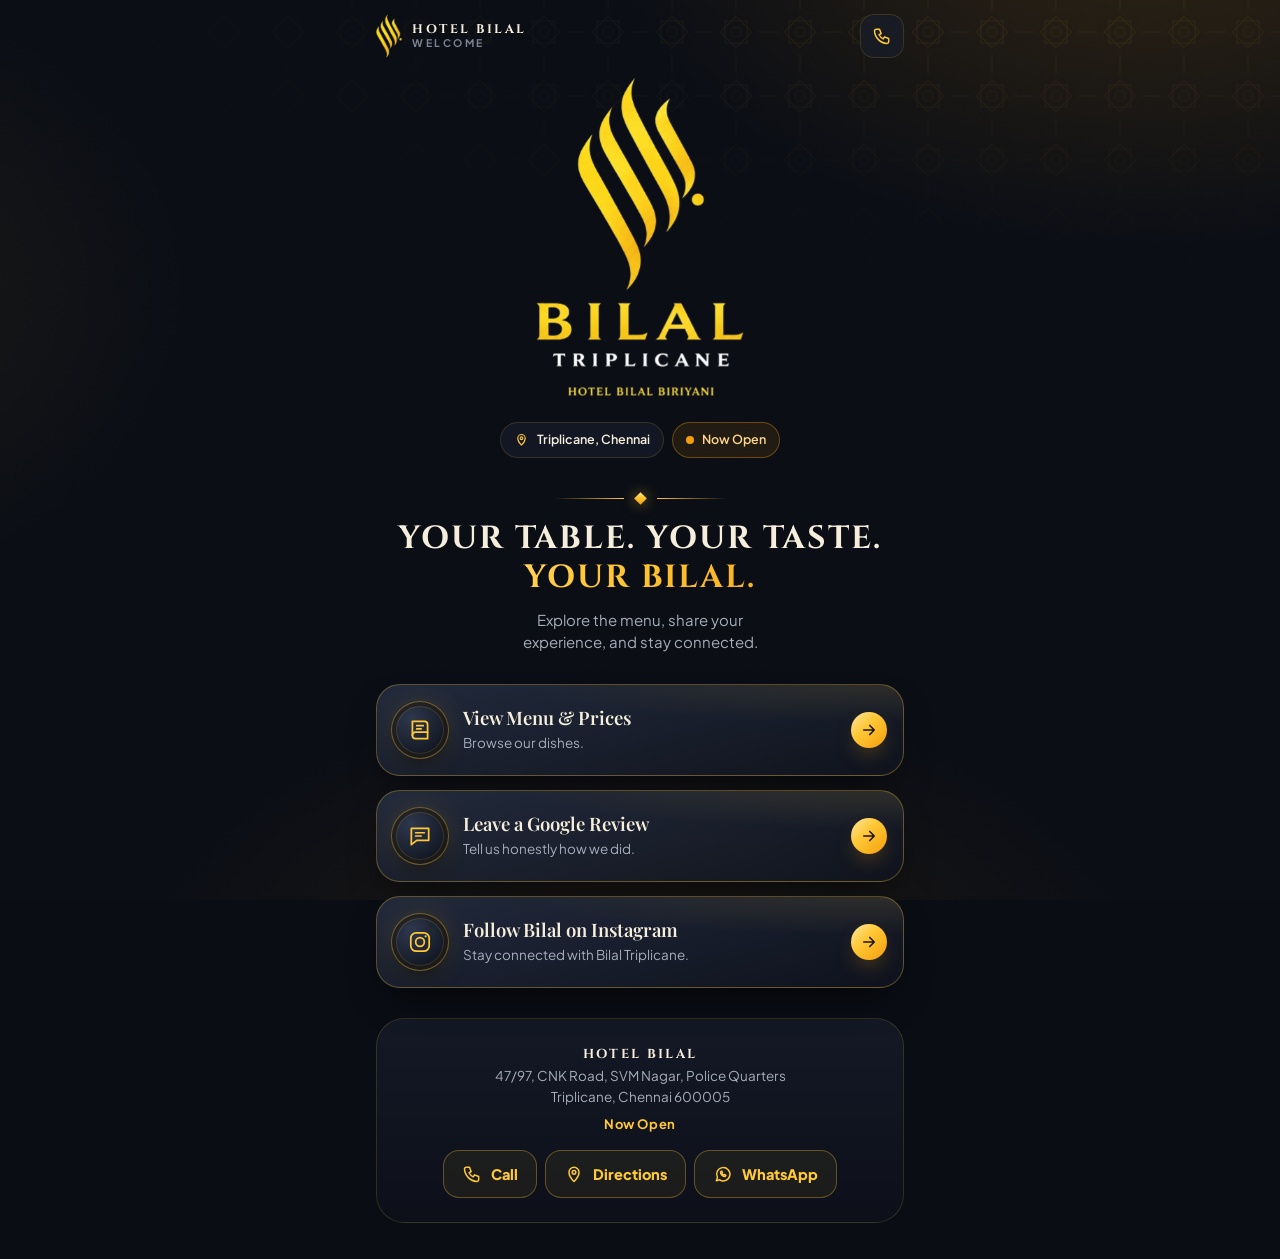
<file: index.html>
<!doctype html>
<!-- Built by "Hotel Bilal/scripts/build-guest-page.ts". Edit the script, not this page. -->
<html lang="en">
<head>
<meta charset="utf-8">
<meta name="viewport" content="width=device-width, initial-scale=1, viewport-fit=cover">
<title>Bilal Triplicane · Menu, Reviews &amp; Instagram</title>
<meta name="description" content="Bilal Triplicane (Hotel Bilal Biriyani), Triplicane, Chennai: view the menu and prices, leave a Google review, or follow Bilal on Instagram.">
<meta name="theme-color" content="#0A0D14">
<meta name="color-scheme" content="dark">
<link rel="canonical" href="https://creativearc111-source.github.io/hotel-bilal-menu/">
<meta property="og:type" content="website">
<meta property="og:title" content="Bilal Triplicane">
<meta property="og:description" content="Explore the menu, share your experience, and stay connected.">
<meta property="og:url" content="https://creativearc111-source.github.io/hotel-bilal-menu/">
<meta property="og:image" content="https://creativearc111-source.github.io/hotel-bilal-menu/og-image.jpg">
<link rel="icon" type="image/png" href="apple-touch-icon.png">
<link rel="apple-touch-icon" href="apple-touch-icon.png">
<script>
/* Links made for the menu when it lived at this address (section links such as #tandoori,
   #sec-tandoori, dish links #i-..., and the staff ?staff tool) still open the menu */
(function () {
  var ids = ["soups","quick-bites","rolls","plate-shawarma","shawarma","salad","tawa-kabab","appetizers","chinese","chinese-side-dishes","tandoori","starters","indian","gravy","curry","bread","roti","rotti","biryani","biriyani","mandi","fried-rice","noodles","milkshakes","juices","soda","falooda","ice-cream","mojito","lassi"];
  var hash = location.hash.slice(1), id = '';
  try { id = decodeURIComponent(hash); } catch (e) { id = hash; }
  var staff = /(^|&)staff(=|&|$)/.test(location.search.slice(1));
  if (staff || ids.indexOf(id.replace(/^sec-/, '')) > -1 || /^i-/.test(id)) location.replace('menu/' + location.search + location.hash);
})();
</script>
<link rel="preconnect" href="https://fonts.googleapis.com">
<link rel="preconnect" href="https://fonts.gstatic.com" crossorigin>
<link rel="stylesheet" href="https://fonts.googleapis.com/css2?family=Cinzel:wght@600;700&family=Playfair+Display:ital,wght@0,500;0,600;0,700;1,500;1,600&family=Plus+Jakarta+Sans:wght@400;500;600;700;800&display=swap">
<style>
/* Design tokens, backdrop and hero pattern: copied from the QR menu (qr-menu-classic/template.html) */
:root{
  --obsidian:#0A0D14;
  --slate:#121722;
  --gold:#FFC837;
  --amber:#F59E0B;
  --gold-soft:#FFE7A3;
  --cream:#F6EEDC;
  --text:#E7E2D6;
  --muted:#A6ADBA;
  --dim:#7A8293;
  --line:rgba(255,200,55,.15);
  --line-strong:rgba(255,200,55,.32);
  --veg:#22A35A;
  --nonveg:#C9472F;
  --ok:#34D27B;
  --grad-gold:linear-gradient(135deg,#FFE7A3 0%,#FFC837 40%,#F59E0B 100%);
  --on-gold:#1E1503;
  --shadow:0 18px 40px -18px rgba(0,0,0,.85);
  --font-brand:'Cinzel','Playfair Display',Georgia,serif;
  --font-display:'Playfair Display',Georgia,serif;
  --font-ui:'Plus Jakarta Sans',system-ui,-apple-system,'Segoe UI',Roboto,sans-serif;
  --ease:cubic-bezier(.22,1,.36,1);
  --sticky-h:124px;
  color-scheme:dark;
}
.ambient{position:fixed;inset:0;z-index:-1;pointer-events:none;
  background:
    radial-gradient(70vmax 45vmax at 90% -12%,rgba(245,158,11,.17),transparent 62%),
    radial-gradient(50vmax 40vmax at -15% 32%,rgba(255,200,55,.07),transparent 60%),
    radial-gradient(70vmax 50vmax at 50% 118%,rgba(245,158,11,.10),transparent 60%),
    var(--obsidian)}
.ambient::after{content:"";position:absolute;inset:0;opacity:.06;mix-blend-mode:overlay;
  background-image:url("data:image/svg+xml,%3Csvg xmlns='http://www.w3.org/2000/svg' width='160' height='160'%3E%3Cfilter id='n'%3E%3CfeTurbulence type='fractalNoise' baseFrequency='.85' numOctaves='2' stitchTiles='stitch'/%3E%3C/filter%3E%3Crect width='100%25' height='100%25' filter='url(%23n)'/%3E%3C/svg%3E")}

.hero-wrap::before{content:"";position:absolute;inset:0;pointer-events:none;opacity:.07;
  background-image:url("data:image/svg+xml,%3Csvg xmlns='http://www.w3.org/2000/svg' width='64' height='64' viewBox='0 0 64 64'%3E%3Cg fill='none' stroke='%23FFC837' stroke-width='1'%3E%3Crect x='21' y='21' width='22' height='22'/%3E%3Crect x='21' y='21' width='22' height='22' transform='rotate(45 32 32)'/%3E%3Ccircle cx='32' cy='32' r='5'/%3E%3Cpath d='M0 32h10M54 32h10M32 0v10M32 54v10'/%3E%3C/g%3E%3C/svg%3E");
  -webkit-mask-image:radial-gradient(120% 90% at 80% 0%,#000 10%,transparent 70%);mask-image:radial-gradient(120% 90% at 80% 0%,#000 10%,transparent 70%)}

/* Base */
*,*::before,*::after{box-sizing:border-box}
html{-webkit-text-size-adjust:100%;text-size-adjust:100%}
body{margin:0;min-height:100vh;background:var(--obsidian);color:var(--text);font-family:var(--font-ui);font-size:15px;line-height:1.5;
  -webkit-font-smoothing:antialiased;-moz-osx-font-smoothing:grayscale;-webkit-tap-highlight-color:transparent;overflow-x:hidden}
a{color:inherit}
::selection{background:rgba(255,200,55,.32);color:#fff}
:focus-visible{outline:2px solid var(--gold);outline-offset:3px;border-radius:12px}
.sr-only{position:absolute!important;width:1px;height:1px;padding:0;margin:-1px;overflow:hidden;clip:rect(0,0,0,0);white-space:nowrap;border:0}
.skip{position:fixed;left:16px;top:-80px;z-index:200;padding:10px 16px;border-radius:12px;background:var(--grad-gold);color:var(--on-gold);font-weight:700;text-decoration:none}
.skip:focus{top:12px}
.ico{width:20px;height:20px;flex:none;fill:none;stroke:currentColor;stroke-width:1.8;stroke-linecap:round;stroke-linejoin:round}
/* Hero: the menu's top bar, logo and pills */
.hero-wrap{position:relative;overflow:hidden}
.hero{position:relative;max-width:560px;margin:0 auto;padding:calc(14px + env(safe-area-inset-top)) 16px 6px}
.topbar{display:flex;align-items:center;justify-content:space-between;gap:12px}
.brandmark{display:flex;align-items:center;gap:10px;min-width:0}
.brand-mark{display:block;height:44px;width:auto;flex:none;mix-blend-mode:screen}
.brandmark-text{display:flex;flex-direction:column;line-height:1.2;min-width:0}
.brandmark-text b{font-family:var(--font-brand);font-size:12.5px;letter-spacing:.2em;color:var(--cream);white-space:nowrap}
.brandmark-text span{font-size:10.5px;letter-spacing:.24em;text-transform:uppercase;color:var(--dim);font-weight:700}
.icon-btn{width:44px;height:44px;border-radius:14px;display:inline-grid;place-items:center;color:var(--gold);flex:none;text-decoration:none;
  background:rgba(24,31,45,.6);border:1px solid var(--line);backdrop-filter:blur(16px);-webkit-backdrop-filter:blur(16px);transition:border-color .2s,background .2s}
.icon-btn:hover{border-color:var(--line-strong);background:rgba(255,200,55,.08)}
.hero-body{padding:18px 0 0;text-align:center}
/* The logo is gold on black; screen blending drops the black so it sits on the page background */
.brand-logo{display:inline-block;width:min(48vw,210px);height:auto;mix-blend-mode:screen}
.hero-badges{display:flex;flex-wrap:wrap;justify-content:center;gap:8px;margin-top:18px}
.pill{display:inline-flex;align-items:center;gap:8px;min-height:36px;padding:0 13px;border-radius:999px;font-size:12.5px;font-weight:600;white-space:nowrap;text-decoration:none;
  background:rgba(24,31,45,.6);border:1px solid var(--line);backdrop-filter:blur(16px);-webkit-backdrop-filter:blur(16px)}
.pill .ico{width:15px;height:15px}
a.pill{color:var(--cream);transition:border-color .2s,background .2s}
a.pill:hover{border-color:var(--line-strong);background:rgba(255,200,55,.07)}
.pill.loc .ico{color:var(--gold)}
/* A launch label, not a live open/closed signal: the dot does not pulse */
.status{color:#FFD58A;background:rgba(245,158,11,.1);border-color:rgba(245,158,11,.35)}
.status .dot{width:8px;height:8px;border-radius:50%;background:var(--amber)}
/* Welcome: the menu's chapter heading (gold diamond ornament, Cinzel kicker) */
main{max-width:560px;margin:0 auto;padding:0 16px calc(36px + env(safe-area-inset-bottom))}
.welcome{text-align:center;padding:30px 0 4px}
.orn{display:flex;align-items:center;justify-content:center;gap:12px}
.orn::before,.orn::after{content:"";width:70px;height:1px;background:linear-gradient(90deg,transparent,var(--gold))}
.orn::after{transform:scaleX(-1)}
.orn i{width:9px;height:9px;transform:rotate(45deg);background:var(--grad-gold);box-shadow:0 0 14px rgba(255,200,55,.6)}
h1{margin:16px 0 0;font-family:var(--font-brand);font-weight:700;font-size:clamp(1.45rem,6.6vw,2rem);line-height:1.22;letter-spacing:.06em;color:var(--cream)}
h1 .line{display:block}
h1 .gold{background:var(--grad-gold);-webkit-background-clip:text;background-clip:text;color:transparent}
.nb{white-space:nowrap}
.lead{margin:12px auto 0;max-width:22rem;color:var(--muted);font-size:15px;text-wrap:balance}
/* The three links: the menu's glass cards and gold medal icons */
.actions{list-style:none;margin:26px 0 0;padding:0;display:grid;gap:14px}
.action{position:relative;display:flex;align-items:center;gap:14px;min-height:92px;padding:16px 16px 16px 14px;border-radius:24px;overflow:hidden;text-decoration:none;
  background:radial-gradient(120% 70% at 100% 0%,rgba(255,200,55,.10),transparent 60%),linear-gradient(165deg,rgba(38,47,67,.85),rgba(16,20,30,.85));
  border:1px solid rgba(255,200,55,.30);box-shadow:var(--shadow);transition:border-color .25s,box-shadow .25s}
.action:hover{border-color:var(--line-strong);box-shadow:0 0 0 1px rgba(255,200,55,.22),0 18px 40px -16px rgba(255,200,55,.3)}
.medal{width:58px;height:58px;flex:none;border-radius:50%;display:grid;place-items:center;color:var(--gold);
  background:radial-gradient(circle at 35% 30%,#2E384D,#121722 70%);
  box-shadow:inset 0 0 0 1px rgba(255,200,55,.38),inset 0 0 0 5px rgba(10,13,20,.6),inset 0 0 0 6px rgba(255,200,55,.14),0 10px 24px -10px rgba(0,0,0,.9),0 0 34px -12px rgba(255,200,55,.45)}
.medal .ico{width:26px;height:26px;stroke-width:1.6}
.label{flex:1;min-width:0}
.title{display:block;font-family:var(--font-display);font-weight:600;font-size:1.16rem;line-height:1.25;color:var(--cream)}
.sub{display:block;margin-top:4px;font-size:13.5px;color:var(--muted)}
.go{flex:none;width:36px;height:36px;border-radius:50%;display:grid;place-items:center;color:var(--on-gold);background:var(--grad-gold);box-shadow:0 10px 22px -10px rgba(245,158,11,.75)}
.go .ico{width:18px;height:18px;stroke-width:2.2}
/* Footer: the menu's footer card */
.footer-card{margin-top:30px;text-align:center;padding:26px 18px 24px;border-radius:28px;background:linear-gradient(180deg,rgba(24,31,45,.7),rgba(14,18,27,.7));border:1px solid var(--line)}
.footer-addr{margin:0 auto;max-width:340px;font-style:normal;color:var(--muted);font-size:13.5px}
.footer-addr strong{display:block;margin-bottom:2px;font-family:var(--font-brand);font-size:13px;letter-spacing:.18em;color:var(--cream)}
.footer-status{margin:8px 0 0;color:var(--gold);font-weight:700;font-size:13px;letter-spacing:.04em}
.footer-links{display:flex;flex-wrap:wrap;justify-content:center;gap:8px;margin-top:16px}
.btn{display:inline-flex;align-items:center;justify-content:center;gap:9px;min-height:48px;padding:0 18px;border-radius:16px;font-weight:800;font-size:14.5px;text-decoration:none;white-space:nowrap;transition:background .2s,border-color .2s}
.btn.ghost{background:rgba(255,200,55,.06);color:var(--gold);border:1px solid var(--line-strong)}
.btn.ghost:hover{background:rgba(255,200,55,.12)}
@media (max-width:359px){.action{gap:11px;padding-right:12px}.medal{width:50px;height:50px}.go{width:32px;height:32px}}
@media (prefers-reduced-motion:reduce){*,*::before,*::after{transition:none!important;animation:none!important;scroll-behavior:auto!important}}
@media (forced-colors:active){.action,.btn,.pill{border:1px solid CanvasText}h1 .gold{color:CanvasText;background:none}}
</style>
</head>
<body>
<a class="skip" href="#links">Skip to the links</a>
<div class="ambient" aria-hidden="true"></div>

<div class="hero-wrap">
  <header class="hero">
    <div class="topbar">
      <div class="brandmark">
        <img class="brand-mark" src="bilal-mark.jpg" alt="" width="131" height="219">
        <div class="brandmark-text"><b>HOTEL BILAL</b><span>Welcome</span></div>
      </div>
      <a class="icon-btn" href="tel:+917708683467" aria-label="Call +91 77086 83467"><svg class="ico" viewBox="0 0 24 24" aria-hidden="true" focusable="false"><path d="M5 4h4l2 5-2.5 1.5a11 11 0 0 0 5 5L15 13l5 2v4a2 2 0 0 1-2 2A16 16 0 0 1 3 6a2 2 0 0 1 2-2"/></svg></a>
    </div>
    <div class="hero-body">
      <img class="brand-logo" src="bilal-logo.jpg" width="600" height="921" alt="Bilal Triplicane, Hotel Bilal Biriyani">
      <div class="hero-badges">
        <a class="pill loc" href="https://www.google.com/maps/place/HOTEL+BILAL/@13.0632831,80.2739507,17z/data=!3m2!4b1!5s0x3a52661e568a3cd9:0xc8098dd3863b58f!4m6!3m5!1s0x3a526753508f6c95:0x2a91e20f90fe7804!8m2!3d13.0632831!4d80.2739507!16s%2Fg%2F11h_hxlx_8" target="_blank" rel="noopener"><svg class="ico" viewBox="0 0 24 24" aria-hidden="true" focusable="false"><path d="M12 21s-6-5.6-6-11a6 6 0 0 1 12 0c0 5.4-6 11-6 11z"/><circle cx="12" cy="10" r="2.2"/></svg>Triplicane, Chennai<span class="sr-only"> (opens Google Maps)</span></a>
        <span class="pill status"><span class="dot" aria-hidden="true"></span>Now Open</span>
      </div>
    </div>
  </header>
</div>

<main>
  <section class="welcome" aria-labelledby="welcome-title">
    <div class="orn" aria-hidden="true"><i></i></div>
    <h1 id="welcome-title"><span class="line"><span class="nb">YOUR TABLE.</span> <span class="nb">YOUR TASTE.</span></span><span class="line gold nb">YOUR BILAL.</span></h1>
    <p class="lead">Explore the menu, share your experience, and stay connected.</p>
  </section>

  <nav id="links" aria-label="Guest links">
    <ul class="actions">
      <li><a class="action" href="menu/"><span class="medal"><svg class="ico" viewBox="0 0 24 24" aria-hidden="true" focusable="false"><path d="M5 4h11a3 3 0 0 1 3 3v13H8a3 3 0 0 1-3-3V4z"/><path d="M5 17a3 3 0 0 1 3-3h11"/><path d="M9 8h6M9 11h4"/></svg></span><span class="label"><span class="title">View Menu &amp; Prices</span><span class="sub">Browse our dishes.</span></span><span class="go"><svg class="ico" viewBox="0 0 24 24" aria-hidden="true" focusable="false"><path d="M5 12h14M13 6l6 6-6 6"/></svg></span></a></li>
      <li><a class="action" href="https://search.google.com/local/writereview?placeid=ChIJlWyPUFNnUjoRBHj-kA_ikSo" target="_blank" rel="noopener"><span class="medal"><svg class="ico" viewBox="0 0 24 24" aria-hidden="true" focusable="false"><path d="M4 5h16v11H9l-5 4V5z"/><path d="M8 9h8M8 12h5"/></svg></span><span class="label"><span class="title">Leave a Google Review</span><span class="sub">Tell us honestly how we did.</span><span class="sr-only"> (opens Google)</span></span><span class="go"><svg class="ico" viewBox="0 0 24 24" aria-hidden="true" focusable="false"><path d="M5 12h14M13 6l6 6-6 6"/></svg></span></a></li>
      <li><a class="action" href="https://www.instagram.com/bilaltriplicane/" target="_blank" rel="noopener"><span class="medal"><svg class="ico" viewBox="0 0 24 24" aria-hidden="true" focusable="false"><rect x="3.5" y="3.5" width="17" height="17" rx="5"/><circle cx="12" cy="12" r="4"/><circle cx="17.2" cy="6.8" r="1" fill="currentColor" stroke="none"/></svg></span><span class="label"><span class="title">Follow Bilal on Instagram</span><span class="sub">Stay connected with Bilal Triplicane.</span><span class="sr-only"> (opens Instagram)</span></span><span class="go"><svg class="ico" viewBox="0 0 24 24" aria-hidden="true" focusable="false"><path d="M5 12h14M13 6l6 6-6 6"/></svg></span></a></li>
    </ul>
  </nav>

  <footer class="footer-card">
    <address class="footer-addr" data-address><strong>HOTEL BILAL</strong>47/97, CNK Road, SVM Nagar, Police Quarters<br>Triplicane, Chennai 600005</address>
    <p class="footer-status">Now Open</p>
    <div class="footer-links">
      <a class="btn ghost" href="tel:+917708683467"><svg class="ico" viewBox="0 0 24 24" aria-hidden="true" focusable="false"><path d="M5 4h4l2 5-2.5 1.5a11 11 0 0 0 5 5L15 13l5 2v4a2 2 0 0 1-2 2A16 16 0 0 1 3 6a2 2 0 0 1 2-2"/></svg>Call</a>
      <a class="btn ghost" href="https://www.google.com/maps/place/HOTEL+BILAL/@13.0632831,80.2739507,17z/data=!3m2!4b1!5s0x3a52661e568a3cd9:0xc8098dd3863b58f!4m6!3m5!1s0x3a526753508f6c95:0x2a91e20f90fe7804!8m2!3d13.0632831!4d80.2739507!16s%2Fg%2F11h_hxlx_8" target="_blank" rel="noopener"><svg class="ico" viewBox="0 0 24 24" aria-hidden="true" focusable="false"><path d="M12 21s-6-5.6-6-11a6 6 0 0 1 12 0c0 5.4-6 11-6 11z"/><circle cx="12" cy="10" r="2.2"/></svg>Directions<span class="sr-only"> (opens Google Maps)</span></a>
      <a class="btn ghost" href="https://wa.me/917708683467?text=Hello%20Bilal%20Triplicane%2C%20I%20have%20a%20question." target="_blank" rel="noopener"><svg class="ico" viewBox="0 0 24 24" aria-hidden="true" focusable="false"><path d="M4 20l1.3-3.9A8 8 0 1 1 8 19z"/><path d="M9 9.5c0 3 2.5 5.5 5.5 5.5l1-1.5-2-1-1 1a4 4 0 0 1-2-2l1-1-1-2z"/></svg>WhatsApp<span class="sr-only"> (opens WhatsApp)</span></a>
    </div>
  </footer>
</main>
</body>
</html>
</file>
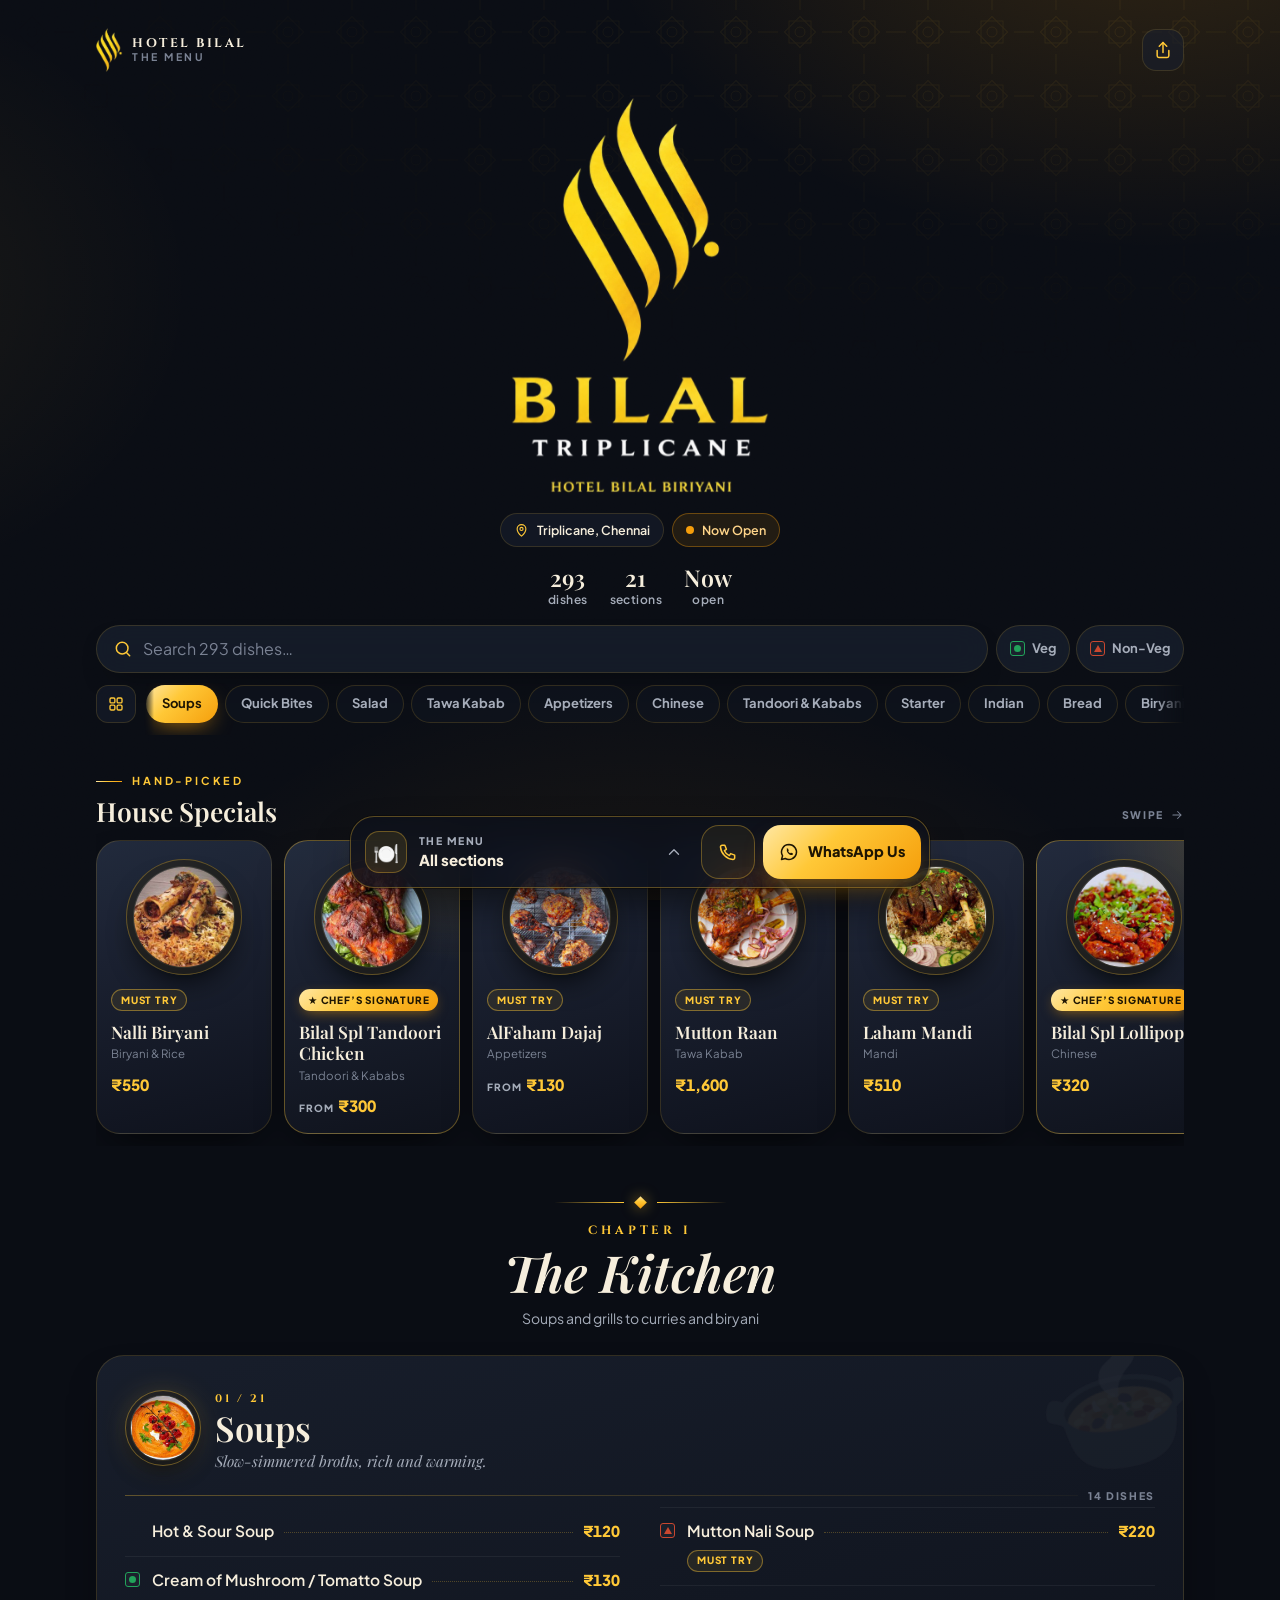
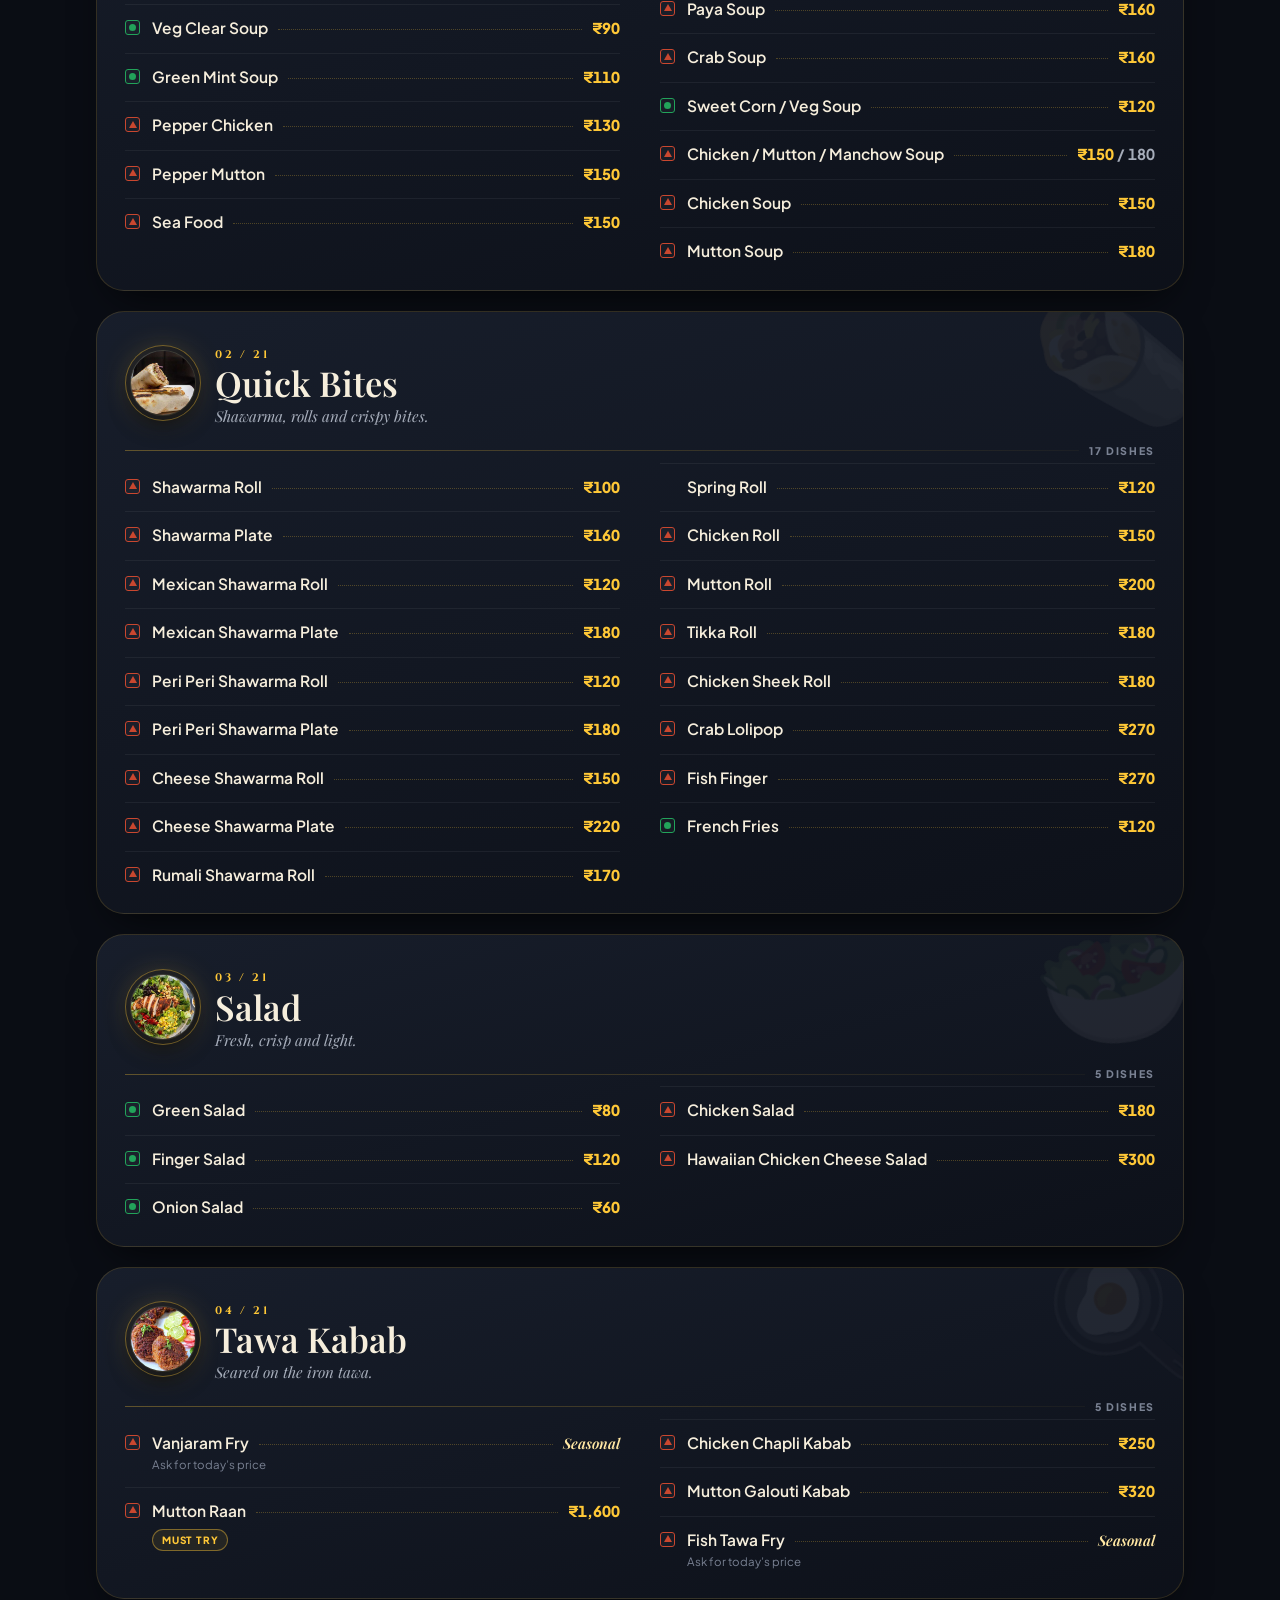
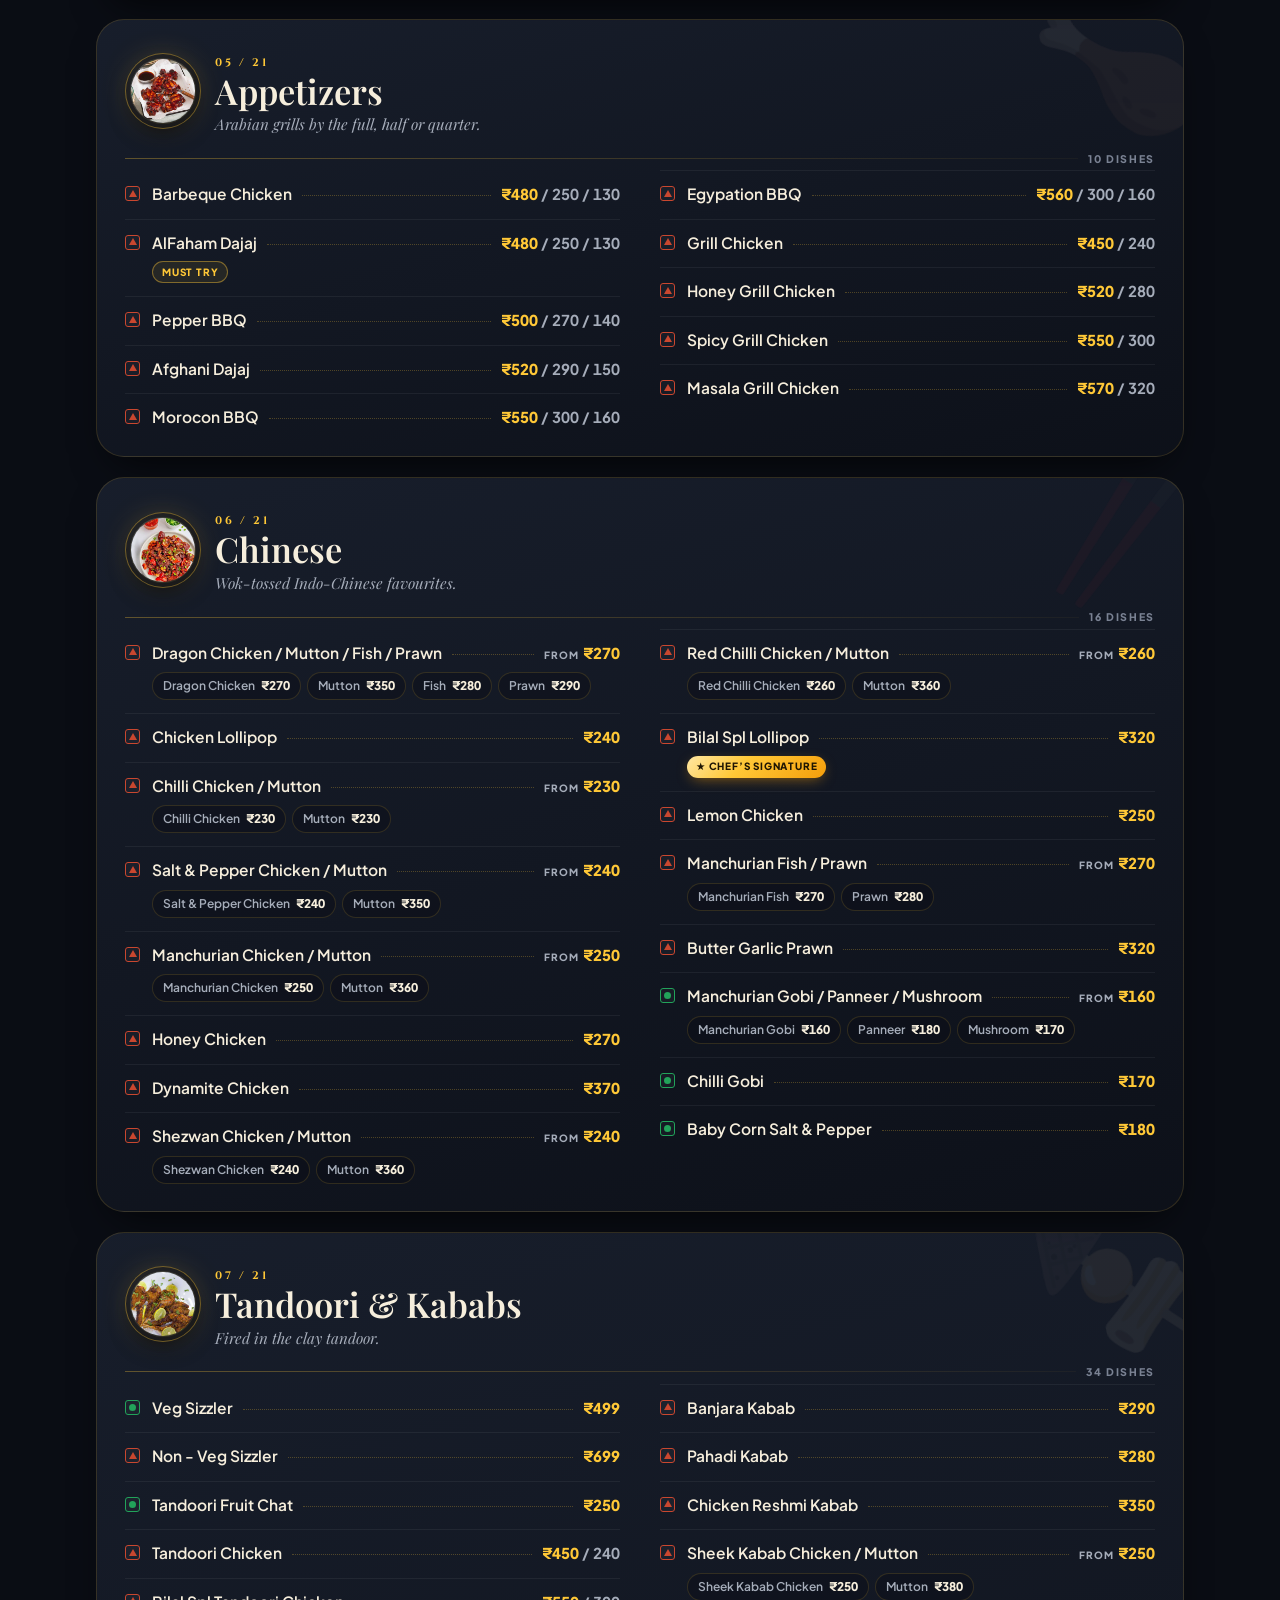
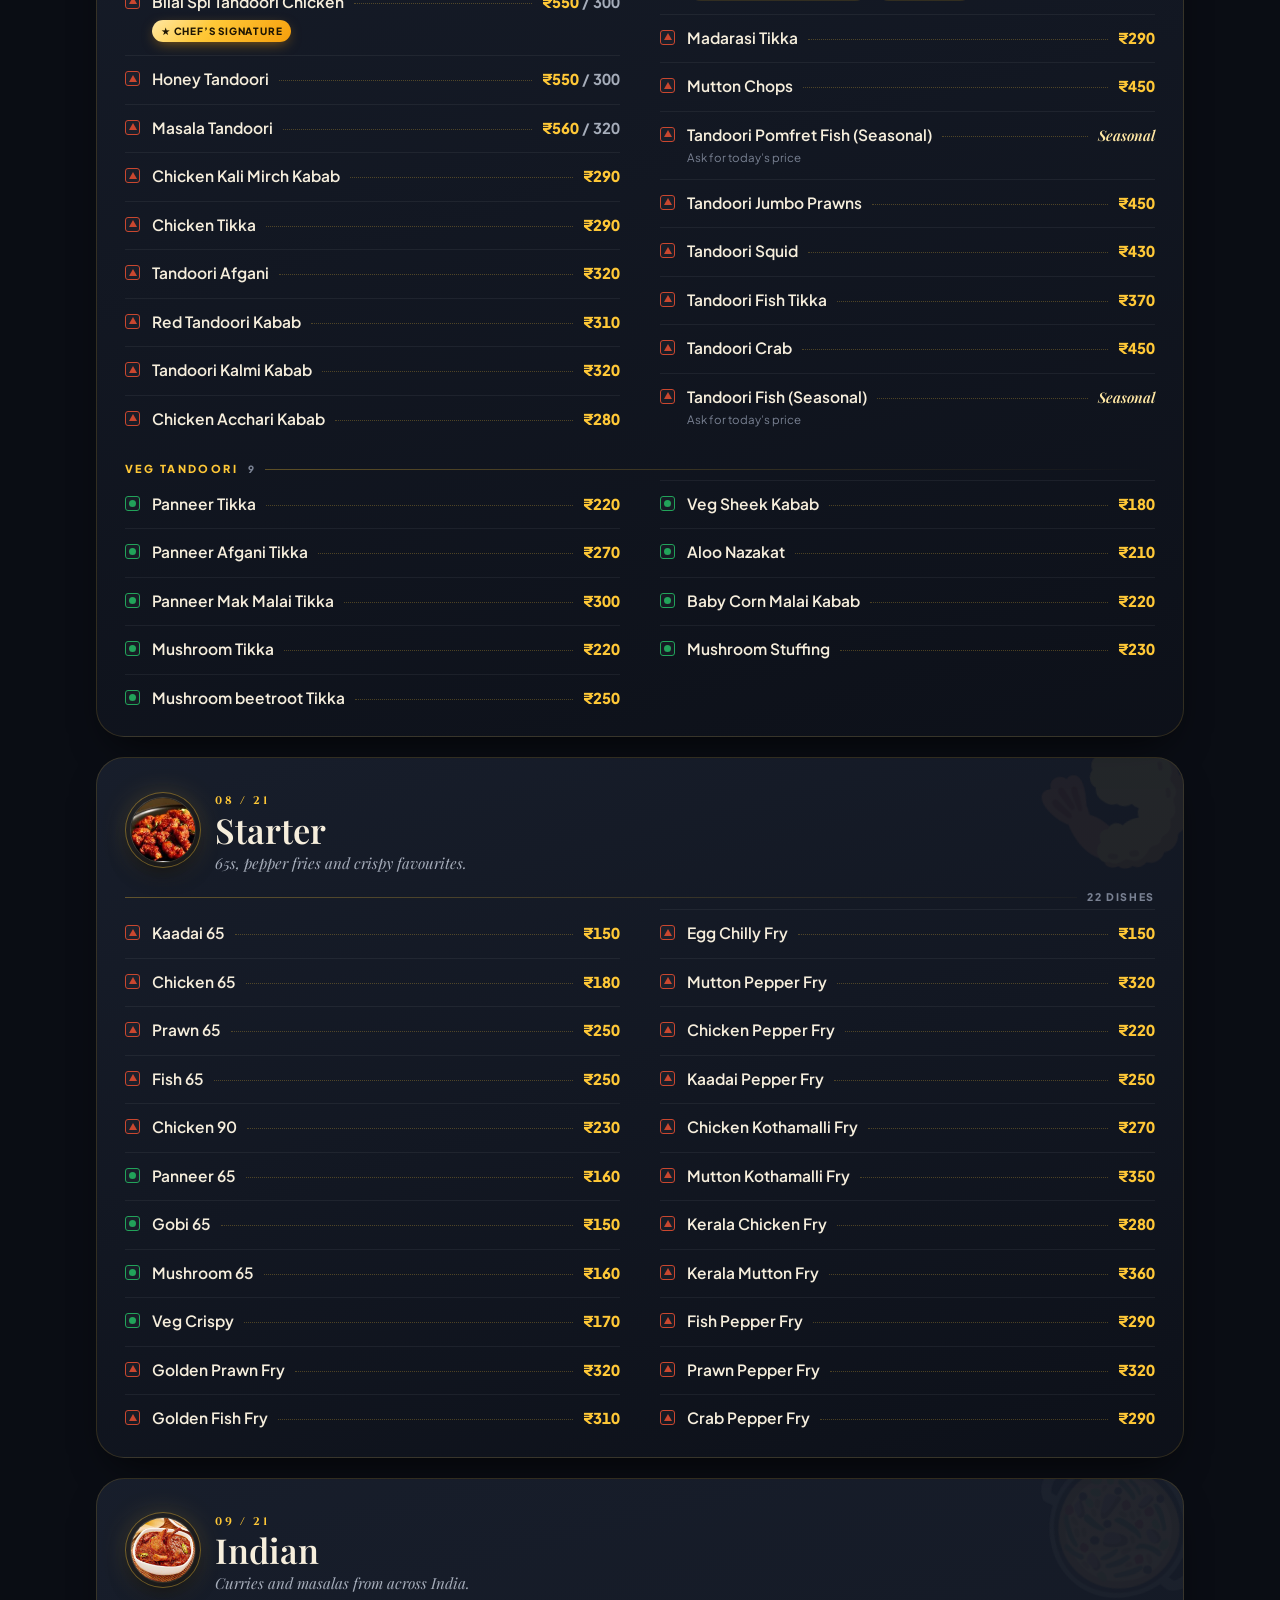
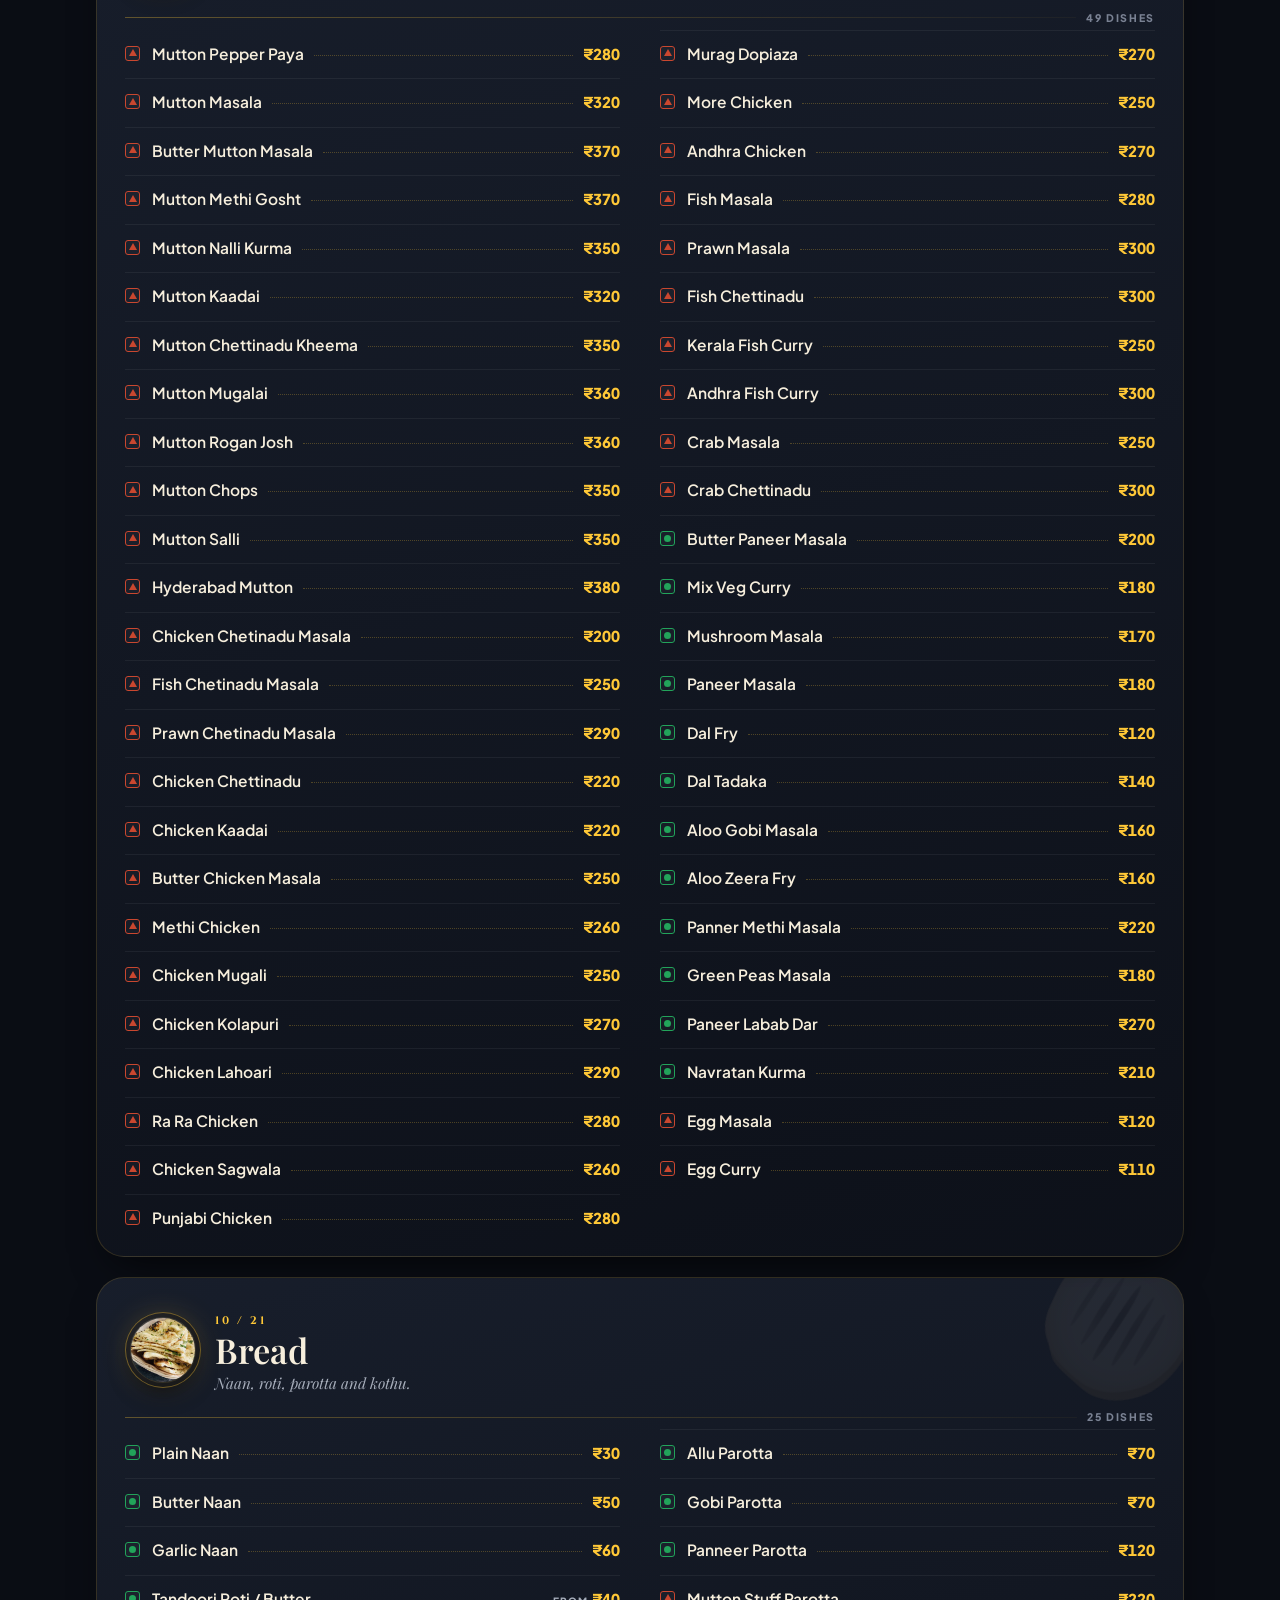
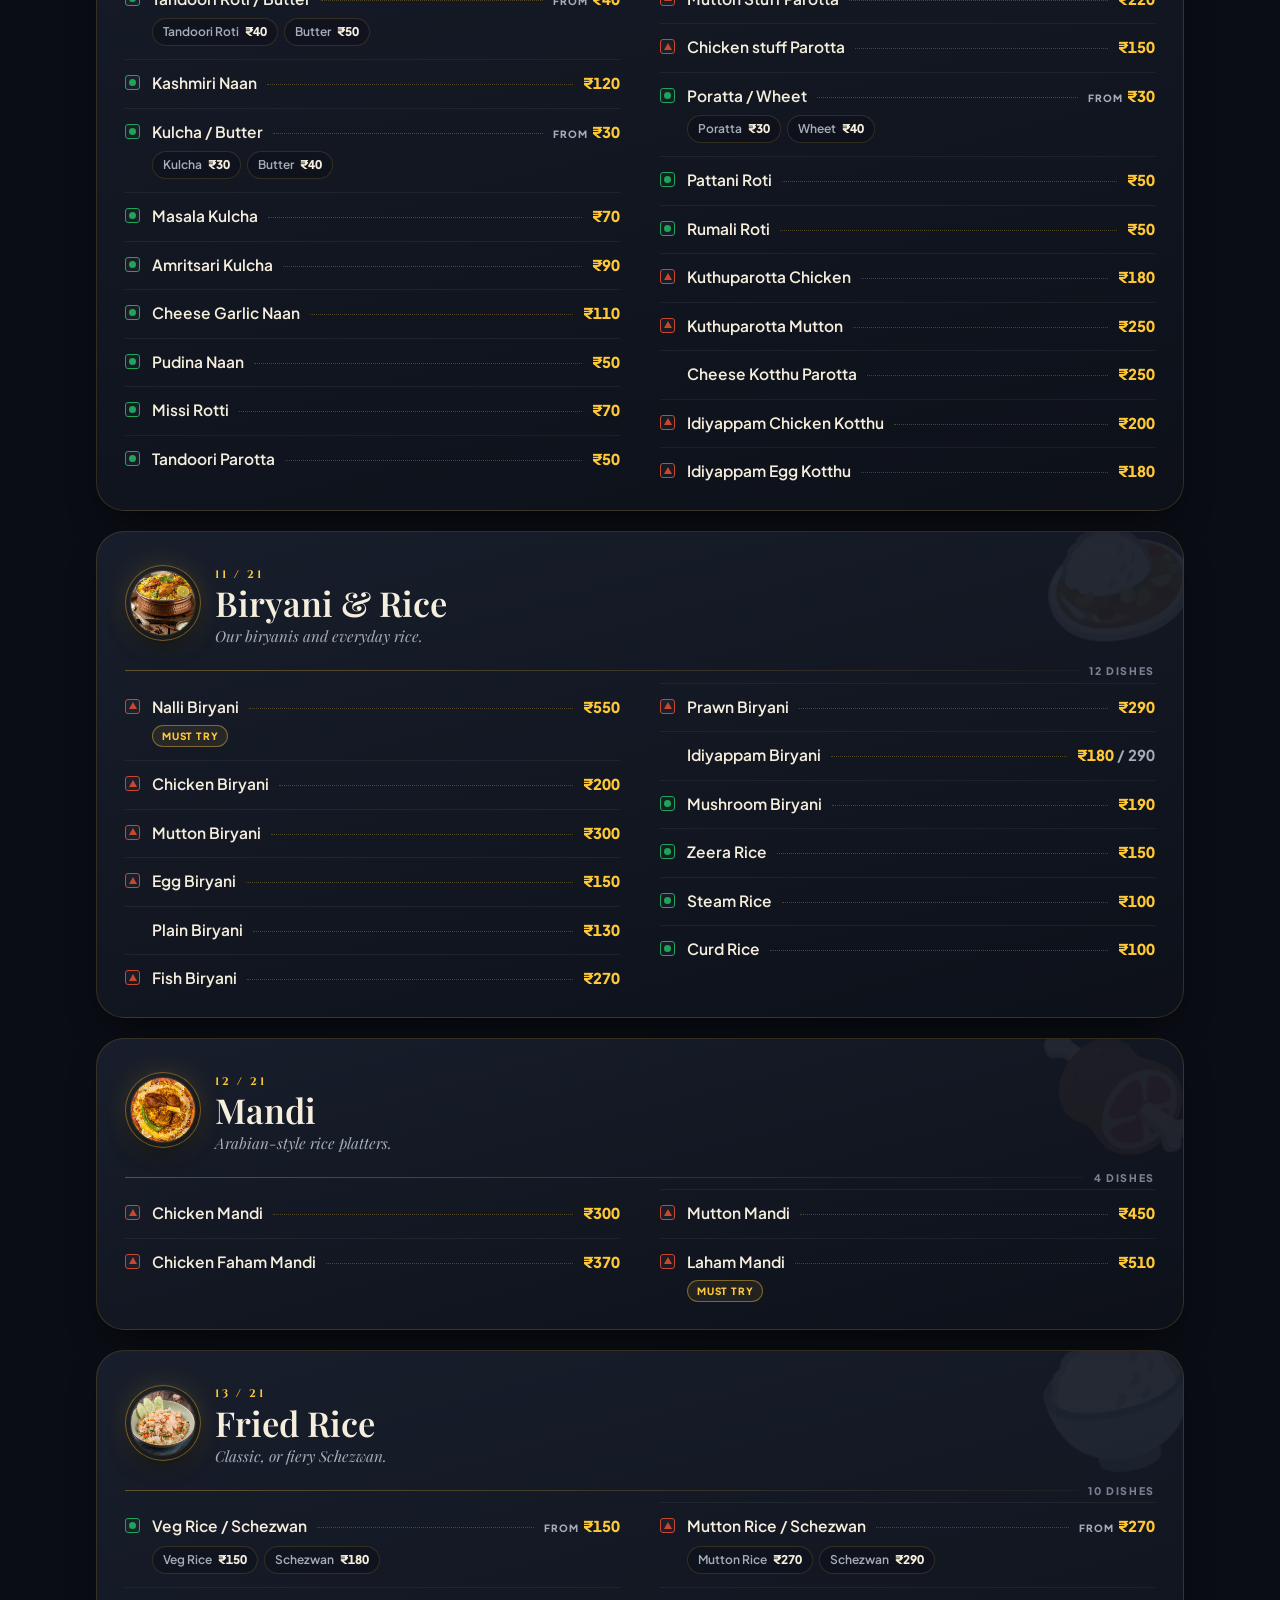
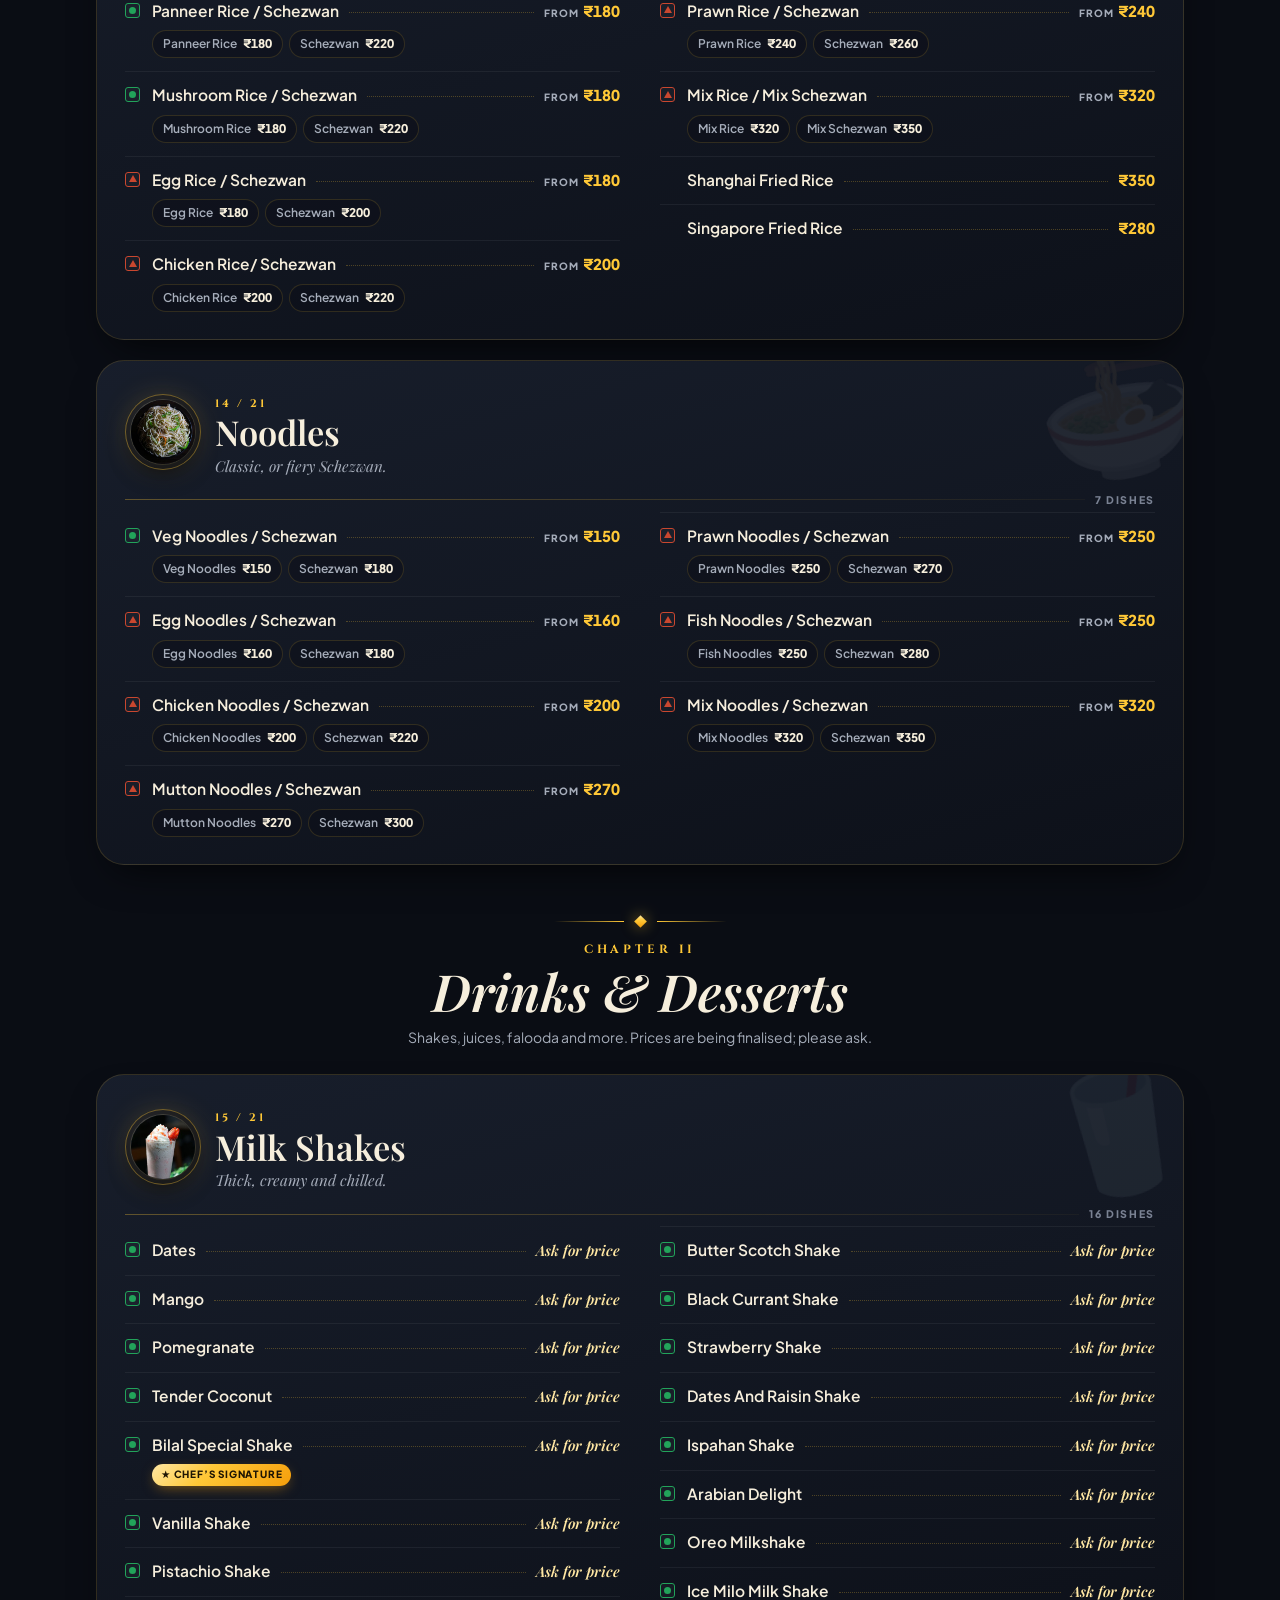
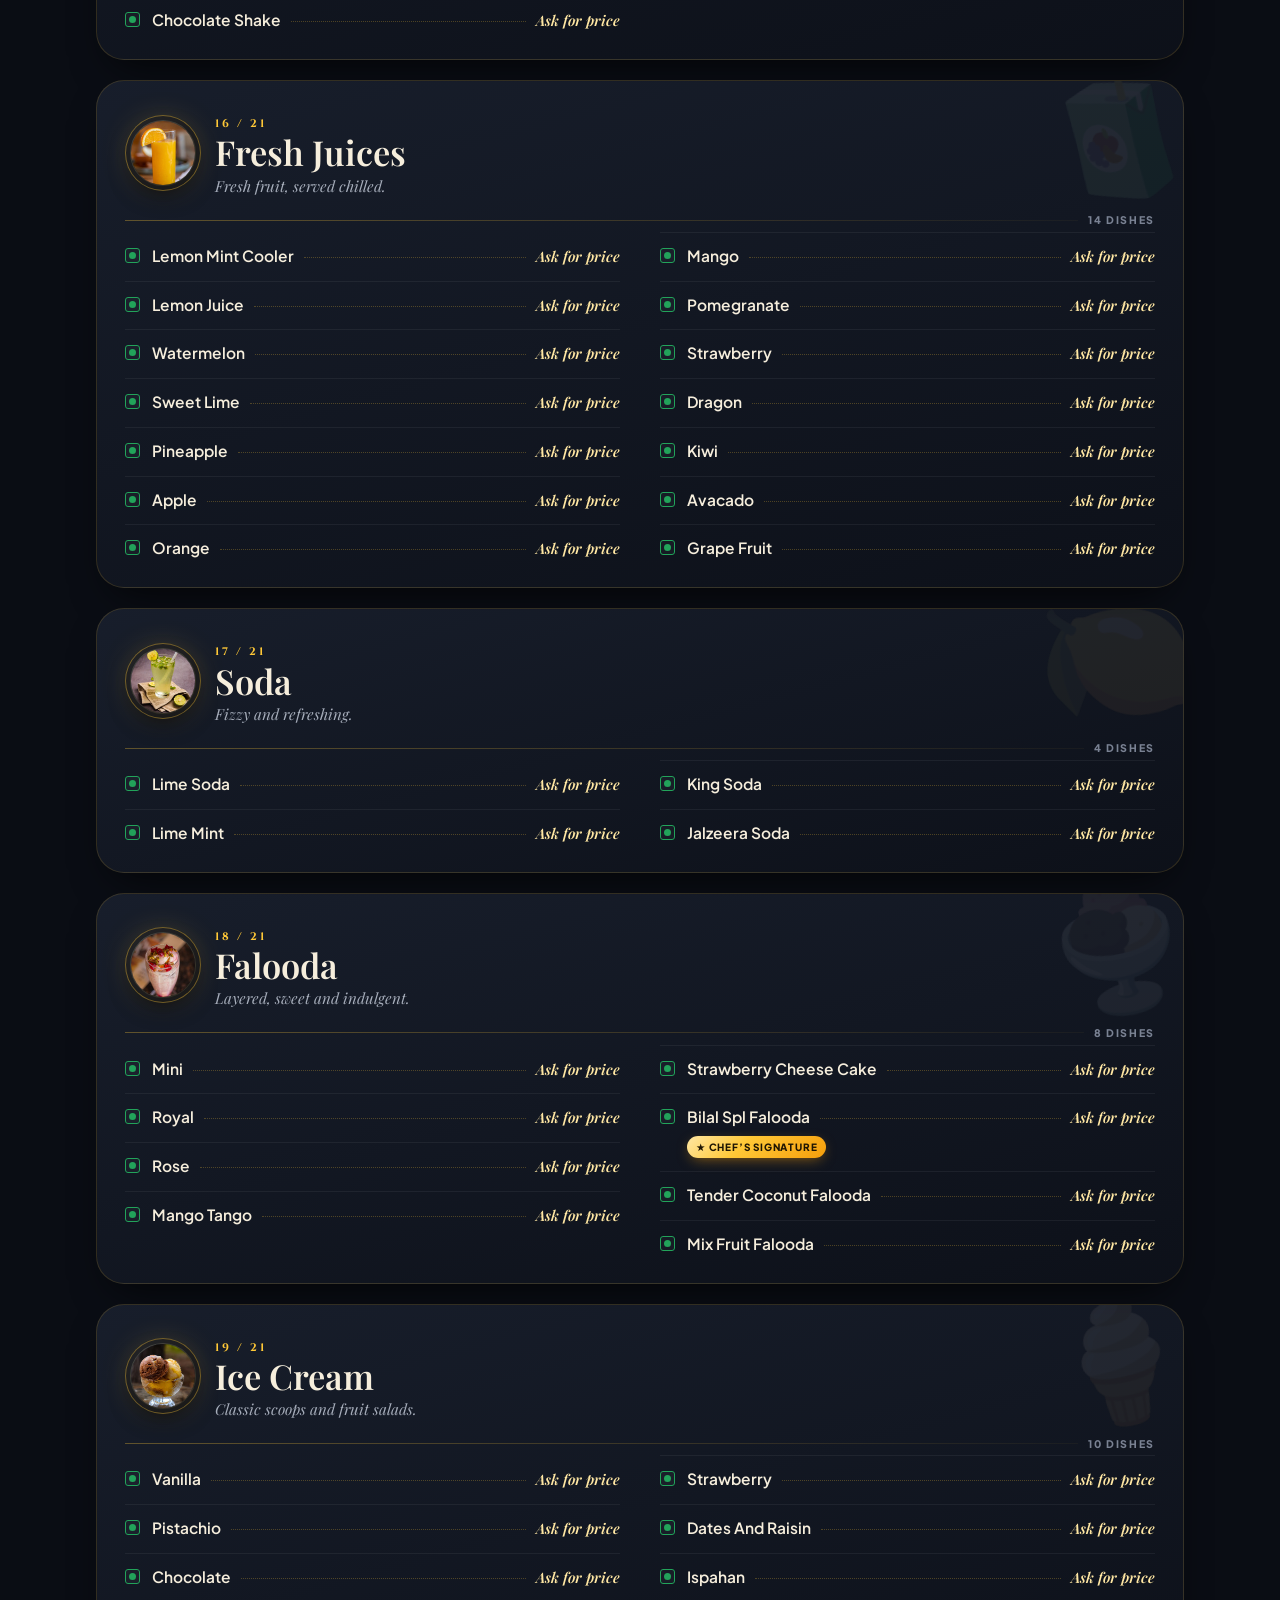
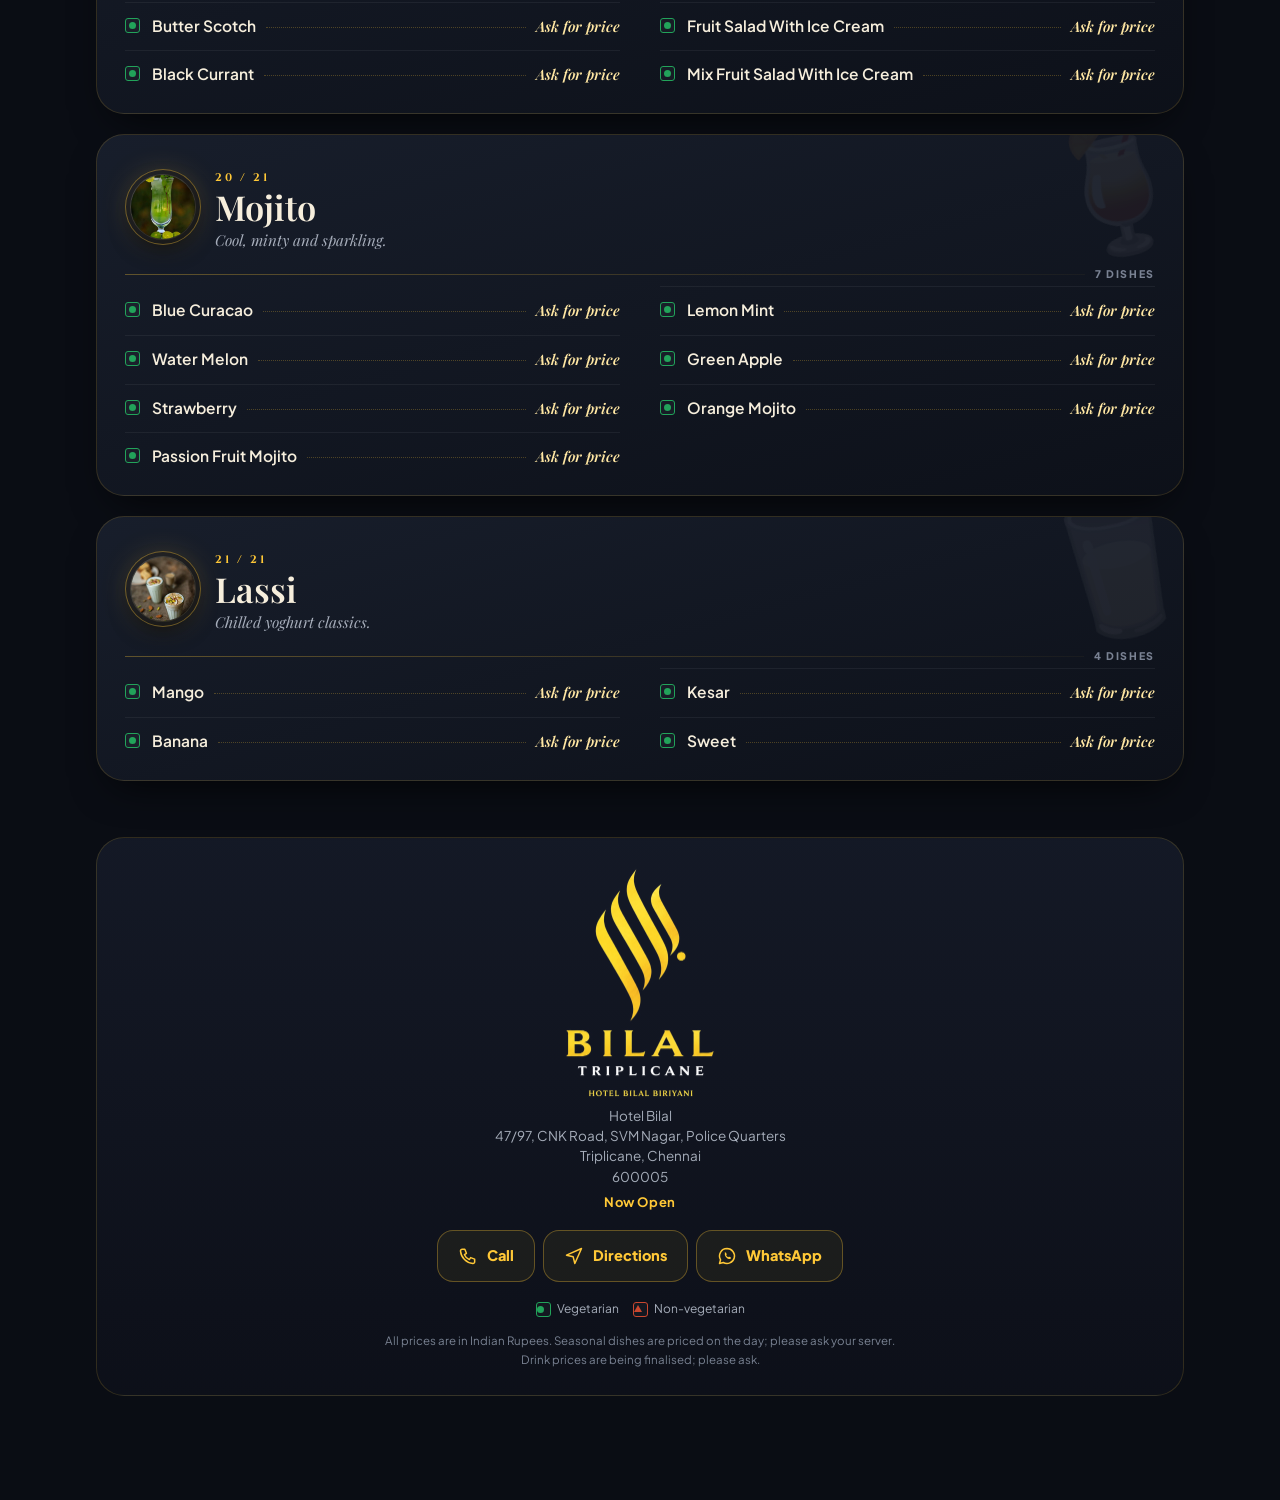
<file: menu/index.html>
<!doctype html>
<!-- Built by "Hotel Bilal/scripts/classic-menu.ts" (qr). Edit the data or the template, not this page. -->
<html lang="en">
<head>
<meta charset="utf-8">
<meta name="viewport" content="width=device-width, initial-scale=1, viewport-fit=cover">
<title>Hotel Bilal · Menu</title>
<meta name="description" content="The full menu of Hotel Bilal, Triplicane, Chennai: biryani, mandi, Arabian grills, tandoori, Chinese, Indian curries, breads, shakes, juices, falooda and more.">
<meta name="theme-color" content="#0A0D14">
<meta name="color-scheme" content="dark">
<meta name="robots" content="noindex">
<meta name="mobile-web-app-capable" content="yes">
<meta name="apple-mobile-web-app-capable" content="yes">
<meta name="apple-mobile-web-app-status-bar-style" content="black-translucent">
<meta name="apple-mobile-web-app-title" content="Hotel Bilal">
<meta property="og:type" content="website">
<meta property="og:title" content="Hotel Bilal · Menu">
<meta property="og:description" content="Biryani, mandi, grills, tandoori and more from Triplicane, Chennai.">
<link rel="icon" type="image/png" href="[data-uri]">
<link rel="apple-touch-icon" href="../apple-touch-icon.png">
<meta property="og:url" content="https://creativearc111-source.github.io/hotel-bilal-menu/menu/">
<meta property="og:image" content="https://creativearc111-source.github.io/hotel-bilal-menu/og-image.jpg">
<meta property="og:image:width" content="1200">
<meta property="og:image:height" content="630">
<meta name="twitter:card" content="summary_large_image">
<link rel="preconnect" href="https://fonts.googleapis.com">
<link rel="preconnect" href="https://fonts.gstatic.com" crossorigin>
<link rel="stylesheet" href="https://fonts.googleapis.com/css2?family=Cinzel:wght@600;700&family=Playfair+Display:ital,wght@0,500;0,600;0,700;1,500;1,600&family=Plus+Jakarta+Sans:wght@400;500;600;700;800&display=swap">
<style>
/* ==========================================================================
   Design tokens
   ========================================================================== */
:root{
  --obsidian:#0A0D14;
  --slate:#121722;
  --gold:#FFC837;
  --amber:#F59E0B;
  --gold-soft:#FFE7A3;
  --cream:#F6EEDC;
  --text:#E7E2D6;
  --muted:#A6ADBA;
  --dim:#7A8293;
  --line:rgba(255,200,55,.15);
  --line-strong:rgba(255,200,55,.32);
  --veg:#22A35A;
  --nonveg:#C9472F;
  --ok:#34D27B;
  --grad-gold:linear-gradient(135deg,#FFE7A3 0%,#FFC837 40%,#F59E0B 100%);
  --on-gold:#1E1503;
  --shadow:0 18px 40px -18px rgba(0,0,0,.85);
  --font-brand:'Cinzel','Playfair Display',Georgia,serif;
  --font-display:'Playfair Display',Georgia,serif;
  --font-ui:'Plus Jakarta Sans',system-ui,-apple-system,'Segoe UI',Roboto,sans-serif;
  --ease:cubic-bezier(.22,1,.36,1);
  --sticky-h:124px;
  color-scheme:dark;
}

/* ==========================================================================
   Base
   ========================================================================== */
*,*::before,*::after{box-sizing:border-box}
[hidden]{display:none!important}
html{-webkit-text-size-adjust:100%;text-size-adjust:100%}
html.locked{overflow:hidden}
body{
  margin:0;min-height:100vh;background:var(--obsidian);color:var(--text);
  font-family:var(--font-ui);font-size:15px;line-height:1.5;
  -webkit-font-smoothing:antialiased;-moz-osx-font-smoothing:grayscale;
  -webkit-tap-highlight-color:transparent;overflow-x:hidden;
  padding-bottom:calc(104px + env(safe-area-inset-bottom));
}
button,input{font:inherit;color:inherit}
button{cursor:pointer;background:none;border:0;padding:0}
a{color:inherit}
::selection{background:rgba(255,200,55,.32);color:#fff}
:focus-visible{outline:2px solid var(--gold);outline-offset:3px;border-radius:10px}
mark{background:rgba(255,200,55,.24);color:var(--gold-soft);border-radius:4px;padding:0 2px}
.sr-only{position:absolute!important;width:1px;height:1px;padding:0;margin:-1px;overflow:hidden;clip:rect(0,0,0,0);white-space:nowrap;border:0}
.skip{position:fixed;left:16px;top:-80px;z-index:200;padding:10px 16px;border-radius:12px;background:var(--grad-gold);color:var(--on-gold);font-weight:700;text-decoration:none;transition:top .2s}
.skip:focus{top:12px}
.ico{width:20px;height:20px;flex:none;fill:none;stroke:currentColor;stroke-width:1.8;stroke-linecap:round;stroke-linejoin:round}
.sprite{position:absolute;width:0;height:0;overflow:hidden}

/* Ambient backdrop: warm glows + film grain */
.ambient{position:fixed;inset:0;z-index:-1;pointer-events:none;
  background:
    radial-gradient(70vmax 45vmax at 90% -12%,rgba(245,158,11,.17),transparent 62%),
    radial-gradient(50vmax 40vmax at -15% 32%,rgba(255,200,55,.07),transparent 60%),
    radial-gradient(70vmax 50vmax at 50% 118%,rgba(245,158,11,.10),transparent 60%),
    var(--obsidian)}
.ambient::after{content:"";position:absolute;inset:0;opacity:.06;mix-blend-mode:overlay;
  background-image:url("data:image/svg+xml,%3Csvg xmlns='http://www.w3.org/2000/svg' width='160' height='160'%3E%3Cfilter id='n'%3E%3CfeTurbulence type='fractalNoise' baseFrequency='.85' numOctaves='2' stitchTiles='stitch'/%3E%3C/filter%3E%3Crect width='100%25' height='100%25' filter='url(%23n)'/%3E%3C/svg%3E")}

/* Shared controls */
.icon-btn{width:42px;height:42px;border-radius:14px;display:inline-grid;place-items:center;color:var(--gold);flex:none;
  background:rgba(24,31,45,.6);border:1px solid var(--line);backdrop-filter:blur(16px);-webkit-backdrop-filter:blur(16px);
  transition:transform .2s var(--ease),border-color .2s,background .2s}
.icon-btn:hover{border-color:var(--line-strong);background:rgba(255,200,55,.08)}
.icon-btn:active{transform:scale(.94)}
.chip-btn{height:42px;padding:0 14px;border-radius:14px;display:inline-flex;align-items:center;gap:8px;color:var(--gold);font-weight:700;font-size:13px;
  background:rgba(24,31,45,.6);border:1px solid var(--line);backdrop-filter:blur(16px);-webkit-backdrop-filter:blur(16px);
  transition:transform .2s var(--ease),border-color .2s,background .2s}
.chip-btn:hover{border-color:var(--line-strong);background:rgba(255,200,55,.08)}
.chip-btn:active{transform:scale(.96)}
.btn{display:inline-flex;align-items:center;justify-content:center;gap:9px;height:52px;padding:0 20px;border-radius:16px;font-weight:800;font-size:14.5px;text-decoration:none;white-space:nowrap;
  transition:transform .2s var(--ease),box-shadow .25s,background .2s,border-color .2s}
.btn:active{transform:scale(.97)}
.btn.gold{background:var(--grad-gold);color:var(--on-gold);box-shadow:0 12px 28px -12px rgba(245,158,11,.7)}
.btn.gold:hover{box-shadow:0 14px 34px -10px rgba(245,158,11,.85)}
.btn.ghost{background:rgba(255,200,55,.06);color:var(--gold);border:1px solid var(--line-strong)}
.btn.ghost:hover{background:rgba(255,200,55,.12)}
.btn[disabled]{opacity:.45;pointer-events:none}
.eyebrow{display:inline-flex;align-items:center;gap:10px;margin:0;font-size:11px;font-weight:700;letter-spacing:.26em;text-transform:uppercase;color:var(--gold)}
.eyebrow::before{content:"";width:26px;height:1px;background:var(--grad-gold)}

/* Veg / non-veg marks (FSSAI style) */
.vmark{width:15px;height:15px;border:1.6px solid;border-radius:3px;display:inline-grid;place-items:center;flex:none;background:rgba(255,255,255,.03)}
.vmark.veg{border-color:var(--veg)}
.vmark.veg::after{content:"";width:7px;height:7px;border-radius:50%;background:var(--veg)}
.vmark.nonveg{border-color:var(--nonveg)}
.vmark.nonveg::after{content:"";width:0;height:0;border-left:4px solid transparent;border-right:4px solid transparent;border-bottom:7px solid var(--nonveg);margin-top:-1px}
.vmark.none{visibility:hidden}
.vmix{display:inline-flex;flex-direction:column;gap:3px;flex:none}
.vmix .vmark{width:13px;height:13px}
.vmix .vmark.veg::after{width:6px;height:6px}
.vmix .vmark.nonveg::after{border-left-width:3.5px;border-right-width:3.5px;border-bottom-width:6px}

/* Badges */
.badge{display:inline-flex;align-items:center;gap:4px;height:22px;padding:0 9px;border-radius:999px;font-size:10px;font-weight:800;letter-spacing:.08em;text-transform:uppercase;white-space:nowrap}
.badge.sig{background:var(--grad-gold);color:var(--on-gold);box-shadow:0 4px 14px -4px rgba(245,158,11,.6)}
.badge.must{color:var(--gold);background:rgba(255,200,55,.08);border:1px solid rgba(255,200,55,.42)}
.badge.promo{color:#93EAB8;background:rgba(52,210,123,.1);border:1px solid rgba(52,210,123,.36)}

/* ==========================================================================
   Hero
   ========================================================================== */
.hero-wrap{position:relative;overflow:hidden}
.hero-wrap::before{content:"";position:absolute;inset:0;pointer-events:none;opacity:.07;
  background-image:url("data:image/svg+xml,%3Csvg xmlns='http://www.w3.org/2000/svg' width='64' height='64' viewBox='0 0 64 64'%3E%3Cg fill='none' stroke='%23FFC837' stroke-width='1'%3E%3Crect x='21' y='21' width='22' height='22'/%3E%3Crect x='21' y='21' width='22' height='22' transform='rotate(45 32 32)'/%3E%3Ccircle cx='32' cy='32' r='5'/%3E%3Cpath d='M0 32h10M54 32h10M32 0v10M32 54v10'/%3E%3C/g%3E%3C/svg%3E");
  -webkit-mask-image:radial-gradient(120% 90% at 80% 0%,#000 10%,transparent 70%);mask-image:radial-gradient(120% 90% at 80% 0%,#000 10%,transparent 70%)}
.hero{position:relative;max-width:1120px;margin:0 auto;padding:calc(14px + env(safe-area-inset-top)) 16px 6px}
.topbar{display:flex;align-items:center;justify-content:space-between;gap:12px}
.brandmark{display:flex;align-items:center;gap:10px;min-width:0}
.brand-mark{display:block;height:44px;width:auto;flex:none;mix-blend-mode:screen}
.brandmark-text{display:flex;flex-direction:column;line-height:1.2;min-width:0}
.brandmark-text b{font-family:var(--font-brand);font-size:12.5px;letter-spacing:.2em;color:var(--cream);white-space:nowrap}
.brandmark-text span{font-size:10.5px;letter-spacing:.24em;text-transform:uppercase;color:var(--dim);font-weight:700}
.top-actions{display:flex;gap:8px;flex:none}
.hero-body{padding:18px 0 0}
.hero-body{text-align:center}
.brand-logo{margin:0 auto;line-height:0}
/* The logo is gold on black; screen blending drops the black so it sits on the page background */
.brand-logo img{display:inline-block;width:min(48vw,230px);height:auto;mix-blend-mode:screen}
.hero-badges{display:flex;flex-wrap:wrap;justify-content:center;gap:8px;margin-top:18px}
.pill{display:inline-flex;align-items:center;gap:8px;height:34px;padding:0 13px;border-radius:999px;font-size:12.5px;font-weight:600;white-space:nowrap;text-decoration:none;
  background:rgba(24,31,45,.6);border:1px solid var(--line);backdrop-filter:blur(16px);-webkit-backdrop-filter:blur(16px)}
.pill .ico{width:15px;height:15px}
a.pill{color:var(--cream);transition:border-color .2s,background .2s}
a.pill:hover{border-color:var(--line-strong);background:rgba(255,200,55,.07)}
.pill.loc .ico{color:var(--gold)}
.status{color:#A8F0C6;background:rgba(52,210,123,.08);border-color:rgba(52,210,123,.28)}
.status .dot{width:8px;height:8px;border-radius:50%;background:var(--ok);animation:pulse 2.2s infinite}
.status.soon{color:#FFD58A;background:rgba(245,158,11,.1);border-color:rgba(245,158,11,.35)}
.status.soon .dot{background:var(--amber);animation:none}
.status.closed{color:#F7B4A6;background:rgba(201,71,47,.1);border-color:rgba(201,71,47,.35)}
.status.closed .dot{background:#E8664C;animation:none}
@keyframes pulse{0%{box-shadow:0 0 0 0 rgba(52,210,123,.6)}70%{box-shadow:0 0 0 9px rgba(52,210,123,0)}100%{box-shadow:0 0 0 0 rgba(52,210,123,0)}}
@keyframes pulseAmber{0%{box-shadow:0 0 0 0 rgba(245,158,11,.6)}70%{box-shadow:0 0 0 9px rgba(245,158,11,0)}100%{box-shadow:0 0 0 0 rgba(245,158,11,0)}}
.hero-stats{display:flex;justify-content:center;gap:22px;margin-top:18px;color:var(--muted);font-size:12px;font-weight:600;letter-spacing:.04em}
.hero-stats b{display:block;font-family:var(--font-display);font-size:1.45rem;font-weight:600;color:var(--cream);letter-spacing:0;line-height:1.1}

/* Offer carousel */
.offers{margin:22px -16px 0;position:relative}
.offer-track{position:relative;display:flex;gap:12px;overflow-x:auto;overscroll-behavior-x:contain;scroll-snap-type:x mandatory;scroll-padding:0 16px;padding:4px 16px 8px;scrollbar-width:none}
.offer-track::-webkit-scrollbar{display:none}
.offer{position:relative;flex:0 0 87%;scroll-snap-align:start;overflow:hidden;border-radius:24px;padding:18px 18px 16px;min-height:150px;
  background:linear-gradient(135deg,rgba(255,200,55,.22),rgba(245,158,11,.07) 46%,rgba(18,23,34,.4)),linear-gradient(180deg,#1A2131,#121722);
  border:1px solid var(--line-strong);box-shadow:var(--shadow);isolation:isolate}
.offer::after{content:"";position:absolute;inset:0;z-index:-1;pointer-events:none;
  background:linear-gradient(105deg,transparent 30%,rgba(255,231,163,.13) 46%,transparent 62%);transform:translateX(-110%);animation:sheen 7s ease-in-out infinite}
.offer:nth-child(2)::after{animation-delay:3.5s}
@keyframes sheen{0%,62%{transform:translateX(-110%)}100%{transform:translateX(110%)}}
.offer-glyph{position:absolute;right:-8px;bottom:-22px;z-index:-1;font-size:104px;line-height:1;transform:rotate(-10deg);opacity:.92;filter:drop-shadow(0 14px 22px rgba(0,0,0,.6))}
.offer-kicker{margin:0;font-size:11px;font-weight:800;letter-spacing:.2em;text-transform:uppercase;color:var(--gold)}
.offer-title{margin:8px 0 14px;max-width:76%;font-family:var(--font-display);font-weight:600;font-size:1.28rem;line-height:1.25;color:var(--cream)}
.offer-title .arr{color:var(--gold);font-family:var(--font-ui);font-weight:700}
.offer-cta{display:inline-flex;align-items:center;gap:6px;height:36px;padding:0 14px;border-radius:999px;font-size:12.5px;font-weight:800;color:var(--on-gold);background:var(--grad-gold);box-shadow:0 10px 22px -10px rgba(245,158,11,.8);transition:transform .2s var(--ease)}
.offer-cta:active{transform:scale(.95)}
.offer-cta .ico{width:15px;height:15px;stroke-width:2.4}
.offer-dots{display:flex;justify-content:center;gap:6px;margin-top:6px}
.offer-dot{width:7px;height:7px;border-radius:999px;background:rgba(255,200,55,.25);transition:width .35s var(--ease),background .35s}
.offer-dot[aria-current="true"]{width:22px;background:var(--gold)}
.offer-dot::before{content:"";display:block;width:24px;height:24px;margin:-8px 0 0 -8px}

/* ==========================================================================
   Sticky search + category bar
   ========================================================================== */
.sticky{position:sticky;top:0;z-index:40;padding:10px 0 0;transition:background .3s,box-shadow .3s,border-color .3s;border-bottom:1px solid transparent}
.sticky.stuck{background:rgba(10,13,20,.76);backdrop-filter:blur(16px) saturate(150%);-webkit-backdrop-filter:blur(16px) saturate(150%);border-bottom-color:var(--line);box-shadow:0 14px 30px -22px rgba(0,0,0,.95)}
.sticky-inner{max-width:1120px;margin:0 auto;padding:0 16px}
.search-row{display:flex;gap:8px;align-items:center}
.search{position:relative;flex:1;min-width:0;display:flex;align-items:center;height:48px;padding:0 6px 0 44px;border-radius:999px;
  background:rgba(24,31,45,.78);border:1px solid var(--line);backdrop-filter:blur(16px);-webkit-backdrop-filter:blur(16px);
  box-shadow:0 12px 30px -18px rgba(0,0,0,.9);transition:border-color .25s,box-shadow .25s}
.search:focus-within{border-color:rgba(255,200,55,.55);box-shadow:0 0 0 4px rgba(255,200,55,.12),0 12px 30px -18px rgba(0,0,0,.9)}
.search>.ico{position:absolute;left:16px;color:var(--gold)}
.search input{flex:1;min-width:0;height:100%;background:none;border:0;outline:0;color:var(--cream);font-size:16px}
.search input::placeholder{color:var(--dim)}
.search input::-webkit-search-cancel-button{-webkit-appearance:none;display:none}
.search-clear{width:36px;height:36px;border-radius:50%;display:grid;place-items:center;color:var(--muted);flex:none}
.search-clear:hover{color:var(--cream);background:rgba(255,255,255,.06)}
.search-clear .ico{width:16px;height:16px}
.diet{display:flex;gap:6px;flex:none}
.diet-pill{height:48px;padding:0 13px;border-radius:999px;display:inline-flex;align-items:center;gap:7px;font-size:13px;font-weight:700;color:var(--muted);
  background:rgba(24,31,45,.78);border:1px solid var(--line);backdrop-filter:blur(16px);-webkit-backdrop-filter:blur(16px);
  transition:color .2s,border-color .2s,background .2s,transform .2s var(--ease)}
.diet-pill:active{transform:scale(.95)}
.diet-pill[aria-pressed="true"][data-diet="veg"]{color:#B9F1CF;border-color:rgba(34,163,90,.7);background:rgba(34,163,90,.16)}
.diet-pill[aria-pressed="true"][data-diet="nonveg"]{color:#F9C3B4;border-color:rgba(201,71,47,.75);background:rgba(201,71,47,.16)}
.cats{display:flex;align-items:flex-start;gap:8px;margin:10px -16px 0 0}
.cats .icon-btn{width:40px;height:38px;border-radius:12px;margin-top:2px}
.cats .icon-btn .ico{width:18px;height:18px}
.cat-track{position:relative;flex:1;min-width:0;display:flex;gap:7px;overflow-x:auto;padding:2px 16px 12px 2px;scrollbar-width:none;
  -webkit-mask-image:linear-gradient(90deg,transparent 0,#000 10px,#000 calc(100% - 28px),transparent);mask-image:linear-gradient(90deg,transparent 0,#000 10px,#000 calc(100% - 28px),transparent)}
.cat-track::-webkit-scrollbar{display:none}
.cat{position:relative;z-index:1;flex:none;height:38px;padding:0 15px;border-radius:999px;border:1px solid var(--line);background:rgba(18,23,34,.55);
  color:var(--muted);font-weight:700;font-size:13px;white-space:nowrap;transition:color .3s,border-color .3s,background .3s,opacity .3s}
.cat:hover{color:var(--cream)}
.cat.active{color:var(--on-gold);border-color:transparent;background:transparent}
.cat.is-empty{opacity:.35}
.cat-ink{position:absolute;z-index:0;top:2px;left:0;height:38px;width:0;border-radius:999px;background:var(--grad-gold);box-shadow:0 8px 22px -8px rgba(245,158,11,.7);pointer-events:none}
.cat-ink.ready{transition:transform .5s var(--ease),width .5s var(--ease)}

/* ==========================================================================
   Menu
   ========================================================================== */
.menu{max-width:1120px;margin:0 auto;padding:4px 16px 0;min-height:100vh}
.result-note{display:flex;align-items:center;justify-content:space-between;gap:10px;margin:14px 0 0;padding:10px 14px;border-radius:14px;
  background:rgba(255,200,55,.06);border:1px solid var(--line);font-size:13px;color:var(--muted)}
.result-note b{color:var(--cream)}
.link-btn{color:var(--gold);font-weight:700;font-size:13px;text-decoration:underline;text-underline-offset:3px;white-space:nowrap}

/* House specials rail */
.specials{margin-top:24px}
.rail-head{display:flex;align-items:flex-end;justify-content:space-between;gap:12px}
.rail-head h2{margin:8px 0 0;font-family:var(--font-display);font-weight:600;font-size:1.65rem;line-height:1.1;color:var(--cream)}
.rail-hint{display:inline-flex;align-items:center;gap:6px;font-size:10.5px;font-weight:800;letter-spacing:.16em;text-transform:uppercase;color:var(--dim);padding-bottom:4px}
.rail-hint .ico{width:14px;height:14px}
.rail{display:flex;gap:12px;overflow-x:auto;scroll-snap-type:x mandatory;scroll-padding:0 16px;padding:14px 16px 12px;margin:0 -16px;scrollbar-width:none;overscroll-behavior-x:contain}
.rail::-webkit-scrollbar{display:none}
.spec{position:relative;flex:0 0 176px;scroll-snap-align:start;display:flex;flex-direction:column;align-items:flex-start;text-align:left;padding:14px 14px 16px;border-radius:24px;overflow:hidden;
  background:linear-gradient(165deg,rgba(38,47,67,.85),rgba(16,20,30,.85));border:1px solid var(--line);box-shadow:var(--shadow);
  transition:transform .35s var(--ease),border-color .3s,box-shadow .35s}
.spec.sig{border-color:rgba(255,200,55,.35);background:radial-gradient(120% 70% at 100% 0%,rgba(255,200,55,.14),transparent 60%),linear-gradient(165deg,rgba(38,47,67,.88),rgba(16,20,30,.88))}
.spec:active{transform:scale(.97)}
@media (hover:hover){.spec:hover{transform:translateY(-4px);border-color:var(--line-strong);box-shadow:0 0 0 1px rgba(255,200,55,.22),0 18px 40px -16px rgba(255,200,55,.3)}}
.spec-plate{align-self:center;width:100px;height:100px;border-radius:50%;display:grid;place-items:center;font-size:48px;line-height:1;margin:4px 0 14px;
  background:radial-gradient(circle at 34% 28%,#2C3549,#141A26 68%);
  box-shadow:inset 0 0 0 1px rgba(255,200,55,.3),inset 0 0 0 7px rgba(10,13,20,.55),inset 0 0 0 8px rgba(255,200,55,.14),0 16px 30px -14px rgba(0,0,0,.95)}
.spec-plate span{filter:drop-shadow(0 8px 10px rgba(0,0,0,.55));transition:transform .5s var(--ease)}
@media (hover:hover){.spec:hover .spec-plate span{transform:scale(1.08) rotate(-6deg)}}
.spec-name{margin-top:10px;font-family:var(--font-display);font-weight:600;font-size:1.08rem;line-height:1.22;color:var(--cream)}
.spec-meta{margin-top:3px;font-size:11.5px;color:var(--dim)}
.spec-price{margin-top:10px;font-weight:800;color:var(--gold);font-variant-numeric:tabular-nums}
.spec-price small{font-size:10px;font-weight:800;letter-spacing:.1em;text-transform:uppercase;color:var(--muted);margin-right:4px}

/* Chapter dividers */
.chapter{text-align:center;padding:52px 0 6px}
.orn{display:flex;align-items:center;justify-content:center;gap:12px}
.orn::before,.orn::after{content:"";width:70px;height:1px;background:linear-gradient(90deg,transparent,var(--gold))}
.orn::after{transform:scaleX(-1)}
.orn i{width:9px;height:9px;transform:rotate(45deg);background:var(--grad-gold);box-shadow:0 0 14px rgba(255,200,55,.6)}
.chapter-kicker{margin:14px 0 0;font-family:var(--font-brand);font-size:12px;font-weight:700;letter-spacing:.32em;color:var(--gold)}
.chapter-title{margin:6px 0 0;font-family:var(--font-display);font-style:italic;font-weight:600;font-size:clamp(2.1rem,9.5vw,3.2rem);line-height:1.08;color:var(--cream)}
.chapter-sub{margin:8px 0 0;color:var(--muted);font-size:14px}

/* Section cards */
.section{position:relative;overflow:hidden;margin-top:16px;padding:20px 16px 8px;border-radius:28px;scroll-margin-top:calc(var(--sticky-h) + 8px);
  background:linear-gradient(165deg,rgba(31,39,56,.66),rgba(15,19,29,.66));border:1px solid var(--line);box-shadow:var(--shadow);
  transition:opacity .7s var(--ease),transform .7s var(--ease)}
.section::before{content:attr(data-icon);position:absolute;right:-16px;top:-26px;font-size:132px;line-height:1;opacity:.07;pointer-events:none;transform:rotate(-12deg);filter:saturate(.6)}
.section.reveal:not(.in){opacity:0;transform:translateY(22px)}
.sec-head{position:relative;display:flex;align-items:center;gap:14px}
.medal{width:60px;height:60px;flex:none;border-radius:50%;display:grid;place-items:center;font-size:29px;line-height:1;
  background:radial-gradient(circle at 35% 30%,#2E384D,#121722 70%);
  box-shadow:inset 0 0 0 1px rgba(255,200,55,.38),inset 0 0 0 5px rgba(10,13,20,.6),inset 0 0 0 6px rgba(255,200,55,.14),0 10px 24px -10px rgba(0,0,0,.9),0 0 34px -12px rgba(255,200,55,.45)}
.medal span{filter:drop-shadow(0 6px 8px rgba(0,0,0,.5))}
.medal.has-photo{width:76px;height:76px}
.medal.has-photo img,.spec-plate.has-photo img{display:block;border-radius:50%;object-fit:cover;background:#121722}
.medal.has-photo img{width:calc(100% - 12px);height:calc(100% - 12px)}
.spec-plate.has-photo{width:116px;height:116px}
.spec-plate.has-photo img{width:calc(100% - 16px);height:calc(100% - 16px);transition:transform .5s var(--ease)}
@media (hover:hover){.spec:hover .spec-plate.has-photo img{transform:scale(1.05)}}
.footer-addr{white-space:pre-line}
.sec-titles{min-width:0;flex:1}
.sec-index{font-family:var(--font-brand);font-size:11px;font-weight:700;letter-spacing:.24em;color:var(--gold)}
.sec-title{margin:2px 0 0;font-family:var(--font-display);font-weight:600;font-size:clamp(1.55rem,6.6vw,2.15rem);line-height:1.08;color:var(--cream)}
.sec-tag{margin:4px 0 0;font-family:var(--font-display);font-style:italic;color:var(--muted);font-size:.95rem;line-height:1.35}
.sec-rule{display:flex;align-items:center;gap:10px;margin:16px 0 4px;font-size:10.5px;font-weight:800;letter-spacing:.16em;text-transform:uppercase;color:var(--dim)}
.sec-rule::before{content:"";flex:1;height:1px;background:linear-gradient(90deg,var(--line-strong),rgba(255,200,55,.04))}
.sub-head{display:flex;align-items:center;gap:10px;margin:18px 0 2px;font-size:11px;font-weight:800;letter-spacing:.22em;text-transform:uppercase;color:var(--gold)}
.sub-head::after{content:"";flex:1;height:1px;background:linear-gradient(90deg,var(--line-strong),transparent)}
.sub-head small{font-size:10px;color:var(--dim);letter-spacing:.12em}

/* Item rows */
.items{list-style:none;margin:0;padding:0}
.item{position:relative;display:flex;align-items:flex-start;gap:12px;padding:13px 12px;margin:0 -12px;border-radius:14px;transition:background .25s}
.item::before{content:"";position:absolute;left:12px;right:12px;top:0;height:1px;background:rgba(255,255,255,.055)}
.items > .item:first-child::before{display:none}
.item:active{background:rgba(255,200,55,.07)}
@media (hover:hover){.item:hover{background:rgba(255,200,55,.045)}}
.item > .vmark,.item > .vmix{margin-top:3px}
.item-body{flex:1;min-width:0}
.item-line{display:flex;align-items:baseline;gap:10px}
.item-name{min-width:0;font-weight:600;font-size:15.5px;line-height:1.38;color:var(--cream)}
.leader{flex:1;min-width:14px;border-bottom:1.5px dotted rgba(255,200,55,.26);transform:translateY(-4px)}
.item-price{flex:none;font-weight:800;font-size:15px;color:var(--gold);font-variant-numeric:tabular-nums;white-space:nowrap}
.item-price small{font-size:10px;font-weight:800;letter-spacing:.1em;text-transform:uppercase;color:var(--muted);margin-right:4px}
.item-price .alt{color:var(--muted);font-weight:700}
.seasonal{font-family:var(--font-display);font-style:italic;font-weight:600;font-size:14.5px;color:var(--gold-soft)}
.item-note{margin-top:2px;font-size:11.5px;color:var(--dim)}
.item-badges{display:flex;flex-wrap:wrap;gap:6px;margin-top:7px}
.chips{display:flex;flex-wrap:wrap;gap:6px;margin-top:8px}
.chip{display:inline-flex;align-items:center;gap:6px;height:28px;padding:0 10px;border-radius:999px;border:1px solid var(--line);background:rgba(10,13,20,.4);font-size:12px;font-weight:600;color:var(--muted);font-variant-numeric:tabular-nums;transition:opacity .25s,border-color .25s,color .25s}
.chip b{color:var(--cream);font-weight:800}
.chip.hit{border-color:var(--gold);color:var(--gold);background:rgba(255,200,55,.08)}
.chip.dim{opacity:.32}
.section.in .item{animation:rowIn .6s var(--ease) backwards;animation-delay:var(--d,0ms)}
@keyframes rowIn{from{opacity:0;transform:translateY(10px)}to{opacity:1;transform:none}}
.item.flash{animation:itemFlash 1.9s var(--ease)!important}
@keyframes itemFlash{0%,100%{background:transparent;box-shadow:none}20%,60%{background:rgba(255,200,55,.12);box-shadow:inset 0 0 0 1px rgba(255,200,55,.6)}}

.empty{margin:40px auto 0;max-width:420px;text-align:center;padding:30px 20px;border-radius:24px;background:rgba(18,23,34,.6);border:1px dashed var(--line-strong)}
.empty-glyph{font-size:44px}
.empty h3{margin:10px 0 6px;font-family:var(--font-display);font-size:1.35rem;color:var(--cream)}
.empty p{margin:0;color:var(--muted);font-size:14px}
.suggest{display:flex;flex-wrap:wrap;justify-content:center;gap:8px;margin-top:16px}
.suggest button{height:34px;padding:0 13px;border-radius:999px;border:1px solid var(--line);color:var(--gold);font-weight:700;font-size:12.5px;background:rgba(255,200,55,.05)}
.suggest button:hover{background:rgba(255,200,55,.12)}

/* Footer */
.footer{max-width:1120px;margin:56px auto 0;padding:0 16px}
.footer-card{position:relative;overflow:hidden;text-align:center;padding:30px 20px 26px;border-radius:28px;background:linear-gradient(180deg,rgba(24,31,45,.7),rgba(14,18,27,.7));border:1px solid var(--line)}
.footer-logo{display:block;width:150px;height:auto;margin:0 auto;mix-blend-mode:screen}
.sec-anchor{position:absolute;top:0;left:0;width:1px;height:1px;scroll-margin-top:calc(var(--sticky-h) + 8px)}
.footer-addr{margin:8px auto 0;max-width:340px;color:var(--muted);font-size:13.5px}
.footer-hours{margin:6px 0 0;color:var(--gold);font-weight:700;font-size:13px;letter-spacing:.04em}
.footer-links{display:flex;flex-wrap:wrap;justify-content:center;gap:8px;margin-top:18px}
.legend{display:flex;justify-content:center;flex-wrap:wrap;gap:14px;margin-top:18px;font-size:12px;color:var(--muted)}
.legend span{display:inline-flex;align-items:center;gap:6px}
.fine{margin:14px auto 0;max-width:520px;color:var(--dim);font-size:11.5px;line-height:1.6}

/* ==========================================================================
   Floating dock + back to top
   ========================================================================== */
.dock{position:fixed;left:50%;bottom:calc(12px + env(safe-area-inset-bottom));z-index:60;transform:translateX(-50%);
  width:min(580px,calc(100% - 20px));display:flex;align-items:center;gap:8px;padding:8px;border-radius:24px;
  background:rgba(13,17,26,.82);backdrop-filter:blur(18px) saturate(160%);-webkit-backdrop-filter:blur(18px) saturate(160%);
  border:1px solid var(--line-strong);box-shadow:0 22px 50px -18px rgba(0,0,0,.95),0 0 0 1px rgba(0,0,0,.35);
  animation:dockIn .7s var(--ease) .3s both}
@keyframes dockIn{from{transform:translate(-50%,140%)}to{transform:translate(-50%,0)}}
.nav-btn{flex:1;min-width:0;display:flex;align-items:center;gap:12px;height:54px;padding:0 10px 0 6px;border-radius:18px;text-align:left;transition:background .2s,transform .2s var(--ease)}
.nav-btn:hover{background:rgba(255,255,255,.04)}
.nav-btn:active{transform:scale(.98)}
.nav-ico{position:relative;width:42px;height:42px;border-radius:14px;display:grid;place-items:center;flex:none;color:var(--gold);background:rgba(255,200,55,.1);border:1px solid var(--line-strong);font-size:21px;line-height:1}
.nav-meta{min-width:0;flex:1;display:flex;flex-direction:column;line-height:1.2}
.nav-meta small{font-size:10.5px;font-weight:800;letter-spacing:.14em;text-transform:uppercase;color:var(--muted);white-space:nowrap;overflow:hidden;text-overflow:ellipsis}
.nav-meta strong{margin-top:3px;font-size:15px;font-weight:800;color:var(--cream);white-space:nowrap;overflow:hidden;text-overflow:ellipsis}
.nav-btn .chev{color:var(--muted);width:18px;height:18px}
.dock .call{width:54px;height:54px;padding:0;border-radius:18px;flex:none}
.dock .wa{height:54px;padding:0 16px;border-radius:18px;flex:none}
.dock .wa .long{display:none}
@media (max-width:429px){.dock .wa{width:54px;padding:0}.nav-btn .chev{display:none}}
@media (min-width:430px){.dock .wa .long{display:inline}}
.panel-actions{display:flex;gap:8px;flex:none}

/* ==========================================================================
   Overlays (section index + QR modal)
   ========================================================================== */
.overlay{position:fixed;inset:0;z-index:90;display:flex;align-items:flex-end;justify-content:center}
.backdrop{position:absolute;inset:0;background:rgba(4,6,10,.62);backdrop-filter:blur(6px);-webkit-backdrop-filter:blur(6px);opacity:0;transition:opacity .35s}
.overlay.open .backdrop{opacity:1}
.panel{position:relative;width:min(640px,100%);max-height:90vh;max-height:90dvh;display:flex;flex-direction:column;outline:none;
  border-radius:30px 30px 0 0;background:rgba(15,19,29,.95);backdrop-filter:blur(24px) saturate(150%);-webkit-backdrop-filter:blur(24px) saturate(150%);
  border:1px solid var(--line-strong);border-bottom:0;box-shadow:0 -30px 80px -30px rgba(0,0,0,.9);
  transform:translateY(100%);transition:transform .5s var(--ease);padding-bottom:env(safe-area-inset-bottom)}
.overlay.open .panel{transform:none}
.panel.dragging{transition:none}
.grabber{width:44px;height:5px;border-radius:999px;background:rgba(255,255,255,.18);margin:10px auto 0;flex:none}
.panel-head{display:flex;align-items:flex-start;justify-content:space-between;gap:12px;padding:12px 20px 14px;border-bottom:1px solid var(--line);touch-action:none;flex:none}
.panel-head h2{margin:6px 0 0;font-family:var(--font-display);font-weight:600;font-size:1.55rem;line-height:1.15;color:var(--cream)}
.panel-sub{margin:4px 0 0;font-size:12.5px;color:var(--dim)}
.panel-body{flex:1;min-height:0;overflow:auto;overscroll-behavior:contain;padding:6px 20px 22px}
@media (min-width:760px){
  .overlay{align-items:center;padding:24px}
  .panel{border-radius:30px;border-bottom:1px solid var(--line-strong);transform:translateY(24px) scale(.97);opacity:0;transition:transform .45s var(--ease),opacity .3s}
  .overlay.open .panel{transform:none;opacity:1}
  .grabber{display:none}
}

/* Section index */
.idx-chapter{display:flex;align-items:center;gap:10px;margin:18px 0 10px;font-size:11px;font-weight:800;letter-spacing:.22em;text-transform:uppercase;color:var(--gold)}
.idx-chapter::after{content:"";flex:1;height:1px;background:linear-gradient(90deg,var(--line-strong),transparent)}
.idx-grid{display:grid;grid-template-columns:1fr 1fr;gap:8px}
.idx-tile{display:flex;align-items:center;gap:10px;min-width:0;padding:9px 10px;border-radius:16px;text-align:left;background:rgba(255,255,255,.03);border:1px solid var(--line);
  transition:transform .2s var(--ease),background .2s,border-color .2s;animation:tileIn .5s var(--ease) backwards;animation-delay:var(--d,0ms)}
.idx-tile:hover{background:rgba(255,200,55,.06)}
.idx-tile:active{transform:scale(.97)}
.idx-tile.active{border-color:var(--gold);background:rgba(255,200,55,.1)}
.idx-tile[aria-disabled="true"]{opacity:.32;pointer-events:none}
.idx-ico{width:40px;height:40px;border-radius:12px;display:grid;place-items:center;flex:none;font-size:21px;background:radial-gradient(circle at 35% 30%,#2A3346,#121722 75%);box-shadow:inset 0 0 0 1px rgba(255,200,55,.25)}
.idx-text{min-width:0;display:flex;flex-direction:column;line-height:1.2}
.idx-name{font-weight:700;font-size:13.5px;color:var(--cream);overflow:hidden;display:-webkit-box;-webkit-line-clamp:2;-webkit-box-orient:vertical}
.idx-count{margin-top:2px;font-size:11px;font-weight:700;color:var(--dim)}
@keyframes tileIn{from{opacity:0;transform:translateY(8px)}to{opacity:1;transform:none}}
@media (min-width:560px){.idx-grid{grid-template-columns:repeat(3,1fr)}}

/* QR modal */
.qr-panel{width:min(920px,100%)}
.qr-body{display:grid;gap:18px;padding-top:16px}
.qr-preview{position:relative;display:grid;place-items:center;padding:16px;border-radius:22px;background:radial-gradient(circle at 50% 0%,rgba(255,200,55,.10),transparent 60%),rgba(8,10,16,.6);border:1px solid var(--line)}
.qr-preview canvas{display:block;height:min(46vh,440px);width:auto;max-width:100%;aspect-ratio:1240/1748;border-radius:14px;box-shadow:0 24px 50px -20px rgba(0,0,0,.9)}
.qr-status{position:absolute;inset:16px;display:grid;place-items:center;text-align:center;padding:20px;border-radius:14px;background:rgba(10,13,20,.86);color:var(--muted);font-size:13.5px}
.qr-form{display:flex;flex-direction:column;gap:14px}
.field{display:flex;flex-direction:column;gap:6px;min-width:0}
.field>span{font-size:11px;font-weight:800;letter-spacing:.14em;text-transform:uppercase;color:var(--muted)}
.field input{height:46px;padding:0 14px;border-radius:14px;background:rgba(10,13,20,.6);border:1px solid var(--line);color:var(--cream);outline:none;font-size:16px;min-width:0;transition:border-color .2s,box-shadow .2s}
.field input:focus{border-color:rgba(255,200,55,.6);box-shadow:0 0 0 4px rgba(255,200,55,.1)}
.field input::placeholder{color:var(--dim)}
.hint{margin:-6px 0 0;font-size:12.5px;color:var(--dim);line-height:1.5;word-break:break-word}
.hint.warn{color:#FFC98A}
.qr-actions{display:grid;grid-template-columns:1fr 1fr;gap:10px;margin-top:4px}
.qr-actions .btn:first-child{grid-column:1/-1}
@media (min-width:760px){
  .qr-body{grid-template-columns:minmax(0,1fr) minmax(0,1fr);align-items:start}
  .qr-preview canvas{height:min(60vh,520px)}
}

/* Toast */
.toast{position:fixed;left:50%;bottom:calc(92px + env(safe-area-inset-bottom));z-index:130;display:flex;align-items:center;gap:14px;max-width:calc(100% - 32px);
  padding:12px 16px;border-radius:16px;background:rgba(24,31,45,.95);border:1px solid var(--line-strong);color:var(--cream);font-size:13.5px;font-weight:600;
  box-shadow:0 18px 40px -16px rgba(0,0,0,.95);transform:translate(-50%,20px);opacity:0;pointer-events:none;transition:transform .35s var(--ease),opacity .25s}
.toast.show{transform:translate(-50%,0);opacity:1}

/* Entrance */
.rise{animation:rise .9s var(--ease) both}
.rise.d1{animation-delay:.08s}.rise.d2{animation-delay:.16s}.rise.d3{animation-delay:.24s}.rise.d4{animation-delay:.32s}
@keyframes rise{from{opacity:0;transform:translateY(16px)}to{opacity:1;transform:none}}

.noscript{max-width:520px;margin:40px auto;padding:20px;border-radius:18px;border:1px solid var(--line-strong);text-align:center;color:var(--cream)}

/* ==========================================================================
   Responsive
   ========================================================================== */
@media (max-width:389px){
  .diet-pill .lbl{display:none}
  .diet-pill{width:48px;padding:0;justify-content:center}
  .chip-btn .lbl{display:none}
  .chip-btn{width:42px;padding:0;justify-content:center}
}
@media (max-width:359px){
  .brandmark-text span{display:none}
  .section{padding:18px 14px 8px}
  .item-name{font-size:15px}
  .dock{gap:6px;padding:7px}
  .dock .call{width:50px;height:50px}
  .dock .wa{height:50px}
  .nav-btn{gap:10px;padding:0 4px}
}
@media (min-width:760px){
  body{font-size:15.5px}
  .hero{padding-top:28px}
  .hero-body{padding-top:24px}
  .brand-logo img{width:260px}
  .offers{margin:28px 0 0}
  .offer-track{padding:4px 0 8px;scroll-padding:0}
  .offer{flex-basis:calc(50% - 6px);min-height:164px;padding:22px}
  .offer-dots{display:none}
  .cats{margin-right:0}
  .cat-track{padding-right:0}
  .rail{margin:0;padding:14px 0 12px;scroll-padding:0}
  .section{padding:28px 28px 14px;margin-top:20px}
}
@media (min-width:900px){
  .items{columns:2;column-gap:40px}
  .item{break-inside:avoid}
  .items > .item::before{display:block}
}

@media (prefers-reduced-motion:reduce){
  *,*::before,*::after{animation-duration:.001ms!important;animation-delay:0ms!important;animation-iteration-count:1!important;transition-duration:.001ms!important;scroll-behavior:auto!important}
  .section.reveal:not(.in){opacity:1;transform:none}
}

/* ==========================================================================
   Print: table tent card only (activated from the QR modal)
   ========================================================================== */
#printArea{display:none}
@media print{
  @page{size:A4 portrait;margin:10mm}
  body.print-card{background:#fff!important;padding:0!important;min-height:0}
  body.print-card > *:not(#printArea){display:none!important}
  body.print-card #printArea{display:block!important}
  .tent{display:flex;flex-direction:column;align-items:center}
  .tent img{height:128mm;width:auto}
  .tent img.flip{transform:rotate(180deg)}
  .fold{width:91mm;height:0;border-top:1px dashed #888;margin:3mm 0;position:relative}
  .fold span{position:absolute;right:-24mm;top:-2.2mm;font:9pt/1 sans-serif;color:#888}
  .print-note{margin:4mm 0 0;font:9pt/1.4 sans-serif;color:#666;text-align:center}
}
</style>
</head>
<body>
<!-- SVG sprite: monogram + icons -->
<svg class="sprite" aria-hidden="true" focusable="false">
  <symbol id="i-search" viewBox="0 0 24 24"><circle cx="11" cy="11" r="7"/><path d="m20 20-3.6-3.6"/></symbol>
  <symbol id="i-pin" viewBox="0 0 24 24"><path d="M12 21s-7-6.1-7-11.5a7 7 0 0 1 14 0C19 14.9 12 21 12 21z"/><circle cx="12" cy="9.5" r="2.5"/></symbol>
  <symbol id="i-qr" viewBox="0 0 24 24"><rect x="3" y="3" width="7" height="7" rx="1.5"/><rect x="14" y="3" width="7" height="7" rx="1.5"/><rect x="3" y="14" width="7" height="7" rx="1.5"/><path d="M14 14h3v3h-3zM20 14v.01M14 20.5v.01M17 17h3.5v3.5H17z"/></symbol>
  <symbol id="i-share" viewBox="0 0 24 24"><path d="M12 3v12"/><path d="m7.5 7.5 4.5-4.5 4.5 4.5"/><path d="M5 12.5V19a2 2 0 0 0 2 2h10a2 2 0 0 0 2-2v-6.5"/></symbol>
  <symbol id="i-phone" viewBox="0 0 24 24"><path d="M5 4h3.2l1.9 4.8-2.4 1.6a11 11 0 0 0 5.9 5.9l1.6-2.4L20 15.8V19a2 2 0 0 1-2.1 2A16.5 16.5 0 0 1 3 6.1 2 2 0 0 1 5 4z"/></symbol>
  <symbol id="i-wa" viewBox="0 0 24 24"><path d="M12 3a9 9 0 0 0-7.7 13.6L3 21l4.5-1.2A9 9 0 1 0 12 3z"/><path d="M9.1 8.3c.2-.4.5-.5.8-.5h.5c.2 0 .4.1.5.4l.7 1.6c.1.2 0 .5-.1.6l-.5.6c.6 1.1 1.4 1.9 2.5 2.5l.6-.5c.2-.2.4-.2.6-.1l1.6.7c.3.1.4.3.4.5v.5c0 .3-.1.6-.5.8-.6.3-1.4.4-2.2.1-2.1-.8-3.7-2.4-4.5-4.5-.3-.8-.2-1.6.1-2.2z" fill="currentColor" stroke="none"/></symbol>
  <symbol id="i-grid" viewBox="0 0 24 24"><rect x="4" y="4" width="6.5" height="6.5" rx="1.6"/><rect x="13.5" y="4" width="6.5" height="6.5" rx="1.6"/><rect x="4" y="13.5" width="6.5" height="6.5" rx="1.6"/><rect x="13.5" y="13.5" width="6.5" height="6.5" rx="1.6"/></symbol>
  <symbol id="i-close" viewBox="0 0 24 24"><path d="M6 6l12 12M18 6 6 18"/></symbol>
  <symbol id="i-up" viewBox="0 0 24 24"><path d="M12 19V5M6 11l6-6 6 6"/></symbol>
  <symbol id="i-chev-up" viewBox="0 0 24 24"><path d="m6 15 6-6 6 6"/></symbol>
  <symbol id="i-download" viewBox="0 0 24 24"><path d="M12 4v11"/><path d="m7 10 5 5 5-5"/><path d="M5 20h14"/></symbol>
  <symbol id="i-print" viewBox="0 0 24 24"><path d="M7 9V3h10v6"/><rect x="3" y="9" width="18" height="8" rx="2"/><path d="M7 14h10v7H7z"/></symbol>
  <symbol id="i-copy" viewBox="0 0 24 24"><rect x="9" y="9" width="11" height="11" rx="2"/><path d="M5 15V5a2 2 0 0 1 2-2h8"/></symbol>
  <symbol id="i-arrow" viewBox="0 0 24 24"><path d="M5 12h14M13 6l6 6-6 6"/></symbol>
  <symbol id="i-nav" viewBox="0 0 24 24"><path d="m3 11 18-8-8 18-2-8z"/></symbol>
</svg>

<a class="skip" href="#menu">Skip to menu</a>
<div class="ambient" aria-hidden="true"></div>

<!-- ======================= HERO ======================= -->
<div class="hero-wrap">
  <header class="hero">
    <div class="topbar">
      <div class="brandmark">
        <img class="brand-mark rise" id="markImg" src="[data-uri]" alt="" width="131" height="219">
        <div class="brandmark-text rise"><b>HOTEL BILAL</b><span>The Menu</span></div>
      </div>
      <div class="top-actions rise">
        <button type="button" class="icon-btn" id="shareBtn" aria-label="Share this menu"><svg class="ico"><use href="#i-share"/></svg></button>
        <button type="button" class="chip-btn" id="qrBtn" aria-haspopup="dialog" aria-label="Table QR cards" hidden><svg class="ico"><use href="#i-qr"/></svg><span class="lbl">Table QR</span></button>
      </div>
    </div>

    <div class="hero-body">
      <h1 class="brand-logo"><img class="rise d1" id="heroLogo" src="[data-uri]" alt="Bilal Triplicane, Hotel Bilal Biriyani" width="600" height="921"></h1>
      <div class="hero-badges rise d3">
        <a class="pill loc" id="locBadge" href="https://www.google.com/maps/place/HOTEL+BILAL/@13.0632831,80.2739507,17z/data=!3m2!4b1!5s0x3a52661e568a3cd9:0xc8098dd3863b58f!4m6!3m5!1s0x3a526753508f6c95:0x2a91e20f90fe7804!8m2!3d13.0632831!4d80.2739507!16s%2Fg%2F11h_hxlx_8" target="_blank" rel="noopener" aria-label="Triplicane, Chennai. Open directions in Google Maps"><svg class="ico"><use href="#i-pin"/></svg><span data-cfg="locality"></span></a>
        <span class="pill status" id="status" role="status"><span class="dot" aria-hidden="true"></span><span id="statusText">Now Open</span></span>
      </div>
      <div class="hero-stats rise d3" id="heroStats"></div>
    </div>

    <section class="offers rise d4" aria-roledescription="carousel" aria-label="Special offers">
      <div class="offer-track" id="offerTrack"></div>
      <div class="offer-dots" id="offerDots" role="group" aria-label="Choose offer"></div>
    </section>
  </header>
</div>

<!-- ======================= STICKY SEARCH + CATEGORIES ======================= -->
<div id="stickySentinel" aria-hidden="true" style="height:1px;margin-top:-1px"></div>
<div class="sticky" id="sticky">
  <div class="sticky-inner">
    <div class="search-row" role="search">
      <div class="search">
        <svg class="ico" aria-hidden="true"><use href="#i-search"/></svg>
        <label class="sr-only" for="search">Search the menu</label>
        <input id="search" type="search" placeholder="Search the menu…" autocomplete="off" autocorrect="off" spellcheck="false" enterkeyhint="search" aria-controls="sections">
        <button type="button" class="search-clear" id="searchClear" aria-label="Clear search" hidden><svg class="ico"><use href="#i-close"/></svg></button>
      </div>
      <div class="diet" role="group" aria-label="Dietary filter">
        <button type="button" class="diet-pill" data-diet="veg" aria-pressed="false" aria-label="Veg only"><span class="vmark veg" aria-hidden="true"></span><span class="lbl">Veg</span></button>
        <button type="button" class="diet-pill" data-diet="nonveg" aria-pressed="false" aria-label="Non-veg only"><span class="vmark nonveg" aria-hidden="true"></span><span class="lbl">Non-Veg</span></button>
      </div>
    </div>
    <nav class="cats" aria-label="Menu sections">
      <button type="button" class="icon-btn" data-open-index aria-haspopup="dialog" aria-label="All sections"><svg class="ico"><use href="#i-grid"/></svg></button>
      <div class="cat-track" id="catTrack"><span class="cat-ink" id="catInk" aria-hidden="true"></span></div>
    </nav>
  </div>
</div>

<!-- ======================= MENU ======================= -->
<main id="menu" class="menu" tabindex="-1">
  <div class="result-note" id="resultNote" hidden>
    <span id="resultText" aria-live="polite"></span>
    <button type="button" class="link-btn" id="resetFilters">Clear filters</button>
  </div>

  <section class="specials" id="specials" aria-labelledby="specialsTitle">
    <div class="rail-head">
      <div><p class="eyebrow">Hand-picked</p><h2 id="specialsTitle">House Specials</h2></div>
      <span class="rail-hint" aria-hidden="true">Swipe<svg class="ico"><use href="#i-arrow"/></svg></span>
    </div>
    <div class="rail" id="rail"></div>
  </section>

  <div id="sections"></div>

  <div class="empty" id="empty" hidden>
    <div class="empty-glyph" aria-hidden="true">🍽️</div>
    <h3>Nothing on the menu matches that</h3>
    <p id="emptyText">Try a different spelling or one of these:</p>
    <div class="suggest" id="suggest"></div>
  </div>
</main>

<footer class="footer">
  <div class="footer-card">
    <img class="footer-logo" data-logo-copy alt="Bilal Triplicane, Hotel Bilal Biriyani" width="600" height="921" loading="lazy">
    <p class="footer-addr" data-cfg="address" data-address>Hotel Bilal
47/97, CNK Road, SVM Nagar, Police Quarters
Triplicane, Chennai
600005</p>
    <p class="footer-hours">Now Open</p>
    <div class="footer-links">
      <a class="btn ghost" data-link="tel" href="tel:+917708683467"><svg class="ico"><use href="#i-phone"/></svg>Call</a>
      <a class="btn ghost" data-link="maps" href="https://www.google.com/maps/place/HOTEL+BILAL/@13.0632831,80.2739507,17z/data=!3m2!4b1!5s0x3a52661e568a3cd9:0xc8098dd3863b58f!4m6!3m5!1s0x3a526753508f6c95:0x2a91e20f90fe7804!8m2!3d13.0632831!4d80.2739507!16s%2Fg%2F11h_hxlx_8" target="_blank" rel="noopener"><svg class="ico"><use href="#i-nav"/></svg>Directions</a>
      <a class="btn ghost" data-link="wa" href="https://wa.me/917708683467?text=Hello%20Hotel%20Bilal!%20I%20have%20a%20question%20about%20the%20menu." target="_blank" rel="noopener"><svg class="ico"><use href="#i-wa"/></svg>WhatsApp</a>
    </div>
    <div class="legend">
      <span><span class="vmark veg" aria-hidden="true"></span>Vegetarian</span>
      <span><span class="vmark nonveg" aria-hidden="true"></span>Non-vegetarian</span>
    </div>
    <p class="fine">All prices are in Indian Rupees. Seasonal dishes are priced on the day; please ask your server. Drink prices are being finalised; please ask.</p>
  </div>
</footer>

<!-- ======================= FLOATING DOCK ======================= -->
<div class="dock" id="dock">
  <button type="button" class="nav-btn" data-open-index aria-haspopup="dialog" id="navBtn">
    <span class="nav-ico" id="navIco" aria-hidden="true">🍽️</span>
    <span class="nav-meta"><small id="navLabel">The menu</small><strong id="navValue">All sections</strong></span>
    <svg class="ico chev" aria-hidden="true"><use href="#i-chev-up"/></svg>
  </button>
  <a class="btn ghost call" data-link="tel" href="tel:+917708683467" aria-label="Call restaurant"><svg class="ico"><use href="#i-phone"/></svg></a>
  <a class="btn gold wa" data-link="wa" href="https://wa.me/917708683467?text=Hello%20Hotel%20Bilal!%20I%20have%20a%20question%20about%20the%20menu." target="_blank" rel="noopener" aria-label="Message us on WhatsApp"><svg class="ico"><use href="#i-wa"/></svg><span class="long">WhatsApp Us</span></a>
</div>

<!-- ======================= SECTION INDEX ======================= -->
<div class="overlay" id="indexOverlay" hidden>
  <div class="backdrop" data-close></div>
  <section class="panel" role="dialog" aria-modal="true" aria-labelledby="indexTitle" tabindex="-1">
    <div class="grabber" aria-hidden="true"></div>
    <header class="panel-head" data-drag>
      <div>
        <p class="eyebrow">Hotel Bilal</p>
        <h2 id="indexTitle">The Menu</h2>
        <p class="panel-sub" id="indexSub"></p>
      </div>
      <div class="panel-actions">
        <button type="button" class="icon-btn" id="toTop" aria-label="Back to top of the menu"><svg class="ico"><use href="#i-up"/></svg></button>
        <button type="button" class="icon-btn" data-close aria-label="Close sections"><svg class="ico"><use href="#i-close"/></svg></button>
      </div>
    </header>
    <div class="panel-body" id="indexBody"></div>
  </section>
</div>

<!-- ======================= QR MODAL ======================= -->
<div class="overlay" id="qrOverlay" hidden>
  <div class="backdrop" data-close></div>
  <section class="panel qr-panel" role="dialog" aria-modal="true" aria-labelledby="qrTitle" tabindex="-1">
    <div class="grabber" aria-hidden="true"></div>
    <header class="panel-head" data-drag>
      <div>
        <p class="eyebrow">For managers</p>
        <h2 id="qrTitle">Table QR Cards</h2>
      </div>
      <button type="button" class="icon-btn" data-close aria-label="Close QR cards"><svg class="ico"><use href="#i-close"/></svg></button>
    </header>
    <div class="panel-body qr-body">
      <div class="qr-preview">
        <canvas id="qrCanvas" width="1240" height="1748" role="img" aria-label="Printable table card with a QR code for this menu"></canvas>
        <div class="qr-status" id="qrStatus">Preparing your QR code…</div>
      </div>
      <div class="qr-form">
        <label class="field"><span>Menu link</span><input id="qrUrl" type="url" inputmode="url" autocomplete="off" spellcheck="false" placeholder="https://your-menu-address.com/"></label>
        <p class="hint" id="qrHint">This is the address guests open when they scan.</p>
        <div class="qr-actions">
          <button type="button" class="btn gold" id="qrDownload"><svg class="ico"><use href="#i-download"/></svg>Download PNG</button>
          <button type="button" class="btn ghost" id="qrPrint"><svg class="ico"><use href="#i-print"/></svg>Print tent</button>
          <button type="button" class="btn ghost" id="qrCopy"><svg class="ico"><use href="#i-copy"/></svg>Copy link</button>
        </div>
      </div>
    </div>
  </section>
</div>

<div class="toast" id="toast" role="status" aria-live="polite"></div>
<div id="printArea" aria-hidden="true"></div>

<noscript><div class="noscript">This menu needs JavaScript to run. Call us on +91 77086 83467.</div></noscript>

<script>
(() => {
'use strict';

/* ==========================================================================
   1. RESTAURANT SETTINGS: edit these values
   ========================================================================== */
const CONFIG = {
  name: 'Hotel Bilal',
  locality: "Triplicane, Chennai",
  address: "Hotel Bilal\n47/97, CNK Road, SVM Nagar, Police Quarters\nTriplicane, Chennai\n600005",
  phone: "+917708683467",             // used for tel: links
  phoneDisplay: "+91 77086 83467",
  whatsapp: "917708683467",           // wa.me format: country code, no plus
  mapsUrl: "https://www.google.com/maps/place/HOTEL+BILAL/@13.0632831,80.2739507,17z/data=!3m2!4b1!5s0x3a52661e568a3cd9:0xc8098dd3863b58f!4m6!3m5!1s0x3a526753508f6c95:0x2a91e20f90fe7804!8m2!3d13.0632831!4d80.2739507!16s%2Fg%2F11h_hxlx_8",
  status: "Now Open",
  statusNote: "Opening hours will be shared here once they are confirmed.",
  timeZone: 'Asia/Kolkata',
  // Opening hours are not confirmed yet, so the page shows the status above instead
  hours: { open: '12:00', close: '03:00', label: '' },
  closingSoonMinutes: 45,
  liveUrl: "https://creativearc111-source.github.io/hotel-bilal-menu/",
};

/* ==========================================================================
   2. MENU (from the restaurant's printed menu)

   Each dish is [name, price, veg, options]:
     price   a number, a word such as 'Seasonal', a list of [label, price] portions,
             or a list of plain prices when the menu gives no labels
     veg     V = vegetarian, N = non-vegetarian,
             MIX = has both veg and non-veg portions, U = not marked
     options { badge: 'sig' | 'must', promo: 'grill' | 'bogo',
               emoji: '🍗' (for the House Specials rail), rank: 1 (rail order),
               kw: 'extra search words' }
   A line starting with '# ' starts a sub-group inside a section.
   ========================================================================== */
const V = true, N = false, MIX = 'mixed', U = null;
const FHQ = (f, h, q) => [['Full', f], ['Half', h], ['Qtr', q]];
const FH = (f, h) => [['Full', f], ['Half', h]];
const RS = (r, s) => [['Regular', r], ['Schezwan', s]];
const CM = (c, m) => [['Chicken', c], ['Mutton', m]];

const CHAPTERS = {
  kitchen: { kicker: 'Chapter I', title: 'The Kitchen', sub: 'Soups and grills to curries and biryani' },
  bar: { kicker: 'Chapter II', title: 'Drinks & Desserts', sub: 'Shakes, juices, falooda and more. Prices are being finalised; please ask.' },
};

const SECTIONS = [
  { id: "soups", name: "Soups", icon: "🍲", chapter: "kitchen", kw: "soup", tagline: "Slow-simmered broths, rich and warming.", photo: "../img/soups.jpg?v=b8659859", items: [
    ["Hot & Sour Soup",120,null],
    ["Cream of Mushroom / Tomatto Soup",130,true,{"kw":"Cream of Mushroom / Tomato Soup    tomato"}],
    ["Veg Clear Soup",90,true],
    ["Green Mint Soup",110,true],
    ["Pepper Chicken",130,false,{"kw":"Pepper Chicken Soup"}],
    ["Pepper Mutton",150,false,{"kw":"Pepper Mutton Soup"}],
    ["Sea Food",150,false,{"kw":"Seafood Soup seafood"}],
    ["Mutton Nali Soup",220,false,{"badge":"must","emoji":"🍲","rank":7,"kw":"Mutton Nalli Soup  nalli","photo":"../img/special-mutton-nali-soup.jpg?v=1cb05fba"}],
    ["Paya Soup",160,false],
    ["Crab Soup",160,false],
    ["Sweet Corn / Veg Soup",120,true,{"kw":"Sweet Corn / Manchow Soup"}],
    ["Chicken / Mutton / Manchow Soup",[150,180],false],
    ["Chicken Soup",150,false],
    ["Mutton Soup",180,false],
  ] },
  { id: "quick-bites", name: "Quick Bites", icon: "🌯", chapter: "kitchen", kw: "snack snacks roll rolls wrap", tagline: "Shawarma, rolls and crispy bites.", photo: "../img/quick-bites.jpg?v=933a630f", items: [
    ["Shawarma Roll",100,false],
    ["Shawarma Plate",160,false],
    ["Mexican Shawarma Roll",120,false],
    ["Mexican Shawarma Plate",180,false],
    ["Peri Peri Shawarma Roll",120,false],
    ["Peri Peri Shawarma Plate",180,false],
    ["Cheese Shawarma Roll",150,false],
    ["Cheese Shawarma Plate",220,false],
    ["Rumali Shawarma Roll",170,false],
    ["Spring Roll",120,null],
    ["Chicken Roll",150,false],
    ["Mutton Roll",200,false],
    ["Tikka Roll",180,false],
    ["Chicken Sheek Roll",180,false,{"kw":"Chicken Seekh Roll  seekh"}],
    ["Crab Lolipop",270,false,{"kw":"Crab Lollipop  lollipop"}],
    ["Fish Finger",270,false],
    ["French Fries",120,true],
  ] },
  { id: "salad", name: "Salad", icon: "🥗", chapter: "kitchen", kw: "salads", tagline: "Fresh, crisp and light.", photo: "../img/salad.jpg?v=39e1fa95", items: [
    ["Green Salad",80,true],
    ["Finger Salad",120,true],
    ["Onion Salad",60,true],
    ["Chicken Salad",180,false],
    ["Hawaiian Chicken Cheese Salad",300,false],
  ] },
  { id: "tawa-kabab", name: "Tawa Kabab", icon: "🍳", chapter: "kitchen", kw: "tawa kebab kabab fry", tagline: "Seared on the iron tawa.", photo: "../img/tawa-kabab.jpg?v=affcfd4b", items: [
    ["Vanjaram Fry","Seasonal",false,{"kw":"seer fish"}],
    ["Mutton Raan",1600,false,{"badge":"must","emoji":"🍖","rank":4,"kw":"leg","photo":"../img/special-mutton-raan.jpg?v=ea7fb085"}],
    ["Chicken Chapli Kabab",250,false],
    ["Mutton Galouti Kabab",320,false],
    ["Fish Tawa Fry","Seasonal",false],
  ] },
  { id: "appetizers", name: "Appetizers", icon: "🍗", chapter: "kitchen", kw: "grill grills grilled bbq barbeque arabian alfaham faham", tagline: "Arabian grills by the full, half or quarter.", photo: "../img/appetizers.jpg?v=7d5a784c", items: [
    ["Barbeque Chicken",[480,250,130],false],
    ["AlFaham Dajaj",[480,250,130],false,{"badge":"must","emoji":"🍗","rank":3,"kw":"Al Faham Dajaj al faham","photo":"../img/special-al-faham-dajaj.jpg?v=3b38e38f"}],
    ["Pepper BBQ",[500,270,140],false],
    ["Afghani Dajaj",[520,290,150],false],
    ["Morocon BBQ",[550,300,160],false,{"kw":"Moroccan BBQ moroccan"}],
    ["Egypation BBQ",[560,300,160],false,{"kw":"Egyptian BBQ egyptian"}],
    ["Grill Chicken",[450,240],false],
    ["Honey Grill Chicken",[520,280],false],
    ["Spicy Grill Chicken",[550,300],false],
    ["Masala Grill Chicken",[570,320],false],
  ] },
  { id: "chinese", name: "Chinese", icon: "🥢", chapter: "kitchen", kw: "indo chinese starter", tagline: "Wok-tossed Indo-Chinese favourites.", photo: "../img/chinese.jpg?v=a01546f7", items: [
    ["Dragon Chicken / Mutton / Fish / Prawn",[["Dragon Chicken",270],["Mutton",350],["Fish",280],["Prawn",290]],false],
    ["Chicken Lollipop",240,false],
    ["Chilli Chicken / Mutton",[["Chilli Chicken",230],["Mutton",230]],false],
    ["Salt & Pepper Chicken / Mutton",[["Salt & Pepper Chicken",240],["Mutton",350]],false],
    ["Manchurian Chicken / Mutton",[["Manchurian Chicken",250],["Mutton",360]],false],
    ["Honey Chicken",270,false],
    ["Dynamite Chicken",370,false],
    ["Shezwan Chicken / Mutton",[["Shezwan Chicken",240],["Mutton",360]],false,{"kw":"Schezwan Chicken / Mutton"}],
    ["Red Chilli Chicken / Mutton",[["Red Chilli Chicken",260],["Mutton",360]],false],
    ["Bilal Spl Lollipop",320,false,{"badge":"sig","emoji":"🍗","rank":6,"kw":"special","photo":"../img/special-bilal-spl-lollipop.jpg?v=38ed65c6"}],
    ["Lemon Chicken",250,false],
    ["Manchurian Fish / Prawn",[["Manchurian Fish",270],["Prawn",280]],false],
    ["Butter Garlic Prawn",320,false],
    ["Manchurian Gobi / Panneer / Mushroom",[["Manchurian Gobi",160],["Panneer",180],["Mushroom",170]],true,{"kw":"Manchurian Gobi / Paneer / Mushroom   paneer"}],
    ["Chilli Gobi",170,true],
    ["Baby Corn Salt & Pepper",180,true],
  ] },
  { id: "tandoori", name: "Tandoori & Kababs", icon: "🍢", chapter: "kitchen", kw: "tandoor kabab kebab tikka", tagline: "Fired in the clay tandoor.", photo: "../img/tandoori.jpg?v=73e11698", items: [
    ["Veg Sizzler",499,true],
    ["Non - Veg Sizzler",699,false],
    ["Tandoori Fruit Chat",250,true,{"kw":"Tandoori Fruit Chaat   chaat"}],
    ["Tandoori Chicken",[450,240],false],
    ["Bilal Spl Tandoori Chicken",[550,300],false,{"badge":"sig","emoji":"🍗","rank":2,"kw":"special","photo":"../img/special-bilal-spl-tandoori-chicken.jpg?v=40749d47"}],
    ["Honey Tandoori",[550,300],false],
    ["Masala Tandoori",[560,320],false],
    ["Chicken Kali Mirch Kabab",290,false],
    ["Chicken Tikka",290,false],
    ["Tandoori Afgani",320,false,{"kw":"Tandoori Agsani  afghani"}],
    ["Red Tandoori Kabab",310,false],
    ["Tandoori Kalmi Kabab",320,false],
    ["Chicken Acchari Kabab",280,false,{"kw":"Chicken Achari Kabab  achari"}],
    ["Banjara Kabab",290,false],
    ["Pahadi Kabab",280,false],
    ["Chicken Reshmi Kabab",350,false],
    ["Sheek Kabab Chicken / Mutton",[["Sheek Kabab Chicken",250],["Mutton",380]],false,{"kw":"Seekh Kabab Chicken / Mutton seekh"}],
    ["Madarasi Tikka",290,false,{"kw":"Madrasi Tikka madrasi"}],
    ["Mutton Chops",450,false],
    ["Tandoori Pomfret Fish (Seasonal)","Seasonal",false,{"kw":"Tandoori Pomfret Fish"}],
    ["Tandoori Jumbo Prawns",450,false],
    ["Tandoori Squid",430,false],
    ["Tandoori Fish Tikka",370,false],
    ["Tandoori Crab",450,false],
    ["Tandoori Fish (Seasonal)","Seasonal",false,{"kw":"Tandoori Fish"}],
    "# Veg Tandoori",
    ["Panneer Tikka",220,true,{"kw":"Paneer Tikka paneer"}],
    ["Panneer Afgani Tikka",270,true,{"kw":"Paneer Afghani Tikka paneer afghani"}],
    ["Panneer Mak Malai Tikka",300,true,{"kw":"Paneer Mak Malai Tikka paneer"}],
    ["Mushroom Tikka",220,true],
    ["Mushroom beetroot Tikka",250,true,{"kw":"Mushroom Beetroot Tikka"}],
    ["Veg Sheek Kabab",180,true,{"kw":"Veg Seekh Kabab  seekh"}],
    ["Aloo Nazakat",210,true],
    ["Baby Corn Malai Kabab",220,true],
    ["Mushroom Stuffing",230,true],
  ] },
  { id: "starters", name: "Starter", icon: "🍤", chapter: "kitchen", kw: "starter fry fried", tagline: "65s, pepper fries and crispy favourites.", photo: "../img/starters.jpg?v=7a86a980", items: [
    ["Kaadai 65",150,false,{"kw":"quail"}],
    ["Chicken 65",180,false],
    ["Prawn 65",250,false],
    ["Fish 65",250,false],
    ["Chicken 90",230,false],
    ["Panneer 65",160,true,{"kw":"Paneer 65 paneer"}],
    ["Gobi 65",150,true],
    ["Mushroom 65",160,true],
    ["Veg Crispy",170,true],
    ["Golden Prawn Fry",320,false],
    ["Golden Fish Fry",310,false],
    ["Egg Chilly Fry",150,false],
    ["Mutton Pepper Fry",320,false],
    ["Chicken Pepper Fry",220,false],
    ["Kaadai Pepper Fry",250,false,{"kw":"quail"}],
    ["Chicken Kothamalli Fry",270,false,{"kw":"coriander"}],
    ["Mutton Kothamalli Fry",350,false,{"kw":"coriander"}],
    ["Kerala Chicken Fry",280,false],
    ["Kerala Mutton Fry",360,false],
    ["Fish Pepper Fry",290,false],
    ["Prawn Pepper Fry",320,false],
    ["Crab Pepper Fry",290,false],
  ] },
  { id: "indian", name: "Indian", icon: "🥘", chapter: "kitchen", kw: "curry curries gravy masala", tagline: "Curries and masalas from across India.", photo: "../img/indian.jpg?v=88bd6f0d", items: [
    ["Mutton Pepper Paya",280,false],
    ["Mutton Masala",320,false],
    ["Butter Mutton Masala",370,false],
    ["Mutton Methi Gosht",370,false],
    ["Mutton Nalli Kurma",350,false],
    ["Mutton Kaadai",320,false,{"kw":"kadai"}],
    ["Mutton Chettinadu Kheema",350,false],
    ["Mutton Mugalai",360,false,{"kw":"Mutton Mughlai  mughlai"}],
    ["Mutton Rogan Josh",360,false],
    ["Mutton Chops",350,false],
    ["Mutton Salli",350,false],
    ["Hyderabad Mutton",380,false],
    ["Chicken Chetinadu Masala",200,false,{"kw":"Chicken Masala  chettinadu"}],
    ["Fish Chetinadu Masala",250,false,{"kw":"Fish Masala  chettinadu"}],
    ["Prawn Chetinadu Masala",290,false,{"kw":"Prawn Masala  chettinadu"}],
    ["Chicken Chettinadu",220,false],
    ["Chicken Kaadai",220,false,{"kw":"kadai"}],
    ["Butter Chicken Masala",250,false],
    ["Methi Chicken",260,false],
    ["Chicken Mugali",250,false,{"kw":"Chicken Mughlai  mughlai"}],
    ["Chicken Kolapuri",270,false,{"kw":"Chicken Kolhapuri  kolhapuri"}],
    ["Chicken Lahoari",290,false,{"kw":"Chicken Lahori  lahori"}],
    ["Ra Ra Chicken",280,false],
    ["Chicken Sagwala",260,false],
    ["Punjabi Chicken",280,false],
    ["Murag Dopiaza",270,false,{"kw":"chicken Murg Dopiaza murg"}],
    ["More Chicken",250,false],
    ["Andhra Chicken",270,false],
    ["Fish Masala",280,false,{"kw":"Fish"}],
    ["Prawn Masala",300,false,{"kw":"Prawn"}],
    ["Fish Chettinadu",300,false],
    ["Kerala Fish Curry",250,false],
    ["Andhra Fish Curry",300,false],
    ["Crab Masala",250,false],
    ["Crab Chettinadu",300,false],
    ["Butter Paneer Masala",200,true],
    ["Mix Veg Curry",180,true,{"kw":"mixed"}],
    ["Mushroom Masala",170,true],
    ["Paneer Masala",180,true],
    ["Dal Fry",120,true],
    ["Dal Tadaka",140,true,{"kw":"Dal Tadka  tadka"}],
    ["Aloo Gobi Masala",160,true],
    ["Aloo Zeera Fry",160,true],
    ["Panner Methi Masala",220,true,{"kw":"Paneer Methi Masala"}],
    ["Green Peas Masala",180,true],
    ["Paneer Labab Dar",270,true,{"kw":"Paneer Lababdar  lababdar"}],
    ["Navratan Kurma",210,true],
    ["Egg Masala",120,false],
    ["Egg Curry",110,false],
  ] },
  { id: "bread", name: "Bread", icon: "🫓", chapter: "kitchen", kw: "naan roti parotta paratha kulcha kothu bread", tagline: "Naan, roti, parotta and kothu.", photo: "../img/bread.jpg?v=726cde5e", items: [
    ["Plain Naan",30,true],
    ["Butter Naan",50,true],
    ["Garlic Naan",60,true],
    ["Tandoori Roti / Butter",[["Tandoori Roti",40],["Butter",50]],true,{"kw":"Tandoori Roti"}],
    ["Kashmiri Naan",120,true],
    ["Kulcha / Butter",[["Kulcha",30],["Butter",40]],true,{"kw":"Kulcha"}],
    ["Masala Kulcha",70,true],
    ["Amritsari Kulcha",90,true],
    ["Cheese Garlic Naan",110,true],
    ["Pudina Naan",50,true],
    ["Missi Rotti",70,true,{"kw":"Missi Roti  roti"}],
    ["Tandoori Parotta",50,true],
    ["Allu Parotta",70,true,{"kw":"Aloo Parotta aloo"}],
    ["Gobi Parotta",70,true],
    ["Panneer Parotta",120,true,{"kw":"Paneer Parotta paneer"}],
    ["Mutton Stuff Parotta",220,false,{"kw":"Mutton Stuffed Parotta  stuffed"}],
    ["Chicken stuff Parotta",150,false,{"kw":"Chicken Stuffed Parotta  stuffed"}],
    ["Poratta / Wheet",[["Poratta",30],["Wheet",40]],true,{"kw":"Parotta parotta wheat"}],
    ["Pattani Roti",50,true],
    ["Rumali Roti",50,true],
    ["Kuthuparotta Chicken",180,false,{"kw":"Chicken Kothu Parotta kothu parotta"}],
    ["Kuthuparotta Mutton",250,false,{"kw":"Mutton Kothu Parotta kothu parotta"}],
    ["Cheese Kotthu Parotta",250,null,{"kw":"Cheese Kothu Parotta  kothu"}],
    ["Idiyappam Chicken Kotthu",200,false,{"kw":"Idiyappam Chicken Kothu   kothu"}],
    ["Idiyappam Egg Kotthu",180,false,{"kw":"Idiyappam Egg Kothu   kothu"}],
  ] },
  { id: "biryani", name: "Biryani & Rice", icon: "🍛", chapter: "kitchen", kw: "biriyani rice", tagline: "Our biryanis and everyday rice.", photo: "../img/biryani.jpg?v=9b4f5da5", items: [
    ["Nalli Biryani",550,false,{"badge":"must","emoji":"🍖","rank":1,"kw":"mutton marrow","photo":"../img/special-nalli-biryani.jpg?v=59488780"}],
    ["Chicken Biryani",200,false],
    ["Mutton Biryani",300,false],
    ["Egg Biryani",150,false],
    ["Plain Biryani",130,null],
    ["Fish Biryani",270,false],
    ["Prawn Biryani",290,false],
    ["Idiyappam Biryani",[180,290],null],
    ["Mushroom Biryani",190,true],
    ["Zeera Rice",150,true,{"kw":"jeera cumin fried rice"}],
    ["Steam Rice",100,true,{"kw":"fried rice"}],
    ["Curd Rice",100,true,{"kw":"fried rice"}],
  ] },
  { id: "mandi", name: "Mandi", icon: "🍖", chapter: "kitchen", kw: "arabian rice", tagline: "Arabian-style rice platters.", photo: "../img/mandi.jpg?v=cf7b572d", items: [
    ["Chicken Mandi",300,false],
    ["Chicken Faham Mandi",370,false,{"kw":"alfaham"}],
    ["Mutton Mandi",450,false],
    ["Laham Mandi",510,false,{"badge":"must","emoji":"🥘","rank":5,"kw":"mutton lamb","photo":"../img/special-laham-mandi.jpg?v=f07d351f"}],
  ] },
  { id: "fried-rice", name: "Fried Rice", icon: "🍚", chapter: "kitchen", kw: "rice chinese", tagline: "Classic, or fiery Schezwan.", photo: "../img/fried-rice.jpg?v=20c34ccc", items: [
    ["Veg Rice / Schezwan",[["Veg Rice",150],["Schezwan",180]],true,{"kw":"Veg Fried Rice  fried rice"}],
    ["Panneer Rice / Schezwan",[["Panneer Rice",180],["Schezwan",220]],true,{"kw":"Paneer Fried Rice paneer fried rice"}],
    ["Mushroom Rice / Schezwan",[["Mushroom Rice",180],["Schezwan",220]],true,{"kw":"Mushroom Fried Rice  fried rice"}],
    ["Egg Rice / Schezwan",[["Egg Rice",180],["Schezwan",200]],false,{"kw":"Egg Fried Rice  fried rice"}],
    ["Chicken Rice/ Schezwan",[["Chicken Rice",200],["Schezwan",220]],false,{"kw":"Chicken Fried Rice  fried rice"}],
    ["Mutton Rice / Schezwan",[["Mutton Rice",270],["Schezwan",290]],false,{"kw":"Mutton Fried Rice  fried rice"}],
    ["Prawn Rice / Schezwan",[["Prawn Rice",240],["Schezwan",260]],false,{"kw":"Prawn Fried Rice  fried rice"}],
    ["Mix Rice / Mix Schezwan",[["Mix Rice",320],["Mix Schezwan",350]],false,{"kw":"Mixed Fried Rice mixed fried rice mixed"}],
    ["Shanghai Fried Rice",350,null,{"kw":"fried rice"}],
    ["Singapore Fried Rice",280,null,{"kw":"fried rice"}],
  ] },
  { id: "noodles", name: "Noodles", icon: "🍜", chapter: "kitchen", kw: "noodle chinese", tagline: "Classic, or fiery Schezwan.", photo: "../img/noodles.jpg?v=da057165", items: [
    ["Veg Noodles / Schezwan",[["Veg Noodles",150],["Schezwan",180]],true,{"kw":"Veg Noodles"}],
    ["Egg Noodles / Schezwan",[["Egg Noodles",160],["Schezwan",180]],false,{"kw":"Egg Noodles"}],
    ["Chicken Noodles / Schezwan",[["Chicken Noodles",200],["Schezwan",220]],false,{"kw":"Chicken Noodles"}],
    ["Mutton Noodles / Schezwan",[["Mutton Noodles",270],["Schezwan",300]],false,{"kw":"Mutton Noodles"}],
    ["Prawn Noodles / Schezwan",[["Prawn Noodles",250],["Schezwan",270]],false,{"kw":"Prawn Noodles"}],
    ["Fish Noodles / Schezwan",[["Fish Noodles",250],["Schezwan",280]],false,{"kw":"Fish Noodles"}],
    ["Mix Noodles / Schezwan",[["Mix Noodles",320],["Schezwan",350]],false,{"kw":"Mixed Noodles mixed"}],
  ] },
  { id: "milkshakes", name: "Milk Shakes", icon: "🥤", chapter: "bar", kw: "shake shakes milkshake drink", tagline: "Thick, creamy and chilled.", photo: "../img/milkshakes.jpg?v=0c93e2cb", items: [
    ["Dates","Ask for price",true],
    ["Mango","Ask for price",true],
    ["Pomegranate","Ask for price",true],
    ["Tender Coconut","Ask for price",true],
    ["Bilal Special Shake","Ask for price",true,{"badge":"sig"}],
    ["Vanilla Shake","Ask for price",true],
    ["Pistachio Shake","Ask for price",true],
    ["Chocolate Shake","Ask for price",true],
    ["Butter Scotch Shake","Ask for price",true],
    ["Black Currant Shake","Ask for price",true],
    ["Strawberry Shake","Ask for price",true],
    ["Dates And Raisin Shake","Ask for price",true],
    ["Ispahan Shake","Ask for price",true],
    ["Arabian Delight","Ask for price",true],
    ["Oreo Milkshake","Ask for price",true],
    ["Ice Milo Milk Shake","Ask for price",true],
  ] },
  { id: "juices", name: "Fresh Juices", icon: "🧃", chapter: "bar", kw: "juice juices drink", tagline: "Fresh fruit, served chilled.", photo: "../img/juices.jpg?v=ecd50d01", items: [
    ["Lemon Mint Cooler","Ask for price",true],
    ["Lemon Juice","Ask for price",true],
    ["Watermelon","Ask for price",true],
    ["Sweet Lime","Ask for price",true],
    ["Pineapple","Ask for price",true],
    ["Apple","Ask for price",true],
    ["Orange","Ask for price",true],
    ["Mango","Ask for price",true],
    ["Pomegranate","Ask for price",true],
    ["Strawberry","Ask for price",true],
    ["Dragon","Ask for price",true],
    ["Kiwi","Ask for price",true],
    ["Avacado","Ask for price",true],
    ["Grape Fruit","Ask for price",true],
  ] },
  { id: "soda", name: "Soda", icon: "🍋", chapter: "bar", kw: "drink fizzy", tagline: "Fizzy and refreshing.", photo: "../img/soda.jpg?v=7309c11e", items: [
    ["Lime Soda","Ask for price",true],
    ["Lime Mint","Ask for price",true],
    ["King Soda","Ask for price",true],
    ["Jalzeera Soda","Ask for price",true],
  ] },
  { id: "falooda", name: "Falooda", icon: "🍨", chapter: "bar", kw: "dessert sweet", tagline: "Layered, sweet and indulgent.", photo: "../img/falooda.jpg?v=492b22f3", items: [
    ["Mini","Ask for price",true],
    ["Royal","Ask for price",true],
    ["Rose","Ask for price",true],
    ["Mango Tango","Ask for price",true],
    ["Strawberry Cheese Cake","Ask for price",true],
    ["Bilal Spl Falooda","Ask for price",true,{"badge":"sig"}],
    ["Tender Coconut Falooda","Ask for price",true],
    ["Mix Fruit Falooda","Ask for price",true],
  ] },
  { id: "ice-cream", name: "Ice Cream", icon: "🍦", chapter: "bar", kw: "dessert sweet icecream scoop", tagline: "Classic scoops and fruit salads.", photo: "../img/ice-cream.jpg?v=e8f6070d", items: [
    ["Vanilla","Ask for price",true],
    ["Pistachio","Ask for price",true],
    ["Chocolate","Ask for price",true],
    ["Butter Scotch","Ask for price",true],
    ["Black Currant","Ask for price",true],
    ["Strawberry","Ask for price",true],
    ["Dates And Raisin","Ask for price",true],
    ["Ispahan","Ask for price",true],
    ["Fruit Salad With Ice Cream","Ask for price",true],
    ["Mix Fruit Salad With Ice Cream","Ask for price",true],
  ] },
  { id: "mojito", name: "Mojito", icon: "🍹", chapter: "bar", kw: "mojito mocktail drink", tagline: "Cool, minty and sparkling.", photo: "../img/mojito.jpg?v=bff81c51", items: [
    ["Blue Curacao","Ask for price",true],
    ["Water Melon","Ask for price",true],
    ["Strawberry","Ask for price",true],
    ["Passion Fruit Mojito","Ask for price",true],
    ["Lemon Mint","Ask for price",true],
    ["Green Apple","Ask for price",true],
    ["Orange Mojito","Ask for price",true],
  ] },
  { id: "lassi", name: "Lassi", icon: "🥛", chapter: "bar", kw: "lassi yoghurt curd drink", tagline: "Chilled yoghurt classics.", photo: "../img/lassi.jpg?v=e2fcf421", items: [
    ["Mango","Ask for price",true],
    ["Banana","Ask for price",true],
    ["Kesar","Ask for price",true,{"kw":"saffron"}],
    ["Sweet","Ask for price",true],
  ] },
];
const SECTION_ALIASES = {"rolls":"quick-bites","plate-shawarma":"quick-bites","shawarma":"quick-bites","chinese-side-dishes":"chinese","gravy":"indian","curry":"indian","roti":"bread","rotti":"bread","biriyani":"biryani"};
const SECTION_ANCHORS = {"quick-bites":["rolls","plate-shawarma","shawarma"],"chinese":["chinese-side-dishes"],"indian":["gravy","curry"],"bread":["roti","rotti"],"biryani":["biriyani"]};

const OFFERS = []; // the old offers are not on the 27 Oct menu
const PROMO_BADGE = {};

/* ==========================================================================
   3. Helpers
   ========================================================================== */
const $ = (s, el = document) => el.querySelector(s);
const $$ = (s, el = document) => [...el.querySelectorAll(s)];
const esc = (s) => String(s).replace(/[&<>"']/g, (c) => ({ '&': '&amp;', '<': '&lt;', '>': '&gt;', '"': '&quot;', "'": '&#39;' }[c]));
const inr = new Intl.NumberFormat('en-IN');
const fmt = (n) => '₹' + inr.format(n);
const reduceMotion = window.matchMedia('(prefers-reduced-motion: reduce)');
const smooth = () => (reduceMotion.matches ? 'auto' : 'smooth');
const icon = (id, cls = 'ico') => `<svg class="${cls}" aria-hidden="true"><use href="#${id}"/></svg>`;
const debounce = (fn, ms) => { let t; return (...a) => { clearTimeout(t); t = setTimeout(() => fn(...a), ms); }; };
const slug = (s) => s.toLowerCase().replace(/&/g, 'and').replace(/[^a-z0-9]+/g, '-').replace(/^-|-$/g, '');
const norm = (s) => String(s).toLowerCase().normalize('NFD').replace(/[̀-ͯ]/g, '').replace(/[^a-z0-9\s]/g, ' ').replace(/\s+/g, ' ').trim();
const isPortions = (p) => Array.isArray(p) && Array.isArray(p[0]);
const isPlainList = (p) => Array.isArray(p) && !Array.isArray(p[0]);

/* ==========================================================================
   4. Normalise the menu data
   ========================================================================== */
const ITEMS = [], ITEM = {};
SECTIONS.forEach((sec, si) => {
  sec.index = si;
  sec.rows = [];
  let sub = null;
  sec.items.forEach((row) => {
    if (typeof row === 'string') { sub = row.replace(/^#\s*/, ''); sec.rows.push({ sub }); return; }
    const [name, price, veg, opts = {}] = row;
    let id = `${sec.id}--${slug(name)}`;
    while (ITEM[id]) id += '-2';
    const it = { id, name, price, veg, sec, sub, ...opts };
    const labels = isPortions(price) ? price.map((p) => p[0]).join(' ') : '';
    const vegWords = veg === V ? 'veg vegetarian' : veg === N ? 'nonveg' : veg === MIX ? 'veg vegetarian nonveg' : '';
    const badgeWords = it.badge === 'sig' ? 'chef signature special bilal' : it.badge === 'must' ? 'must try popular' : '';
    it._name = norm(name).split(' ');
    it._ctx = norm([sec.name, sec.kw, sub || '', labels, vegWords, badgeWords, it.promo ? 'offer deal free' : '', it.kw || '', price === 'Seasonal' ? 'seasonal' : ''].join(' ')).split(' ');
    ITEMS.push(it);
    ITEM[id] = it;
    sec.rows.push(it);
  });
  sec.count = sec.rows.filter((r) => r.id).length;
});

/* ==========================================================================
   5. Config-driven text and links
   ========================================================================== */
const cfgText = { locality: CONFIG.locality, address: CONFIG.address, hoursLabel: CONFIG.hours.label };
$$('[data-cfg]').forEach((el) => { el.textContent = cfgText[el.dataset.cfg] ?? ''; });
$('#locBadge').href = CONFIG.mapsUrl;
$$('[data-logo-copy]').forEach((img) => { img.src = $('#heroLogo').src; });
const waHref = (text) => `https://wa.me/${CONFIG.whatsapp}?text=${encodeURIComponent(text)}`;
$$('[data-link]').forEach((a) => {
  const kind = a.dataset.link;
  if (kind === 'tel') a.href = `tel:${CONFIG.phone}`;
  else if (kind === 'maps') a.href = CONFIG.mapsUrl;
  else if (kind === 'wa') a.href = waHref(`Hello ${CONFIG.name}! I have a question about the menu.`);
});
$('#heroStats').innerHTML = `
  <span><b>${ITEMS.length}</b>dishes</span>
  <span><b>${SECTIONS.length}</b>sections</span>
  <span><b>Now</b>open</span>`;
$('#search').placeholder = `Search ${ITEMS.length} dishes…`;

/* ==========================================================================
   6. Live open / closed status (restaurant time zone)
   ========================================================================== */
const toMin = (hhmm) => { const [h, m] = hhmm.split(':').map(Number); return h * 60 + m; };
function nowMinutes() {
  const parts = new Intl.DateTimeFormat('en-GB', { timeZone: CONFIG.timeZone, hour: '2-digit', minute: '2-digit', hourCycle: 'h23' }).formatToParts(new Date());
  const get = (t) => Number(parts.find((p) => p.type === t).value);
  return get('hour') * 60 + get('minute');
}
function timeLabel(hhmm) {
  const [h, m] = hhmm.split(':').map(Number);
  return `${((h + 11) % 12) + 1}${m ? ':' + String(m).padStart(2, '0') : ''} ${h < 12 ? 'AM' : 'PM'}`;
}
function updateStatus() {
  const el = $('#status'), txt = $('#statusText');
  el.classList.remove('closed');
  el.classList.add('soon');
  txt.textContent = CONFIG.status;
  el.title = CONFIG.statusNote;
}

/* ==========================================================================
   7. Rendering
   ========================================================================== */
function vmarkHTML(veg) {
  if (veg === V) return '<span class="vmark veg" role="img" aria-label="Vegetarian"></span>';
  if (veg === N) return '<span class="vmark nonveg" role="img" aria-label="Non-vegetarian"></span>';
  if (veg === MIX) return '<span class="vmix" role="img" aria-label="Veg and non-veg options"><span class="vmark veg"></span><span class="vmark nonveg"></span></span>';
  return '<span class="vmark none" aria-hidden="true"></span>';
}
function lowestPrice(it) {
  if (typeof it.price === 'number') return it.price;
  if (isPortions(it.price)) return Math.min(...it.price.map((p) => p[1]));
  if (isPlainList(it.price)) return Math.min(...it.price);
  return null;
}
function priceHTML(it) {
  const p = it.price;
  if (typeof p === 'number') return fmt(p);
  if (typeof p === 'string') return `<span class="seasonal">${esc(p)}</span>`;
  if (isPortions(p)) return `<small>from</small>${fmt(lowestPrice(it))}`;
  if (isPlainList(p)) return `${fmt(p[0])}<span class="alt">${p.slice(1).map((x) => ' / ' + inr.format(x)).join('')}</span>`;
  return '';
}
function badgesHTML(it) {
  const out = [];
  if (it.badge === 'sig') out.push('<span class="badge sig">★ Chef’s Signature</span>');
  if (it.badge === 'must') out.push('<span class="badge must">Must Try</span>');
  if (it.promo) out.push(`<span class="badge promo">${PROMO_BADGE[it.promo]}</span>`);
  return out.length ? `<div class="item-badges">${out.join('')}</div>` : '';
}
function chipsHTML(it) {
  if (!isPortions(it.price)) return '';
  return `<div class="chips">${it.price.map(([label, price]) =>
    `<span class="chip" data-l="${esc(norm(label))}"${it.veg === MIX ? ` data-veg="${label === 'Veg'}"` : ''}>${esc(label)} <b>${fmt(price)}</b></span>`).join('')}</div>`;
}
function itemHTML(it, i) {
  return `
    <li class="item" id="i-${it.id}" style="--d:${Math.min(i, 14) * 38}ms">
      ${vmarkHTML(it.veg)}
      <div class="item-body">
        <div class="item-line">
          <span class="item-name" data-name>${esc(it.name)}</span>
          <span class="leader" aria-hidden="true"></span>
          <span class="item-price">${priceHTML(it)}</span>
        </div>
        ${it.price === 'Seasonal' ? '<div class="item-note">Ask for today’s price</div>' : ''}
        ${badgesHTML(it)}${chipsHTML(it)}
      </div>
    </li>`;
}
function sectionHTML(sec) {
  // Rows are grouped into lists; a sub-heading starts a new group
  const groups = [];
  let cur = null;
  sec.rows.forEach((r) => {
    if (r.sub !== undefined && !r.id) { cur = { sub: r.sub, items: [] }; groups.push(cur); return; }
    if (!cur) { cur = { sub: null, items: [] }; groups.push(cur); }
    cur.items.push(r);
  });
  const total = String(SECTIONS.length).padStart(2, '0');
  return `
    <section class="section reveal" id="sec-${sec.id}" data-cat="${sec.id}" data-icon="${sec.icon}" aria-labelledby="h-${sec.id}">
      ${[sec.id, ...(SECTION_ANCHORS[sec.id] || [])].map((a) => `<span class="sec-anchor" id="${a}"></span>`).join('')}
      <div class="sec-head">
        <div class="medal${sec.photo ? ' has-photo' : ''}" aria-hidden="true">${sec.photo ? `<img src="${sec.photo}" alt="" width="120" height="120" loading="lazy" decoding="async">` : `<span>${sec.icon}</span>`}</div>
        <div class="sec-titles">
          <span class="sec-index">${String(sec.index + 1).padStart(2, '0')} / ${total}</span>
          <h2 class="sec-title" id="h-${sec.id}">${esc(sec.name)}</h2>
          <p class="sec-tag">${esc(sec.tagline)}</p>
        </div>
      </div>
      <div class="sec-rule"><span data-count>${sec.count} dishes</span></div>
      ${groups.map((g) => `
        <div class="group">
          ${g.sub ? `<h3 class="sub-head">${esc(g.sub)} <small data-gcount>${g.items.length}</small></h3>` : ''}
          <ul class="items">${g.items.map(itemHTML).join('')}</ul>
        </div>`).join('')}
    </section>`;
}
function renderMenu() {
  let html = '', chapter = null;
  SECTIONS.forEach((sec) => {
    if (sec.chapter !== chapter) {
      chapter = sec.chapter;
      const c = CHAPTERS[chapter];
      html += `
        <div class="chapter" data-chapter="${chapter}">
          <div class="orn" aria-hidden="true"><i></i></div>
          <p class="chapter-kicker">${esc(c.kicker.toUpperCase())}</p>
          <h2 class="chapter-title">${esc(c.title)}</h2>
          <p class="chapter-sub">${esc(c.sub)}</p>
        </div>`;
    }
    html += sectionHTML(sec);
  });
  $('#sections').innerHTML = html;
  $('#catTrack').insertAdjacentHTML('beforeend', SECTIONS.map((s) =>
    `<button type="button" class="cat" data-cat="${s.id}" aria-controls="sec-${s.id}">${esc(s.name)}</button>`).join(''));
}
function renderRail() {
  const picks = ITEMS.filter((it) => it.rank).sort((a, b) => a.rank - b.rank);
  $('#rail').innerHTML = picks.map((it) => {
    const price = typeof it.price === 'number' ? fmt(it.price) : `<small>from</small>${fmt(lowestPrice(it))}`;
    return `
      <button type="button" class="spec${it.badge === 'sig' ? ' sig' : ''}" data-goto="${it.id}" aria-label="${esc(it.name)}, ${esc(it.sec.name)}. Show in menu">
        <span class="spec-plate${it.photo ? ' has-photo' : ''}" aria-hidden="true">${it.photo ? `<img src="${it.photo}" alt="" width="200" height="200" decoding="async">` : `<span>${it.emoji || it.sec.icon}</span>`}</span>
        ${it.badge === 'sig' ? '<span class="badge sig">★ Chef’s Signature</span>' : '<span class="badge must">Must Try</span>'}
        <span class="spec-name">${esc(it.name)}</span>
        <span class="spec-meta">${esc(it.sec.name)}</span>
        <span class="spec-price">${price}</span>
      </button>`;
  }).join('');
}

/* ==========================================================================
   8. Offers carousel
   ========================================================================== */
function initOffers() {
  const track = $('#offerTrack'), dotsEl = $('#offerDots');
  if (!OFFERS.length) { track.closest('section').remove(); return; }
  track.innerHTML = OFFERS.map((o, i) => `
    <article class="offer" role="group" aria-roledescription="slide" aria-label="Offer ${i + 1} of ${OFFERS.length}">
      <span class="offer-glyph" aria-hidden="true">${o.glyph}</span>
      <p class="offer-kicker">${esc(o.kicker)}</p>
      <h2 class="offer-title">${o.title}</h2>
      <button type="button" class="offer-cta" data-offer="${o.id}">${esc(o.cta)}${icon('i-arrow')}</button>
    </article>`).join('');
  dotsEl.innerHTML = OFFERS.map((_, i) => `<button type="button" class="offer-dot" aria-label="Show offer ${i + 1}" aria-current="${i === 0}"></button>`).join('');

  const slides = $$('.offer', track), dots = $$('.offer-dot', dotsEl);
  let idx = 0, pausedUntil = 0;
  const pad = () => parseFloat(getComputedStyle(track).paddingLeft) || 0;
  const go = (i, behavior = smooth()) => {
    idx = (i + slides.length) % slides.length;
    track.scrollTo({ left: slides[idx].offsetLeft - pad(), behavior });
  };
  const sync = () => {
    const step = slides[1] ? slides[1].offsetLeft - slides[0].offsetLeft : 1;
    idx = Math.min(slides.length - 1, Math.max(0, Math.round(track.scrollLeft / step)));
    dots.forEach((d, j) => d.setAttribute('aria-current', String(j === idx)));
  };
  let raf = 0;
  track.addEventListener('scroll', () => { cancelAnimationFrame(raf); raf = requestAnimationFrame(sync); }, { passive: true });
  dots.forEach((d, j) => d.addEventListener('click', () => { pausedUntil = Date.now() + 10000; go(j); }));
  const pause = () => { pausedUntil = Date.now() + 10000; };
  ['pointerdown', 'focusin', 'wheel'].forEach((e) => track.addEventListener(e, pause, { passive: true }));
  track.addEventListener('pointerenter', () => { pausedUntil = Infinity; });
  track.addEventListener('pointerleave', () => { pausedUntil = Date.now() + 3000; });
  window.addEventListener('resize', debounce(() => go(idx, 'auto'), 150));

  setInterval(() => {
    const overflow = track.scrollWidth > track.clientWidth + 4;
    if (!overflow || reduceMotion.matches || document.hidden || Date.now() < pausedUntil || document.documentElement.classList.contains('locked')) return;
    if (track.getBoundingClientRect().bottom < 0) return;
    go(idx + 1);
  }, 5000);

  track.addEventListener('click', (e) => {
    const btn = e.target.closest('[data-offer]');
    if (!btn) return;
    const offer = OFFERS.find((o) => o.id === btn.dataset.offer);
    if (offer.target) goToItem(offer.target);
    else {
      resetFilters();
      goToSection(offer.section);
      setTimeout(() => ITEMS.filter((it) => it.promo === 'bogo').forEach((it) => flash(it.id)), 650);
    }
  });
}

/* ==========================================================================
   9. Search + filters
   ========================================================================== */
function osa(a, b) { // optimal string alignment distance
  const m = a.length, n = b.length;
  if (Math.abs(m - n) > 2) return 9;
  let prev2 = [], prev = Array.from({ length: n + 1 }, (_, j) => j);
  for (let i = 1; i <= m; i++) {
    const cur = [i];
    for (let j = 1; j <= n; j++) {
      const cost = a[i - 1] === b[j - 1] ? 0 : 1;
      let v = Math.min(prev[j] + 1, cur[j - 1] + 1, prev[j - 1] + cost);
      if (i > 1 && j > 1 && a[i - 1] === b[j - 2] && a[i - 2] === b[j - 1]) v = Math.min(v, prev2[j - 2] + 1);
      cur[j] = v;
    }
    prev2 = prev; prev = cur;
  }
  return prev[n];
}
const tolerance = (len) => (len <= 3 ? 0 : len <= 5 ? 1 : 2);
// Match quality for one search word: 3 exact, 2.5 prefix, 1.6 inside a word, about 1 for a typo
function quality(t, words) {
  let best = 0;
  for (const w of words) {
    if (!w) continue;
    if (w === t) return 3;
    if (w.startsWith(t)) best = Math.max(best, 2.5);
    else if (t.length >= 3 && w.includes(t)) best = Math.max(best, 1.6);
    else if (best < 1.2) {
      const k = tolerance(t.length);
      if (k) {
        const d = Math.min(osa(t, w), t.length < w.length ? osa(t, w.slice(0, t.length)) : 9);
        if (d <= k) best = Math.max(best, 1.2 - d * 0.2);
      }
    }
  }
  return best;
}
const VEG_WORDS = new Set(['veg', 'vegetarian', 'veggie', 'vegan']);

const state = { query: '', diet: null, active: null };

function matchAll(tokens) {
  // Returns Map(id -> score) for dishes that match every search word
  const scores = new Map(ITEMS.map((it) => [it.id, 0]));
  for (const t of tokens) {
    if (VEG_WORDS.has(t)) {
      ITEMS.forEach((it) => { if (it.veg === V || it.veg === MIX) scores.set(it.id, scores.get(it.id) + 3); else scores.delete(it.id); });
      continue;
    }
    const q = new Map();
    let best = 0;
    ITEMS.forEach((it) => {
      if (!scores.has(it.id)) return;
      const qn = quality(t, it._name), qc = quality(t, it._ctx);
      q.set(it.id, [qn, qc]);
      best = Math.max(best, qn, qc);
    });
    // With an exact or prefix hit somewhere, drop typo-level matches; otherwise keep the closest typos
    const threshold = best >= 2.5 ? 1.5 : best - 0.15;
    ITEMS.forEach((it) => {
      if (!scores.has(it.id)) return;
      const [qn, qc] = q.get(it.id);
      if (!best || Math.max(qn, qc) < threshold) { scores.delete(it.id); return; }
      scores.set(it.id, scores.get(it.id) + qn * 2 + qc * 0.8);
    });
  }
  return scores;
}
function highlight(name, tokens) {
  const lower = name.toLowerCase(), ranges = [];
  tokens.forEach((t) => {
    if (!t || VEG_WORDS.has(t)) return;
    let i = lower.indexOf(t);
    while (i > -1) { ranges.push([i, i + t.length]); i = lower.indexOf(t, i + t.length); }
  });
  if (!ranges.length) return esc(name);
  ranges.sort((a, b) => a[0] - b[0]);
  const merged = [ranges[0]];
  ranges.slice(1).forEach(([s, e]) => { const last = merged[merged.length - 1]; if (s <= last[1]) last[1] = Math.max(last[1], e); else merged.push([s, e]); });
  let out = '', pos = 0;
  merged.forEach(([s, e]) => { out += esc(name.slice(pos, s)) + '<mark>' + esc(name.slice(s, e)) + '</mark>'; pos = e; });
  return out + esc(name.slice(pos));
}

const visibleCount = {};
function applyFilters({ scroll = false } = {}) {
  const q = norm(state.query).replace(/\bnon veg\b/g, 'nonveg');
  const tokens = q ? q.split(' ').filter(Boolean) : [];
  const matches = tokens.length ? matchAll(tokens) : null;
  const dietOk = (it) => !state.diet || (state.diet === 'veg' ? it.veg === V || it.veg === MIX : it.veg === N || it.veg === MIX);
  let shown = 0;

  ITEMS.forEach((it) => {
    const row = document.getElementById('i-' + it.id);
    const ok = dietOk(it) && (!matches || matches.has(it.id));
    row.hidden = !ok;
    $('[data-name]', row).innerHTML = tokens.length ? highlight(it.name, tokens) : esc(it.name);
    $$('.chip', row).forEach((chip) => {
      chip.classList.toggle('hit', tokens.some((t) => t.length > 1 && chip.dataset.l.startsWith(t)));
      chip.classList.toggle('dim', !!state.diet && chip.dataset.veg !== undefined && (chip.dataset.veg === 'true') !== (state.diet === 'veg'));
    });
    if (ok) shown++;
  });

  SECTIONS.forEach((sec) => {
    const el = document.getElementById('sec-' + sec.id);
    let n = 0;
    $$('.group', el).forEach((g) => {
      const gn = $$('.item:not([hidden])', g).length;
      g.hidden = !gn;
      const gc = $('[data-gcount]', g);
      if (gc) gc.textContent = gn;
      n += gn;
    });
    visibleCount[sec.id] = n;
    el.hidden = !n;
    $('[data-count]', el).textContent = `${n} ${n === 1 ? 'dish' : 'dishes'}`;
    const pill = $(`.cat[data-cat="${sec.id}"]`);
    pill.classList.toggle('is-empty', !n);
    pill.setAttribute('aria-disabled', String(!n));
  });
  $$('.chapter').forEach((c) => { c.hidden = !SECTIONS.some((s) => s.chapter === c.dataset.chapter && visibleCount[s.id]); });

  const filtering = tokens.length || state.diet;
  $('#specials').hidden = !!filtering;
  $('#resultNote').hidden = !filtering || !shown;
  if (filtering) {
    const bits = [`<b>${shown}</b> ${shown === 1 ? 'dish' : 'dishes'}`];
    if (state.query.trim()) bits.push(`for “${esc(state.query.trim())}”`);
    if (state.diet) bits.push(state.diet === 'veg' ? '· Veg only' : '· Non-veg only');
    $('#resultText').innerHTML = bits.join(' ');
  }
  const empty = $('#empty');
  empty.hidden = shown > 0;
  if (!shown) {
    $('#suggest').innerHTML = ['Nalli Biryani', 'Al Faham', 'Shawarma', 'Paneer', 'Falooda']
      .map((s) => `<button type="button" data-suggest="${s}">${s}</button>`).join('');
  }
  if (isOpen('#indexOverlay')) renderIndex();

  if (scroll) {
    const menuTop = $('#menu').getBoundingClientRect().top + window.scrollY - stickyH;
    if (window.scrollY > menuTop + 2) window.scrollTo({ top: menuTop, behavior: 'auto' });
  }
  requestAnimationFrame(() => spy(true));
}

function resetFilters() {
  if (!state.query && !state.diet) return;
  state.query = '';
  state.diet = null;
  $('#search').value = '';
  $('#searchClear').hidden = true;
  $$('.diet-pill').forEach((b) => b.setAttribute('aria-pressed', 'false'));
  applyFilters();
}

/* ==========================================================================
   10. Sticky bar, category ink, ScrollSpy and the dock
   ========================================================================== */
let stickyH = 124;
const sticky = $('#sticky');
function measureSticky() {
  stickyH = Math.round(sticky.getBoundingClientRect().height);
  document.documentElement.style.setProperty('--sticky-h', stickyH + 'px');
}
if ('ResizeObserver' in window) new ResizeObserver(measureSticky).observe(sticky);
if ('IntersectionObserver' in window) {
  new IntersectionObserver(([e]) => sticky.classList.toggle('stuck', !e.isIntersecting && e.boundingClientRect.top < 0)).observe($('#stickySentinel'));
}

function moveInk(pill, animate = true) {
  const ink = $('#catInk');
  if (!pill) { ink.style.width = '0px'; return; }
  if (!animate) ink.classList.remove('ready');
  ink.style.transform = `translateX(${pill.offsetLeft}px)`;
  ink.style.width = pill.offsetWidth + 'px';
  if (!animate) { void ink.offsetWidth; ink.classList.add('ready'); }
}
function setActive(cat, force = false) {
  if (cat === state.active && !force) return;
  state.active = cat;
  const track = $('#catTrack');
  let activePill = null;
  $$('.cat', track).forEach((p) => {
    const on = p.dataset.cat === cat;
    p.classList.toggle('active', on);
    if (on) { p.setAttribute('aria-current', 'true'); activePill = p; } else p.removeAttribute('aria-current');
  });
  moveInk(activePill);
  if (activePill) {
    const left = activePill.offsetLeft - (track.clientWidth - activePill.offsetWidth) / 2;
    track.scrollTo({ left: Math.max(0, left), behavior: smooth() });
  }
}
function updateDock(inMenu) {
  const sec = SECTIONS.find((s) => s.id === state.active);
  if (inMenu && sec) {
    $('#navIco').textContent = sec.icon;
    $('#navLabel').textContent = `Section ${sec.index + 1} of ${SECTIONS.length}`;
    $('#navValue').textContent = sec.name;
    $('#navBtn').setAttribute('aria-label', `Now viewing ${sec.name}. Show all sections`);
  } else {
    $('#navIco').textContent = '🍽️';
    $('#navLabel').textContent = 'The menu';
    $('#navValue').textContent = 'All sections';
    $('#navBtn').setAttribute('aria-label', 'Show all menu sections');
  }
}

let spyLock = false, lockTimer = 0;
function spy(force = false) {
  if (spyLock && !force) return;
  const sections = $$('.section:not([hidden])');
  if (!sections.length) { setActive(null, force); updateDock(false); return; }
  const line = stickyH + 40;
  let current = sections[0];
  const inMenu = sections[0].getBoundingClientRect().top - line <= 0;
  for (const s of sections) { if (s.getBoundingClientRect().top - line <= 0) current = s; else break; }
  if (window.innerHeight + window.scrollY >= document.documentElement.scrollHeight - 4) {
    const last = sections[sections.length - 1];
    if (last.getBoundingClientRect().top < window.innerHeight) current = last;
  }
  setActive(current.dataset.cat, force);
  updateDock(inMenu);
}
let spyRaf = 0;
window.addEventListener('scroll', () => { cancelAnimationFrame(spyRaf); spyRaf = requestAnimationFrame(() => spy()); }, { passive: true });

function lockSpy(ms = 1100) {
  spyLock = true;
  clearTimeout(lockTimer);
  const release = () => { spyLock = false; clearTimeout(lockTimer); spy(); };
  if ('onscrollend' in window) window.addEventListener('scrollend', release, { once: true });
  lockTimer = setTimeout(release, ms);
}
function goToSection(cat) {
  const sec = document.getElementById('sec-' + cat);
  if (!sec || sec.hidden) return;
  sec.classList.add('in');
  const top = sec.getBoundingClientRect().top + window.scrollY - stickyH - 8;
  setActive(cat);
  updateDock(true);
  lockSpy();
  window.scrollTo({ top, behavior: smooth() });
}
function goToItem(id) {
  let row = document.getElementById('i-' + id);
  if (!row) return;
  if (row.hidden || row.closest('[hidden]')) resetFilters();
  row = document.getElementById('i-' + id);
  const sec = row.closest('.section');
  sec.classList.add('in');
  const top = row.getBoundingClientRect().top + window.scrollY - stickyH - Math.min(140, window.innerHeight * 0.18);
  setActive(sec.dataset.cat);
  updateDock(true);
  lockSpy();
  window.scrollTo({ top, behavior: smooth() });
  setTimeout(() => flash(id), reduceMotion.matches ? 0 : 550);
}
function flash(id) {
  const row = document.getElementById('i-' + id);
  if (!row) return;
  row.classList.remove('flash'); void row.offsetWidth; row.classList.add('flash');
  setTimeout(() => row.classList.remove('flash'), 2000);
}

/* Sections ease in as they reach the viewport */
function initReveal() {
  const secs = $$('.section.reveal');
  if (!('IntersectionObserver' in window) || reduceMotion.matches) { secs.forEach((s) => s.classList.add('in')); return; }
  const io = new IntersectionObserver((entries) => {
    entries.forEach((e) => { if (e.isIntersecting) { e.target.classList.add('in'); io.unobserve(e.target); } });
  }, { rootMargin: '0px 0px -8% 0px' });
  secs.forEach((s) => io.observe(s));
}

/* ==========================================================================
   11. Overlays (focus trap, swipe-to-close) + section index
   ========================================================================== */
let lastFocus = null;
const isOpen = (sel) => !$(sel).hidden;
function openOverlay(sel) {
  const ov = $(sel), panel = $('.panel', ov);
  lastFocus = document.activeElement;
  ov.hidden = false;
  panel.style.transform = '';
  document.documentElement.classList.add('locked');
  requestAnimationFrame(() => requestAnimationFrame(() => ov.classList.add('open')));
  setTimeout(() => panel.focus({ preventScroll: true }), 50);
}
function closeOverlay(sel, { restoreFocus = true } = {}) {
  const ov = $(sel);
  if (ov.hidden) return;
  ov.classList.remove('open');
  document.documentElement.classList.remove('locked');
  setTimeout(() => { if (!ov.classList.contains('open')) ov.hidden = true; }, reduceMotion.matches ? 0 : 420);
  if (restoreFocus && lastFocus && document.contains(lastFocus)) lastFocus.focus({ preventScroll: true });
}
$$('.overlay').forEach((ov) => {
  const sel = '#' + ov.id, panel = $('.panel', ov);
  ov.addEventListener('click', (e) => { if (e.target.closest('[data-close]')) closeOverlay(sel); });
  ov.addEventListener('keydown', (e) => {
    if (e.key === 'Escape') { e.preventDefault(); closeOverlay(sel); return; }
    if (e.key !== 'Tab') return;
    const items = $$('a[href],button:not([disabled]),input,[tabindex]:not([tabindex="-1"])', panel).filter((el) => el.offsetParent !== null && el.getAttribute('aria-disabled') !== 'true');
    if (!items.length) return;
    const first = items[0], last = items[items.length - 1];
    if (e.shiftKey && (document.activeElement === first || document.activeElement === panel)) { e.preventDefault(); last.focus(); }
    else if (!e.shiftKey && document.activeElement === last) { e.preventDefault(); first.focus(); }
  });

  // Drag the header down to dismiss (bottom sheet on phones)
  const head = $('[data-drag]', ov);
  let y0 = null, dy = 0;
  head.addEventListener('pointerdown', (e) => {
    if (e.target.closest('button') || window.innerWidth >= 760) return;
    y0 = e.clientY; dy = 0; panel.classList.add('dragging'); head.setPointerCapture(e.pointerId);
  });
  head.addEventListener('pointermove', (e) => {
    if (y0 === null) return;
    dy = Math.max(0, e.clientY - y0);
    panel.style.transform = `translateY(${dy}px)`;
  });
  const end = () => {
    if (y0 === null) return;
    y0 = null; panel.classList.remove('dragging');
    panel.style.transform = '';
    if (dy > 110) closeOverlay(sel);
  };
  head.addEventListener('pointerup', end);
  head.addEventListener('pointercancel', end);
});

function renderIndex() {
  const filtering = state.query.trim() || state.diet;
  const dishCount = SECTIONS.reduce((n, s) => n + (visibleCount[s.id] ?? s.count), 0);
  $('#indexSub').textContent = filtering ? `${dishCount} matching dishes` : `${SECTIONS.length} sections · ${ITEMS.length} dishes`;
  let d = 0;
  $('#indexBody').innerHTML = Object.entries(CHAPTERS).map(([key, c]) => `
    <h3 class="idx-chapter">${esc(c.title)}</h3>
    <div class="idx-grid">
      ${SECTIONS.filter((s) => s.chapter === key).map((s) => {
        const n = visibleCount[s.id] ?? s.count;
        return `<button type="button" class="idx-tile${s.id === state.active ? ' active' : ''}" data-cat="${s.id}" aria-disabled="${!n}" style="--d:${Math.min(d++, 20) * 22}ms"${s.id === state.active ? ' aria-current="true"' : ''}>
          <span class="idx-ico" aria-hidden="true">${s.icon}</span>
          <span class="idx-text"><span class="idx-name">${esc(s.name)}</span><span class="idx-count">${n} ${n === 1 ? 'dish' : 'dishes'}</span></span>
        </button>`;
      }).join('')}
    </div>`).join('');
}
function openIndex() { renderIndex(); openOverlay('#indexOverlay'); }
$('#indexBody').addEventListener('click', (e) => {
  const tile = e.target.closest('.idx-tile');
  if (!tile || tile.getAttribute('aria-disabled') === 'true') return;
  closeOverlay('#indexOverlay', { restoreFocus: false });
  setTimeout(() => goToSection(tile.dataset.cat), reduceMotion.matches ? 0 : 120);
});

/* ==========================================================================
   12. QR code table cards
   ========================================================================== */
const QR_SOURCES = [
  { src: 'https://cdnjs.cloudflare.com/ajax/libs/qrcode-generator/1.4.4/qrcode.min.js', integrity: 'sha384-mZT2gIty7ZDdOGkxfP6joZcYdMW1Jvj9dRlfpTmaJAKKXTqzygtB22k7FLe+KZC1' },
  { src: 'https://cdn.jsdelivr.net/npm/qrcode-generator@1.4.4/qrcode.min.js', integrity: 'sha384-lQXOAyZwHXE55JFyrOMB7nY2Wv+m5ZWNtJcHrd1rceRQXAYNLak8ukN5TjBTcIwz' },
];
let qrLib = null;
function loadScript({ src, integrity }) {
  return new Promise((resolve, reject) => {
    const s = document.createElement('script');
    s.src = src; s.integrity = integrity; s.crossOrigin = 'anonymous'; s.async = true;
    s.onload = resolve; s.onerror = () => { s.remove(); reject(new Error('Failed to load ' + src)); };
    document.head.appendChild(s);
  });
}
function loadQrLib() {
  if (!qrLib) {
    qrLib = (async () => {
      for (const source of QR_SOURCES) {
        try { await loadScript(source); if (window.qrcode) return window.qrcode; } catch { /* try the next CDN */ }
      }
      throw new Error('QR library unavailable');
    })();
    qrLib.catch(() => { qrLib = null; });
  }
  return qrLib;
}
function fontsReady() {
  if (!document.fonts || !document.fonts.load) return Promise.resolve();
  const wanted = ['700 88px Cinzel', 'italic 600 112px "Playfair Display"', 'italic 500 50px "Playfair Display"', '600 28px "Plus Jakarta Sans"', '700 32px "Plus Jakarta Sans"'];
  return Promise.race([Promise.all(wanted.map((f) => document.fonts.load(f).catch(() => null))), new Promise((r) => setTimeout(r, 2500))]);
}
function baseMenuUrl() {
  if (CONFIG.liveUrl) return CONFIG.liveUrl;
  return /^https?:$/.test(location.protocol) ? location.origin + location.pathname : '';
}
function parseHttpUrl(value) {
  try { const u = new URL(String(value).trim()); return /^https?:$/.test(u.protocol) ? u : null; } catch { return null; }
}
function rrect(ctx, x, y, w, h, r) {
  ctx.beginPath();
  ctx.moveTo(x + r, y);
  ctx.arcTo(x + w, y, x + w, y + h, r);
  ctx.arcTo(x + w, y + h, x, y + h, r);
  ctx.arcTo(x, y + h, x, y, r);
  ctx.arcTo(x, y, x + w, y, r);
  ctx.closePath();
}
function spacedText(ctx, text, x, y, font, fill, spacing = 0) {
  ctx.font = font;
  ctx.fillStyle = fill;
  ctx.textAlign = 'center';
  ctx.textBaseline = 'alphabetic';
  if ('letterSpacing' in ctx) { ctx.letterSpacing = spacing + 'px'; ctx.fillText(text, x + spacing / 2, y); ctx.letterSpacing = '0px'; }
  else ctx.fillText(text, x, y);
}
// Logo images are gold on black; 'screen' drops the black onto the dark card
function drawLogo(ctx, img, x, y, w, h) {
  ctx.save();
  ctx.globalCompositeOperation = 'screen';
  ctx.drawImage(img, x, y, w, h);
  ctx.restore();
}
function drawBadge(ctx, x, y, r, gold, mark) {
  ctx.save();
  ctx.beginPath(); ctx.arc(x, y, r, 0, Math.PI * 2); ctx.fillStyle = '#0A0D14'; ctx.fill();
  ctx.lineWidth = Math.max(2, r * 0.07); ctx.strokeStyle = gold; ctx.stroke();
  ctx.restore();
  const h = r * 1.3, w = h * mark.naturalWidth / mark.naturalHeight;
  drawLogo(ctx, mark, x - w / 2 + r * 0.04, y - h / 2, w, h);
}
async function drawCard(canvas, url) {
  const logo = $('#heroLogo'), mark = $('#markImg');
  const [qrcode] = await Promise.all([loadQrLib(), fontsReady(), ...[logo, mark].map((img) => (img.decode ? img.decode().catch(() => {}) : null))]);
  const W = canvas.width, H = canvas.height, ctx = canvas.getContext('2d');
  ctx.clearRect(0, 0, W, H);

  ctx.fillStyle = '#0A0D14'; ctx.fillRect(0, 0, W, H);
  let g = ctx.createRadialGradient(W / 2, -120, 0, W / 2, -120, H * 0.75);
  g.addColorStop(0, 'rgba(245,158,11,.30)'); g.addColorStop(1, 'rgba(245,158,11,0)');
  ctx.fillStyle = g; ctx.fillRect(0, 0, W, H);
  g = ctx.createRadialGradient(W / 2, H + 120, 0, W / 2, H + 120, H * 0.55);
  g.addColorStop(0, 'rgba(245,158,11,.16)'); g.addColorStop(1, 'rgba(245,158,11,0)');
  ctx.fillStyle = g; ctx.fillRect(0, 0, W, H);

  const gold = ctx.createLinearGradient(0, 0, W, H);
  gold.addColorStop(0, '#FFE7A3'); gold.addColorStop(0.45, '#FFC837'); gold.addColorStop(1, '#F59E0B');

  ctx.strokeStyle = gold; ctx.lineWidth = 5; rrect(ctx, 48, 48, W - 96, H - 96, 40); ctx.stroke();
  ctx.globalAlpha = 0.45; ctx.lineWidth = 2; rrect(ctx, 70, 70, W - 140, H - 140, 28); ctx.stroke(); ctx.globalAlpha = 1;

  const lh = 456, lw = lh * logo.naturalWidth / logo.naturalHeight;
  drawLogo(ctx, logo, (W - lw) / 2, 112, lw, lh);

  const P = 720, px = (W - P) / 2, py = 618;
  ctx.strokeStyle = gold; ctx.lineWidth = 3; rrect(ctx, px - 14, py - 14, P + 28, P + 28, 54); ctx.stroke();
  ctx.fillStyle = '#FFF8E9'; rrect(ctx, px, py, P, P, 44); ctx.fill();

  const code = qrcode(0, 'H');
  code.addData(url);
  code.make();
  const n = code.getModuleCount();
  const cell = Math.floor(P / (n + 8));           // keeps a 4-module quiet zone
  const size = cell * n, ox = Math.round(px + (P - size) / 2), oy = Math.round(py + (P - size) / 2);
  ctx.fillStyle = '#0A0D14';
  for (let r = 0; r < n; r++) for (let c = 0; c < n; c++) if (code.isDark(r, c)) ctx.fillRect(ox + c * cell, oy + r * cell, cell, cell);

  const lr = Math.round(size * 0.105);           // centre badge; level H error correction tolerates it
  ctx.beginPath(); ctx.arc(W / 2, oy + size / 2, lr + cell * 1.1, 0, Math.PI * 2); ctx.fillStyle = '#FFF8E9'; ctx.fill();
  drawBadge(ctx, W / 2, oy + size / 2, lr, gold, mark);

  spacedText(ctx, 'Scan to explore our full menu', W / 2, 1436, 'italic 500 50px "Playfair Display", Georgia, serif', '#F6EEDC', 0);
  spacedText(ctx, `Call or WhatsApp  ${CONFIG.phoneDisplay}`, W / 2, 1530, '700 32px "Plus Jakarta Sans", sans-serif', '#FFC837', 2);
  spacedText(ctx, `${CONFIG.status}  ·  ${CONFIG.locality}`, W / 2, 1640, '500 26px "Plus Jakarta Sans", sans-serif', '#8C94A4', 2);
}

const qr = { canvas: $('#qrCanvas'), status: $('#qrStatus'), url: $('#qrUrl'), hint: $('#qrHint'), current: '', ready: false, seq: 0 };
function setQrActions(enabled) { ['#qrDownload', '#qrPrint', '#qrCopy'].forEach((s) => { $(s).disabled = !enabled; }); }
async function renderQr() {
  const base = qr.url.value.trim();
  const parsed = parseHttpUrl(base);
  const host = parsed ? parsed.hostname : '';
  qr.hint.classList.remove('warn');
  if (!base) {
    qr.hint.textContent = 'Paste the public address of this menu (where it is hosted) to create the QR code.';
    qr.hint.classList.add('warn');
  } else if (!parsed) {
    qr.hint.textContent = 'That doesn’t look like a web address. It should start with https://';
    qr.hint.classList.add('warn');
  } else if (/^(localhost|127\.|\[?::1\]?|0\.0\.0\.0)/.test(host) || host.endsWith('.local')) {
    qr.hint.textContent = 'This is a local preview address that guests’ phones can’t open. Use your live link before printing.';
    qr.hint.classList.add('warn');
  } else {
    qr.hint.textContent = `Scanning opens: ${parsed.toString()}`;
  }
  if (!parsed) {
    qr.ready = false; setQrActions(false);
    qr.status.hidden = false; qr.status.textContent = 'Add a menu link to generate the QR code.';
    return;
  }
  const target = parsed.toString();
  const seq = ++qr.seq;
  qr.status.hidden = false; qr.status.textContent = 'Preparing your QR code…';
  qr.ready = false; setQrActions(false);
  try {
    await drawCard(qr.canvas, target);
    if (seq !== qr.seq) return;
    qr.current = target; qr.ready = true; qr.status.hidden = true; setQrActions(true);
  } catch {
    if (seq !== qr.seq) return;
    qr.status.textContent = 'Couldn’t load the QR generator. Check the internet connection and try again.';
  }
}
const renderQrSoon = debounce(renderQr, 250);
function openQr() {
  if (!qr.url.value) qr.url.value = baseMenuUrl();
  openOverlay('#qrOverlay');
  renderQr();
}

/* ==========================================================================
   13. Toast, share, copy
   ========================================================================== */
let toastTimer = 0;
function toast(msg) {
  const el = $('#toast');
  el.textContent = msg;
  el.classList.add('show');
  clearTimeout(toastTimer);
  toastTimer = setTimeout(() => el.classList.remove('show'), 2600);
}
async function copyText(text) {
  try { await navigator.clipboard.writeText(text); return true; } catch {
    const ta = document.createElement('textarea');
    ta.value = text; ta.setAttribute('readonly', ''); ta.style.position = 'fixed'; ta.style.opacity = '0';
    document.body.appendChild(ta); ta.select();
    let ok = false; try { ok = document.execCommand('copy'); } catch { ok = false; }
    ta.remove(); return ok;
  }
}

/* ==========================================================================
   14. Events
   ========================================================================== */
$('#catTrack').addEventListener('click', (e) => {
  const pill = e.target.closest('.cat');
  if (pill && pill.getAttribute('aria-disabled') !== 'true') goToSection(pill.dataset.cat);
});
$$('[data-open-index]').forEach((b) => b.addEventListener('click', openIndex));
$('#rail').addEventListener('click', (e) => {
  const card = e.target.closest('[data-goto]');
  if (card) goToItem(card.dataset.goto);
});
$('#toTop').addEventListener('click', () => {
  closeOverlay('#indexOverlay', { restoreFocus: false });
  setTimeout(() => window.scrollTo({ top: 0, behavior: smooth() }), reduceMotion.matches ? 0 : 120);
});

// Search
const searchEl = $('#search');
const runSearch = debounce(() => applyFilters({ scroll: true }), 90);
searchEl.addEventListener('input', () => {
  state.query = searchEl.value;
  $('#searchClear').hidden = !searchEl.value;
  runSearch();
});
searchEl.addEventListener('keydown', (e) => {
  if (e.key === 'Enter') searchEl.blur();
  if (e.key === 'Escape' && searchEl.value) { e.preventDefault(); $('#searchClear').click(); }
});
$('#searchClear').addEventListener('click', () => {
  searchEl.value = ''; state.query = ''; $('#searchClear').hidden = true;
  applyFilters(); searchEl.focus();
});
document.addEventListener('keydown', (e) => {
  if (e.key === '/' && !e.metaKey && !e.ctrlKey && !/^(INPUT|TEXTAREA)$/.test(document.activeElement.tagName) && !document.documentElement.classList.contains('locked')) {
    e.preventDefault(); searchEl.focus();
  }
});
$('#suggest').addEventListener('click', (e) => {
  const b = e.target.closest('[data-suggest]');
  if (!b) return;
  state.diet = null; $$('.diet-pill').forEach((p) => p.setAttribute('aria-pressed', 'false'));
  searchEl.value = b.dataset.suggest; state.query = b.dataset.suggest; $('#searchClear').hidden = false;
  applyFilters({ scroll: true });
});
$('#resetFilters').addEventListener('click', resetFilters);

// Veg / non-veg
$$('.diet-pill').forEach((btn) => btn.addEventListener('click', () => {
  state.diet = state.diet === btn.dataset.diet ? null : btn.dataset.diet;
  $$('.diet-pill').forEach((b) => b.setAttribute('aria-pressed', String(b.dataset.diet === state.diet)));
  applyFilters({ scroll: true });
}));

// Share
$('#shareBtn').addEventListener('click', async () => {
  const url = baseMenuUrl() || location.href.split('?')[0];
  const data = { title: `${CONFIG.name} · Menu`, text: `Have a look at the menu at ${CONFIG.name}, ${CONFIG.locality}`, url };
  if (navigator.share) { try { await navigator.share(data); } catch { /* dismissed */ } return; }
  toast((await copyText(url)) ? 'Menu link copied' : 'Couldn’t copy the link');
});

// QR modal
// Staff tools: the QR card button shows only with ?staff in the link (or when the file is opened locally)
const STAFF = new URLSearchParams(location.search).has('staff') || !/^https?:$/.test(location.protocol);
$('#qrBtn').hidden = !STAFF;
$('#qrBtn').addEventListener('click', openQr);
qr.url.addEventListener('input', renderQrSoon);
$('#qrDownload').addEventListener('click', () => {
  if (!qr.ready) return;
  qr.canvas.toBlob((blob) => {
    if (!blob) return;
    const a = document.createElement('a');
    a.href = URL.createObjectURL(blob);
    a.download = 'hotel-bilal-menu-qr.png';
    document.body.appendChild(a); a.click(); a.remove();
    setTimeout(() => URL.revokeObjectURL(a.href), 4000);
    toast('Table card saved as PNG');
  }, 'image/png');
});
$('#qrPrint').addEventListener('click', async () => {
  if (!qr.ready) return;
  const src = qr.canvas.toDataURL('image/png');
  const area = $('#printArea');
  area.innerHTML = `<div class="tent"><img class="flip" src="${src}" alt=""><div class="fold"><span>fold</span></div><img src="${src}" alt=""></div>
    <p class="print-note">Print on 250–300 gsm card. Cut along the outer frame and fold on the dashed line.</p>`;
  await Promise.all($$('img', area).map((img) => (img.decode ? img.decode().catch(() => {}) : null)));
  document.body.classList.add('print-card');
  window.print();
});
window.addEventListener('afterprint', () => { document.body.classList.remove('print-card'); $('#printArea').innerHTML = ''; });
$('#qrCopy').addEventListener('click', async () => {
  if (!qr.current) return;
  toast((await copyText(qr.current)) ? 'Menu link copied' : 'Couldn’t copy the link');
});

window.addEventListener('resize', debounce(() => { measureSticky(); setActive(state.active, true); }, 120));
document.addEventListener('visibilitychange', () => { if (!document.hidden) updateStatus(); });
// Lets iOS Safari apply :active press states
document.addEventListener('touchstart', () => {}, { passive: true });

/* ==========================================================================
   15. Boot
   ========================================================================== */
renderMenu();
renderRail();
initOffers();
initReveal();
updateStatus();
setInterval(updateStatus, 60 * 1000);
SECTIONS.forEach((s) => { visibleCount[s.id] = s.count; });
measureSticky();
setActive(SECTIONS[0].id, true);
updateDock(false);
moveInk($('.cat.active'), false);
if (document.fonts && document.fonts.ready) document.fonts.ready.then(() => { measureSticky(); moveInk($('.cat.active'), false); });
function sectionFromHash() {
  let id = '';
  try { id = decodeURIComponent(location.hash.slice(1)).replace(/^sec-/, ''); } catch { return null; }
  if (SECTIONS.some((s) => s.id === id)) return id;
  return SECTION_ALIASES[id] || null;
}
function openHashSection() {
  const id = sectionFromHash();
  if (!id) return;
  if ($('#sec-' + id)?.hidden) resetFilters();
  goToSection(id);
}
window.addEventListener('hashchange', openHashSection);
if (location.hash) requestAnimationFrame(() => setTimeout(openHashSection, 60));
})();
</script>
</body>
</html>
</file>
